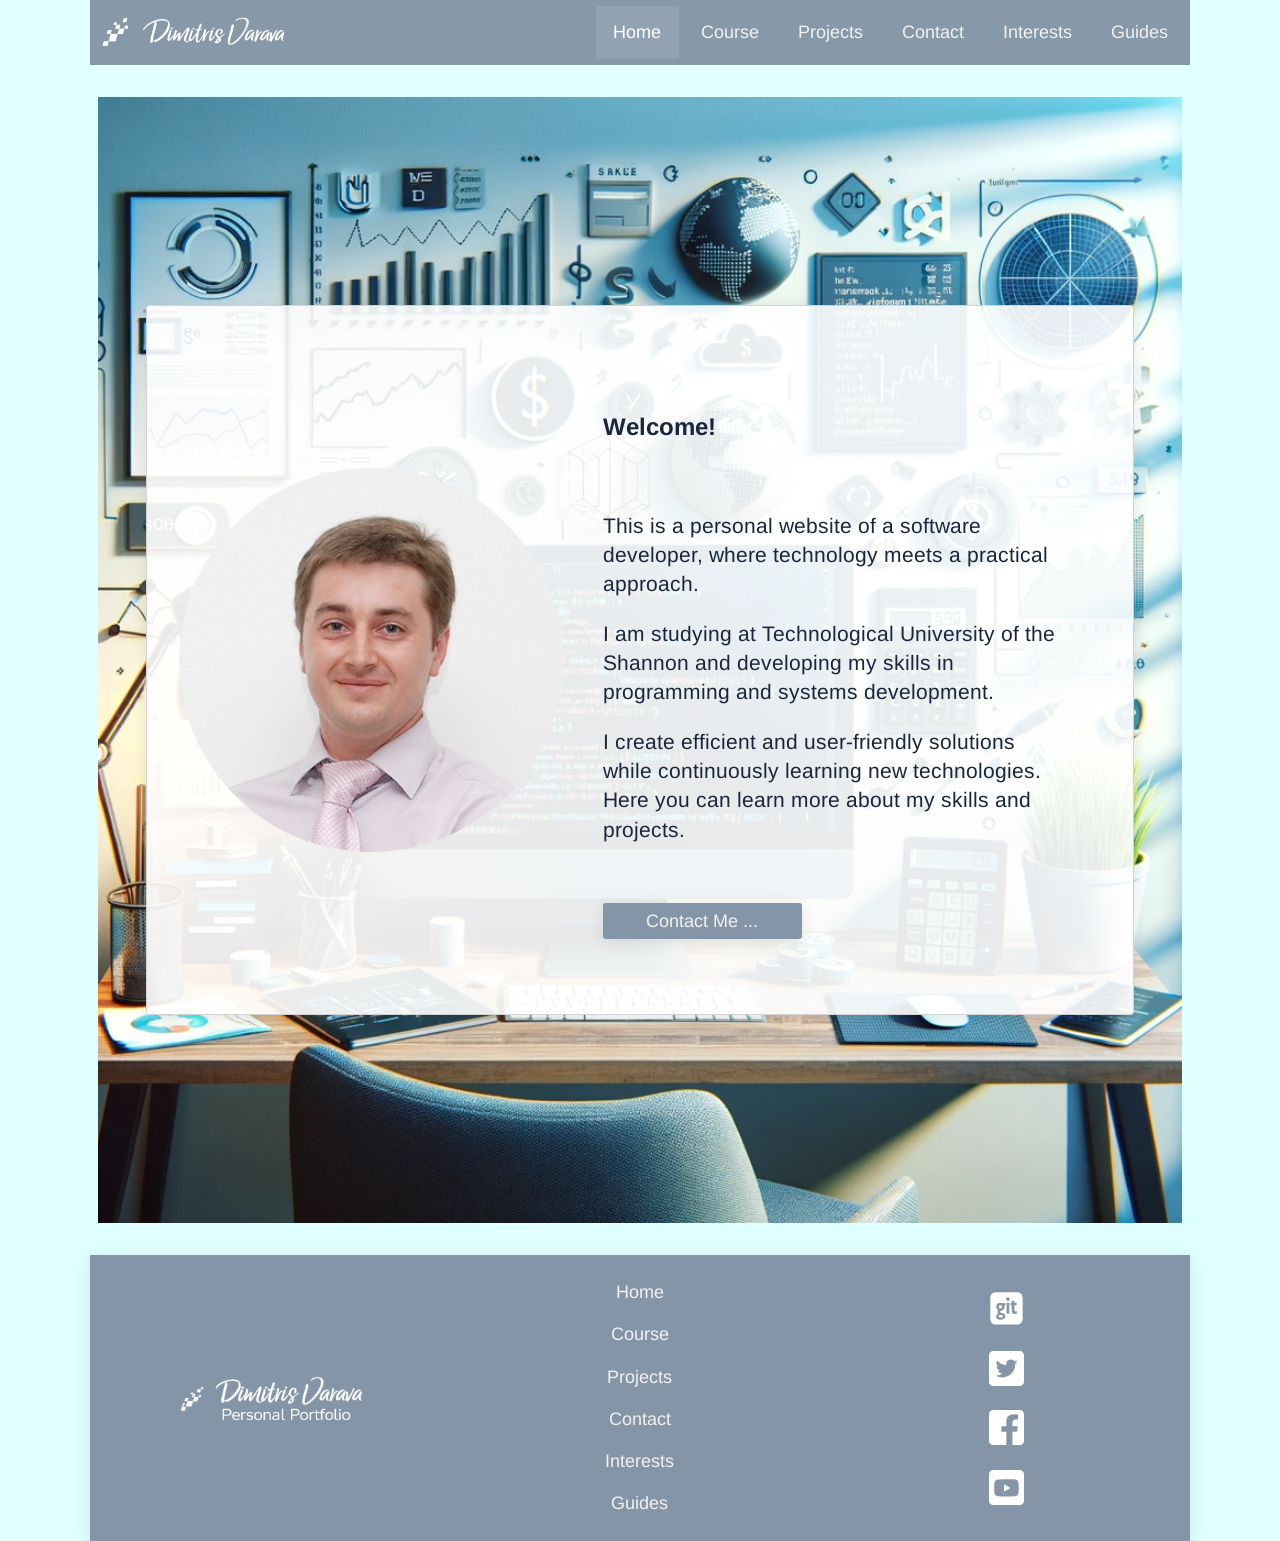
<file: index.html>
<!DOCTYPE html>
<html lang="en">
    <head>
        <meta charset="UTF-8">
        <meta name="viewport" content="width=device-width, initial-scale=1.0">
        <title>Home - Dmytro Varava - Personal project</title>
        <link rel="icon" type="image/x-icon" href="images/favicon.ico">
        <link href="css/style.css" rel="stylesheet">

    </head>

    <body class="main-page">

    <div class="grid-container">
        <header>
            <nav class="topnav" id="topnav">
                
                <div class="topnav-inner">
                    
                    <div class="logo-link">
                        <a href="index.html"><img class="logo" src="images/logo.png" alt="Logo"></a>
                    </div>

                    <div class="nav-links" id="navLinks">
                        <a href="index.html" class="active">Home</a>
                        <a href="course.html">Course</a>
                        <a href="projects.html">Projects</a>
                        <a href="contact.html">Contact</a>
                        <a href="interests.html">Interests</a>
                        <!-- <a href="experience.html">Experience</a> -->
                        <a href="guides.html">Guides</a>
                    </div>

                    <button
                    class="menu-btn"
                    id="menuBtn"
                    type="button"
                    aria-label="Toggle navigation menu"
                    aria-controls="navLinks"
                    aria-expanded="false"
                    >
                    <!-- Inline SVG hamburger icon -->
                    
                    <svg viewBox="0 0 24 24" aria-hidden="true" focusable="false">
                        <path d="M3 6h18M3 12h18M3 18h18" fill="none"
                            stroke="currentColor" stroke-width="2" 
                            stroke-linecap="round"/>
                    </svg>
                    </button>

                </div>
            </nav>
        </header>

        <main class="index-page-container">

            <div class="welcome-container">

                <div class="welcome-left">
                    <img src="images/my-photo.jpg" alt="">
                </div>

                <div class="welcome-right">
                    <h3 class="welcome-title">Welcome!</h3>
                    <br>
                    <p class="welcome-desc">This is a personal website of a software developer, where technology meets a practical approach.</p>
                    
                    <p>I am studying at Technological University of the Shannon and developing my skills in programming and systems development. </p>

                    <p>I create efficient and user-friendly solutions while continuously learning new technologies. Here you can learn more about my skills and projects.</p>
                    <br>
                    <br>
                    <a href="contact.html" class="buttons">Contact Me ... </a>
                </div>
                
            </div>
        </main>

        <footer class="footer-container">
			<div class="logo-box">
				<a href="index.html" ><img class="logo" src="images/new-logo.png" alt="Logo"></a>
			</div>

			<div class="menu-box">
				<a href="index.html">Home</a><br>
                <a href="course.html">Course</a><br>
				<a href="projects.html">Projects</a><br>
                <a href="contact.html">Contact</a><br>
				<a href="interests.html">Interests</a><br>
                <!-- <a href="experience.html">Experience</a> -->
                <a href="guides.html">Guides</a><br>
			</div>

			<div class="icons-box">
                <a href="https://github.com/DimitrisVarava/" target="_blank"><img src="images/github.svg" alt="GitHub Website"></a>
				<a href="https://twitter.com/" target="_blank"><img src="images/twitter.svg" alt="Twitter Website"></a>
                <a href="https://www.facebook.com/" target="_blank"><img src="images/facebook.svg" alt="Facebook Website"></a>
                <!-- <a href="https://www.instagram.com/" target="_blank"><img src="images/instagram.svg" alt="Instagram"></a> -->
                <a href="https://www.youtube.com/" target="_blank"><img src="images/youtube.svg" alt="YouTube Website"></a>
			</div>
		</footer>

    </div>
    
    <!-- Script for Gamburger Menu -->
		<script>
			const topnav = document.getElementById("topnav");
			const menuBtn = document.getElementById("menuBtn");
			
			menuBtn.addEventListener("click", () => { topnav.classList.toggle("is-open");});
		</script>

    </body>

</html>
</file>
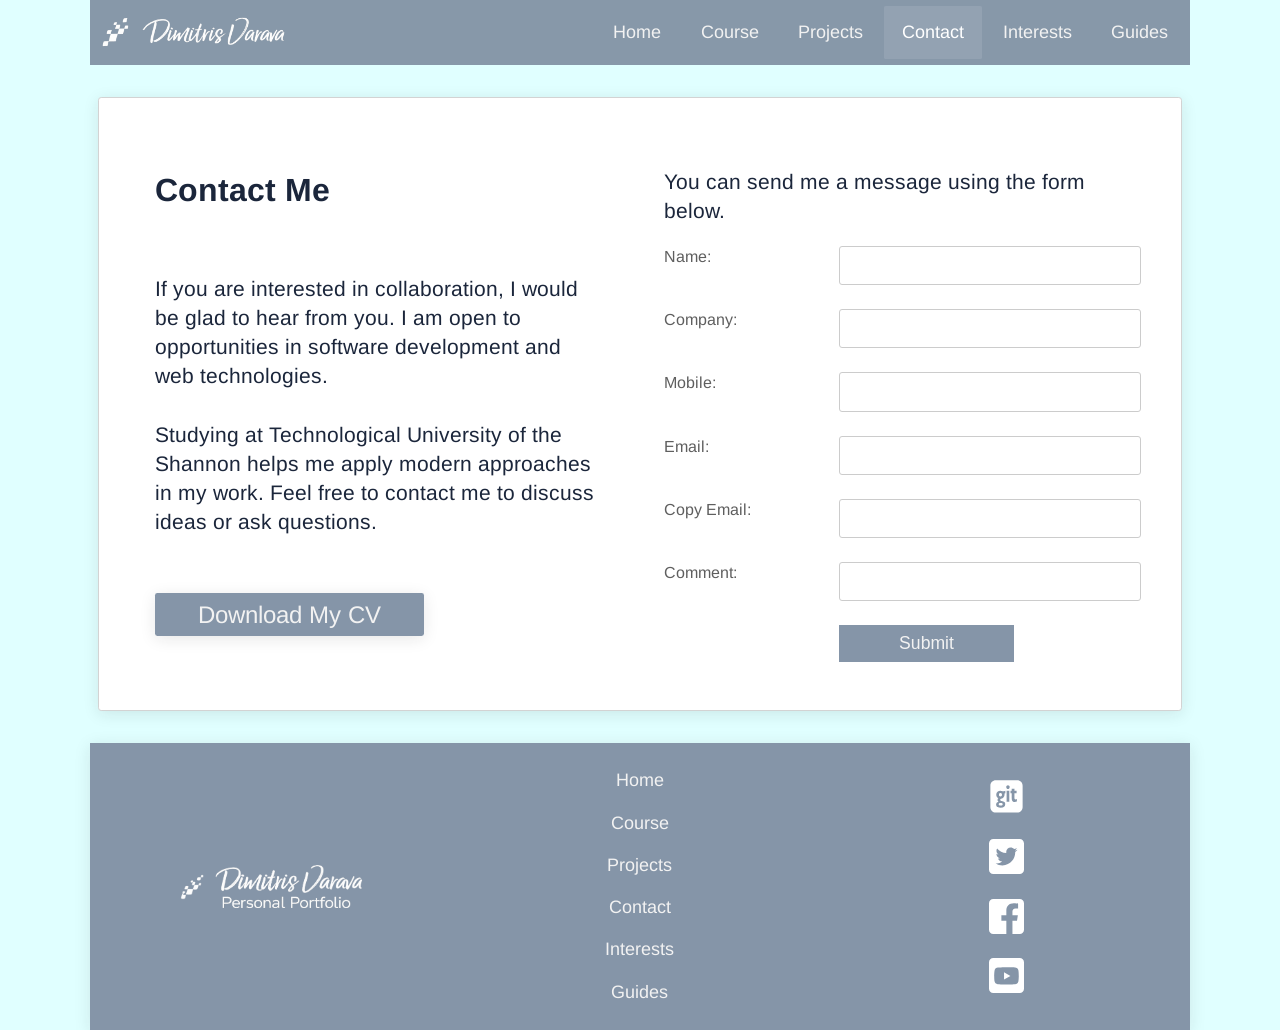
<file: contact.html>
<!DOCTYPE html>
<html lang="en">
    <head>
        <meta charset="UTF-8">
        <meta name="viewport" content="width=device-width, initial-scale=1.0">
        <title>Contact - Dmytro Varava - Personal project</title>
        <link rel="icon" type="image/x-icon" href="/images/favicon.ico">
        <link href="css/style.css" rel="stylesheet">

    </head>

    <body>

    <div class="grid-container">
        <header>
            <nav class="topnav" id="topnav">

                <div class="topnav-inner">

                    <div class="logo-link">
                        <a href="index.html"><img class="logo" src="images/logo.png" alt="Logo"></a>
                    </div>

                    <div class="nav-links" id="navLinks">
                        <a href="index.html" >Home</a>
                        <a href="course.html">Course</a>
                        <a href="projects.html">Projects</a>
						<a href="contact.html" class="active">Contact</a>
                        <a href="interests.html">Interests</a>
						<!-- <a href="experience.html">Experience</a> -->
                        <a href="guides.html">Guides</a>
                    </div>

                    <button
                    class="menu-btn"
                    id="menuBtn"
                    type="button"
                    aria-label="Toggle navigation menu"
                    aria-controls="navLinks"
                    aria-expanded="false"
                    >
                    <!-- Inline SVG hamburger icon -->
                    
                    <svg viewBox="0 0 24 24" aria-hidden="true" focusable="false">
                        <path d="M3 6h18M3 12h18M3 18h18" fill="none"
                            stroke="currentColor" stroke-width="2" 
                            stroke-linecap="round"/>
                    </svg>
                    </button>
                    
                    
                    
                </div>
            </nav>
        </header>

        <main class="contact-page-container">
            
            <div class="contact-page">

                <div class="contact-page-info">
                    <h1>Contact Me</h1>

                    <p> If you are interested in collaboration, I would be glad to hear from you. 
                        I am open to opportunities in software development and web technologies.
                    <br><br>
                        Studying at Technological University of the Shannon helps me apply modern approaches in my work. 
                        Feel free to contact me to discuss ideas or ask questions.</p>

                    <a href="documents/CV_Clean_Example.pdf" target="_blank" rel="noopener noreferrer" class="buttons">Download My CV</a>

                </div>

                <div class="contact-page-form">

					<p>You can send me a message using the form below.</p>
					
                    <form action="https://tusprojects.net/rdwd-contact-response-2026.php" method="POST" class="contact-form">

                        <div class="form-group"><label for="Name">Name: </label> </div>
                            <div class="form-group">
								<input type="text" name="employerName" id="Name" required title="Please, enter your Name"/>
							</div>

                        <div class="form-group"><label for="Company">Company: </label> </div>
                            <div class="form-group">
								<input type="text" name="company" id="Company" required title="Please, enter your Company Name" />
							</div>

                        <div class="form-group"><label for="MobileNo">Mobile: </label> </div>
                            <div class="form-group">
								<input type="tel" name="mobileNo" id="MobileNo" required title="Please, enter your Mobile Number" />
							</div>

                        <div class="form-group"><label for="email">Email: </label> </div>
                            <div class="form-group">
								<input type="email" name="emailAdd1" id="email" required title="Please, enter your Email"/>
							</div>

                        <div class="form-group"><label for="emailCopy">Copy Email: </label> </div>
                            <div class="form-group">
								<input type="email" name="emailAdd2" id="emailCopy" required title="Please, repeat your Email"/>
							</div>

                        <div class="form-group"><label for="comment">Comment: </label> </div>
                            <div class="form-group">
								<input type="textarea" name="query" id="comment" required title="Please, add your Comment in this area" />
							</div>

                        <button type="submit">Submit</button>

                    </form>

                </div>

            </div>
        </main>

        <footer class="footer-container">
			<div class="logo-box">
				<a href="index.html"><img class="logo" src="images/new-logo.png" alt="Logo"></a>
			</div>

			<div class="menu-box">
				<a href="index.html">Home</a><br>
				<a href="course.html">Course</a><br>
				<a href="projects.html">Projects</a><br>
				<a href="contact.html">Contact</a><br>
				<a href="interests.html">Interests</a><br>
				<!-- <a href="experience.html">Experience</a> -->
                <a href="guides.html">Guides</a><br>
			</div>

			<div class="icons-box">
				<a href="https://github.com/DimitrisVarava/" target="_blank"><img src="images/github.svg" alt="GitHub"></a>
				<a href="https://twitter.com/" target="_blank"><img src="images/twitter.svg" alt="Twitter"></a>
                <a href="https://www.facebook.com/" target="_blank"><img src="images/facebook.svg" alt="Facebook"></a>
                <!-- <a href="https://www.instagram.com/" target="_blank"><img src="images/instagram.svg" alt="Instagram"></a> -->
                <a href="https://www.youtube.com/" target="_blank"><img src="images/youtube.svg" alt="YouTube"></a>
			</div>
		</footer>

    </div>
    
    <!-- Script for Gamburger Menu -->
		<script>
			const topnav = document.getElementById("topnav");
			const menuBtn = document.getElementById("menuBtn");
			
			menuBtn.addEventListener("click", () => { topnav.classList.toggle("is-open");});
		</script>

    </body>

</html>
</file>
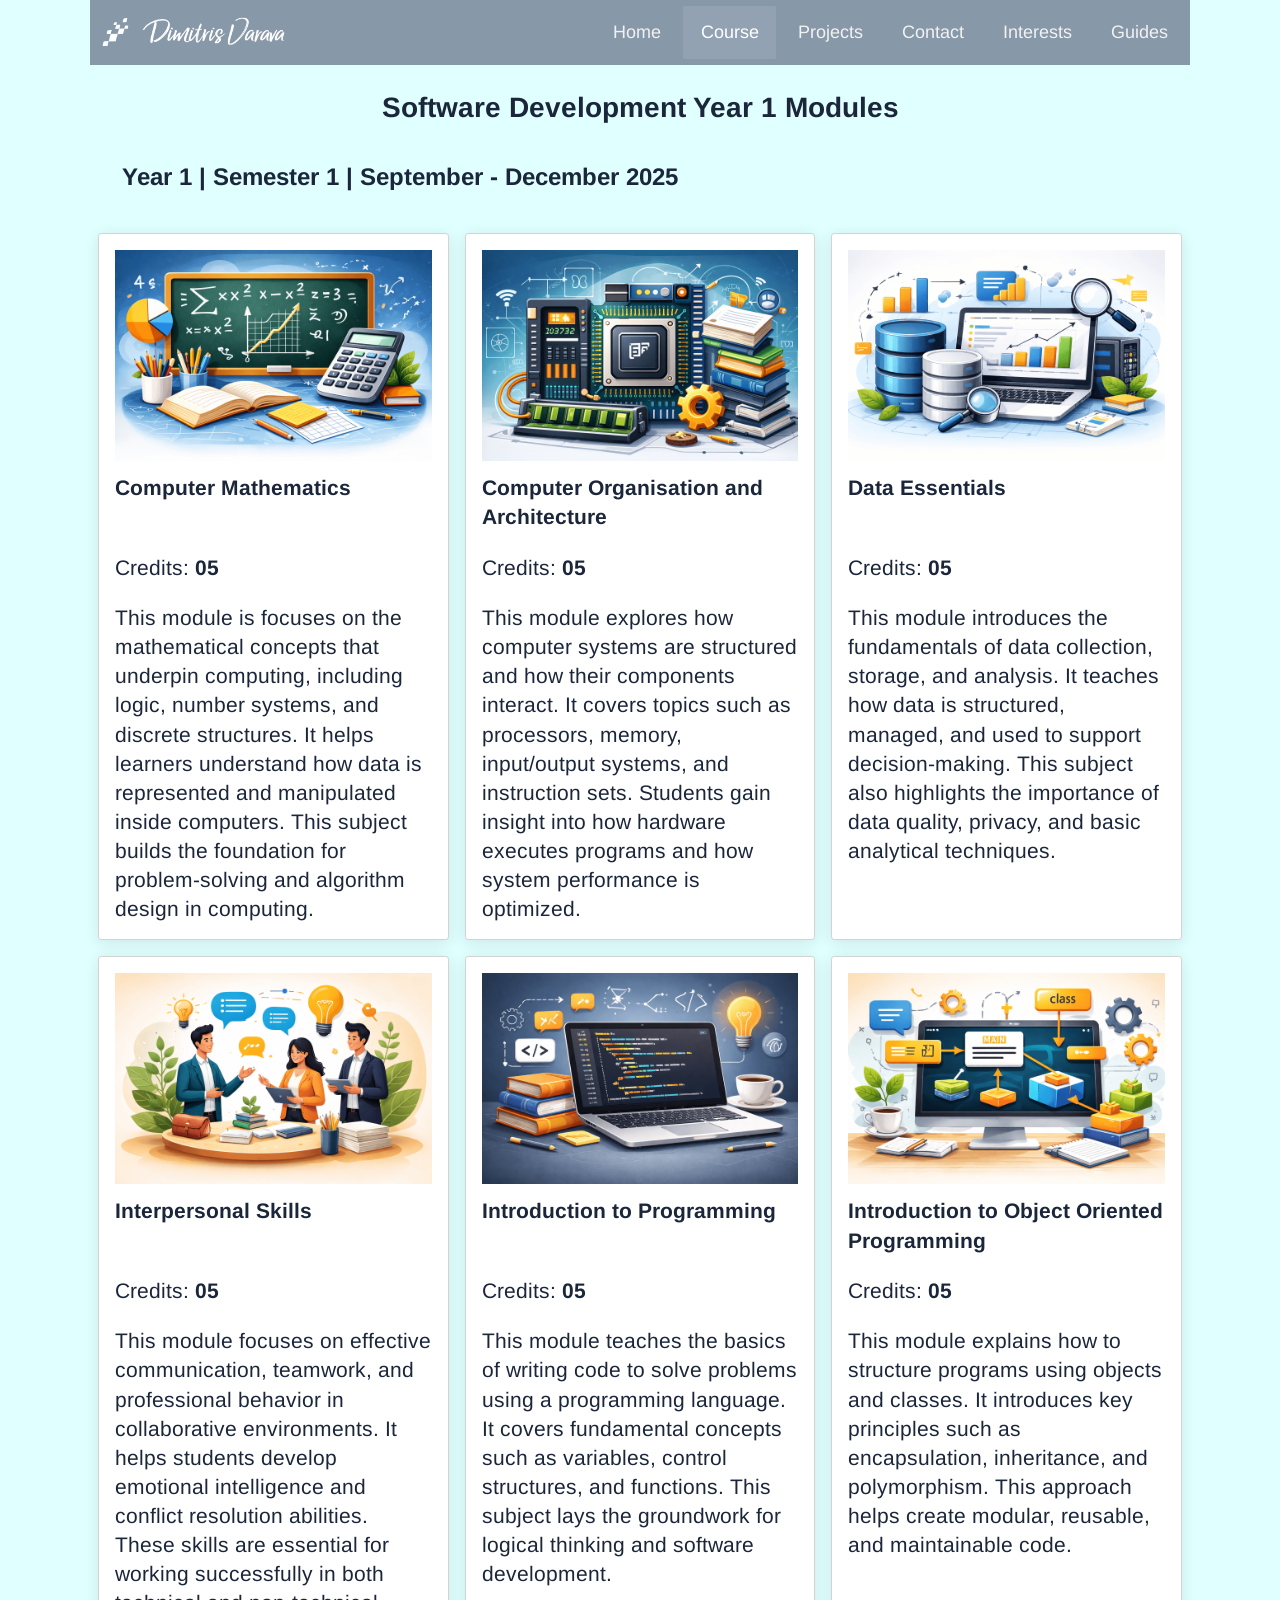
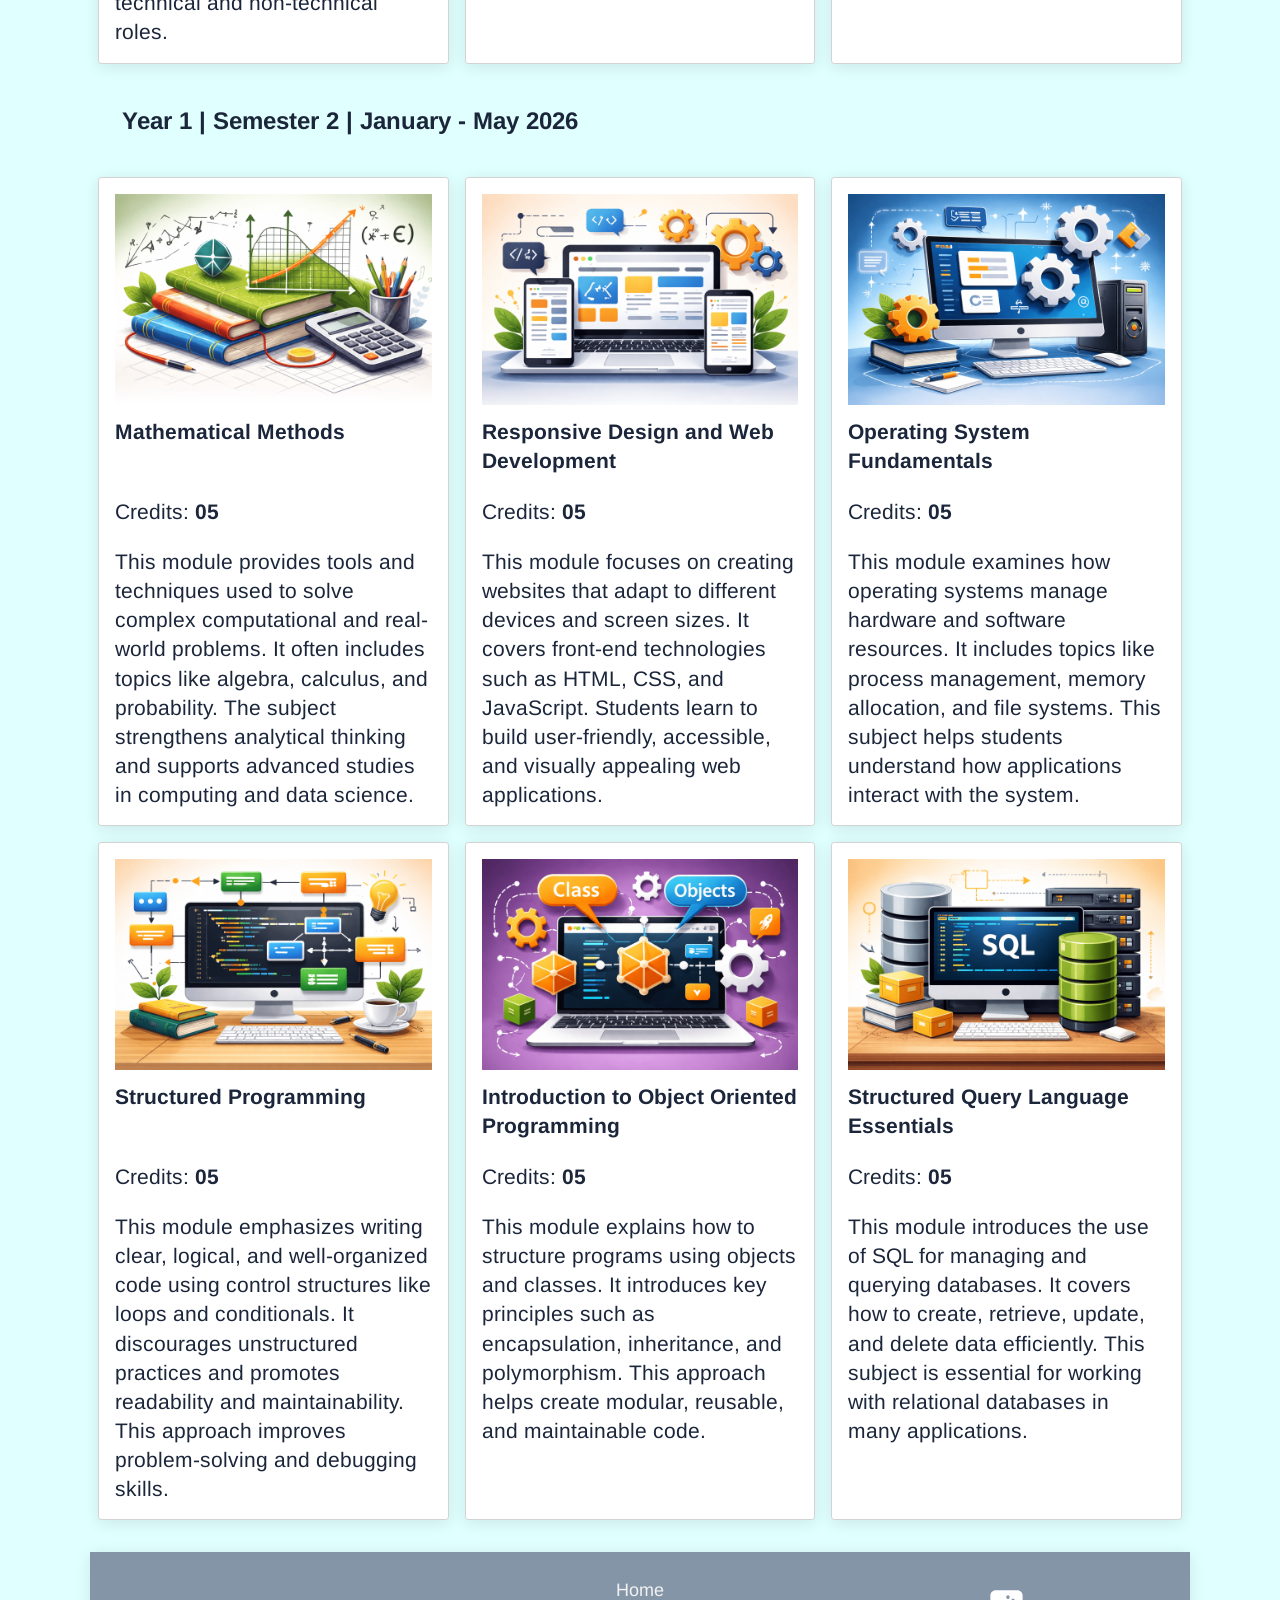
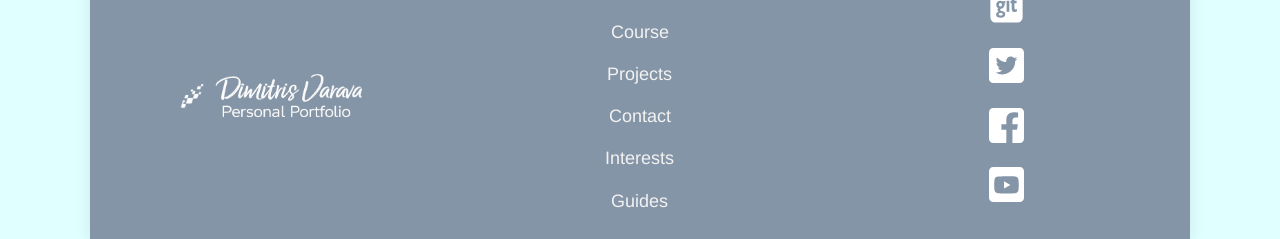
<file: course.html>
<!DOCTYPE html>
<html lang="en">
    <head>
        <meta charset="UTF-8">
        <meta name="viewport" content="width=device-width, initial-scale=1.0">
        <title>Course - Dmytro Varava - Personal project</title>
		<link rel="icon" type="image/x-icon" href="/images/favicon.ico">
        <link href="css/style.css" rel="stylesheet">
    </head>

    <body>

    <div class="grid-container">
		<header>
			<nav class="topnav" id="topnav">

				<div class="topnav-inner">

					<div class="logo-link">
						<a href="index.html"><img class="logo" src="images/logo.png" alt="Logo"></a>
					</div>

					<div class="nav-links" id="navLinks">
						<a href="index.html">Home</a>
						<a href="course.html"class="active">Course</a>
						<a href="projects.html">Projects</a>
						<a href="contact.html">Contact</a>
						<a href="interests.html">Interests</a>
						<!-- <a href="experience.html">Experience</a> -->
                        <a href="guides.html">Guides</a>
					</div>

					<button
					class="menu-btn"
					id="menuBtn"
					type="button"
					aria-label="Toggle navigation menu"
					aria-controls="navLinks"
					aria-expanded="false"
					>
					<!-- Inline SVG hamburger icon -->
					
					<svg viewBox="0 0 24 24" aria-hidden="true" focusable="false">
						<path d="M3 6h18M3 12h18M3 18h18" fill="none"
							stroke="currentColor" stroke-width="2" 
							stroke-linecap="round"/>
					</svg>
					</button>

				</div>
			</nav>
		</header>
    
		<main class="course-page-container">
			
			<h2 class="page-title">Software Development Year 1 Modules</h2>

			<!-- Semester 1 -->
		
			<h3 class="semester-title">Year 1  |  Semester 1  |  September - December 2025</h3>
			
		<div class="module-card-template">
			<div class="module-card">
				<img src="images/modules-images/Computer-Mathematics.png" alt="">
					<h3 class="module-title">Computer Mathematics</h3>
				<p>Credits: <strong>05</strong></p>
				<p class="module-desc">
					This module is focuses on the mathematical concepts that underpin computing, including logic, number systems, and discrete structures. 
					It helps learners understand how data is represented and manipulated inside computers. 
					This subject builds the foundation for problem-solving and algorithm design in computing.
				</p>
			</div>

			<div class="module-card">
				<img src="images/modules-images/Computer-Organisation-and-Architecture.png" alt="">
					<h3 class="module-title">Computer Organisation and Architecture</h3>
				<p>Credits: <strong>05</strong></p>
				<p class="module-desc">
					This module explores how computer systems are structured and how their components interact. 
					It covers topics such as processors, memory, input/output systems, and instruction sets. 
					Students gain insight into how hardware executes programs and how system performance is optimized.
				</p>
			</div>
			
			<div class="module-card">
				<img src="images/modules-images/Data-Essential.png" alt="">
					<h3 class="module-title">Data Essentials</h3>
				<p>Credits: <strong>05</strong></p>
				<p class="module-desc">
					This module introduces the fundamentals of data collection, storage, and analysis. 
					It teaches how data is structured, managed, and used to support decision-making. 
					This subject also highlights the importance of data quality, privacy, and basic analytical techniques.
				</p>
			</div>
			
			<div class="module-card">
				<img src="images/modules-images/Interpersonal-Skills.png" alt="">
					<h3 class="module-title">Interpersonal Skills</h3>
				<p>Credits: <strong>05</strong></p>
				<p class="module-desc">
					This module focuses on effective communication, teamwork, and professional behavior in collaborative environments. 
					It helps students develop emotional intelligence and conflict resolution abilities. 
					These skills are essential for working successfully in both technical and non-technical roles.
				</p>
			</div>
			
			<div class="module-card">
				<img src="images/modules-images/Introduction-To-Programming.png" alt="">
					<h3 class="module-title">Introduction to Programming</h3>
				<p>Credits: <strong>05</strong></p>
				<p class="module-desc">
					This module teaches the basics of writing code to solve problems using a programming language. 
					It covers fundamental concepts such as variables, control structures, and functions. 
					This subject lays the groundwork for logical thinking and software development.
				</p>
			</div>
			
			<div class="module-card">
				<img src="images/modules-images/Introduction-to-Object-Oriented-Programming.png" alt="">
					<h3 class="module-title">Introduction to Object Oriented Programming</h3>
				<p>Credits: <strong>05</strong></p>
				<p class="module-desc">
					This module explains how to structure programs using objects and classes. 
					It introduces key principles such as encapsulation, inheritance, and polymorphism. 
					This approach helps create modular, reusable, and maintainable code.
				</p>
			</div>
		</div>
			
			<!-- Semester 2 -->
			
			<h3 class="semester-title">Year 1  |  Semester 2  |  January - May 2026</h3>
			
			<div class="module-card-template">
			
			<div class="module-card">
				<img src="images/modules-images/Mathematical-Methods.png" alt="">
					<h3 class="module-title">Mathematical Methods</h3>
				<p>Credits: <strong>05</strong></p>
				<p class="module-desc">
					This module provides tools and techniques used to solve complex computational and real-world problems. 
					It often includes topics like algebra, calculus, and probability. 
					The subject strengthens analytical thinking and supports advanced studies in computing and data science.
				</p>
			</div>
		
			<div class="module-card">
				<img src="images/modules-images/Responsive-Design-and-Web-Development.png" alt="">
					<h3 class="module-title">Responsive Design and Web Development</h3>
				<p>Credits: <strong>05</strong></p>
				<p class="module-desc">
					This module focuses on creating websites that adapt to different devices and screen sizes. 
					It covers front-end technologies such as HTML, CSS, and JavaScript. 
					Students learn to build user-friendly, accessible, and visually appealing web applications.
				</p>
			</div>
			
			<div class="module-card">
				<img src="images/modules-images/Operating-System-Fundamentals.png" alt="">
				<h3 class="module-title">Operating System Fundamentals</h3>
				<p>Credits: <strong>05</strong></p>
				<p class="module-desc">
					This module examines how operating systems manage hardware and software resources. 
					It includes topics like process management, memory allocation, and file systems. 
					This subject helps students understand how applications interact with the system.
			</div>
			
			<div class="module-card">
				<img src="images/modules-images/Structured-Programming.png" alt="">
					<h3 class="module-title">Structured Programming</h3>
				<p>Credits: <strong>05</strong></p>
				<p class="module-desc">
					This module emphasizes writing clear, logical, and well-organized code using control structures like loops and conditionals. 
					It discourages unstructured practices and promotes readability and maintainability. 
					This approach improves problem-solving and debugging skills.
				</p>
			</div>
			
			<div class="module-card">
				<img src="images/modules-images/Object-Oriented-Programming.png" alt="">
					<h3 class="module-title">Introduction to Object Oriented Programming</h3>
				<p>Credits: <strong>05</strong></p>
				<p class="module-desc">
					This module explains how to structure programs using objects and classes. 
					It introduces key principles such as encapsulation, inheritance, and polymorphism. 
					This approach helps create modular, reusable, and maintainable code.
				</p>
			</div>
			
			<div class="module-card">
				<img src="images/modules-images/Structured-Query-Language-Essentials.png" alt="">
					<h3 class="module-title">Structured Query Language Essentials</h3>
				<p>Credits: <strong>05</strong></p>
				<p class="module-desc">
					This module introduces the use of SQL for managing and querying databases. 
					It covers how to create, retrieve, update, and delete data efficiently. 
					This subject is essential for working with relational databases in many applications.
				</p>
			</div>
		</div>
		</main>	
	

		<footer class="footer-container">
			<div class="logo-box">
				<a href="index.html" ><img class="logo" src="images/new-logo.png" alt="Logo"></a>
			</div>

			<div class="menu-box">
				<a href="index.html">Home</a><br>
				<a href="course.html">Course</a><br>
				<a href="projects.html">Projects</a><br>
				<a href="contact.html">Contact</a><br>
				<a href="interests.html">Interests</a><br>
				<!-- <a href="experience.html">Experience</a> -->
                <a href="guides.html">Guides</a><br>
			</div>

			<div class="icons-box">
				<a href="https://github.com/DimitrisVarava/" target="_blank"><img src="images/github.svg" alt="GitHub"></a>
				<a href="https://twitter.com/" target="_blank"><img src="images/twitter.svg" alt="Twitter"></a>
                <a href="https://www.facebook.com/" target="_blank"><img src="images/facebook.svg" alt="Facebook"></a>
                <!-- <a href="https://www.instagram.com/" target="_blank"><img src="images/instagram.svg" alt="Instagram"></a> -->
                <a href="https://www.youtube.com/" target="_blank"><img src="images/youtube.svg" alt="YouTube"></a>
			</div>
		</footer>

    </div>

    <!-- Script for Gamburger Menu -->
		<script>
			const topnav = document.getElementById("topnav");
			const menuBtn = document.getElementById("menuBtn");
			
			menuBtn.addEventListener("click", () => { topnav.classList.toggle("is-open");});
		</script>

    </body>

</html>
</file>
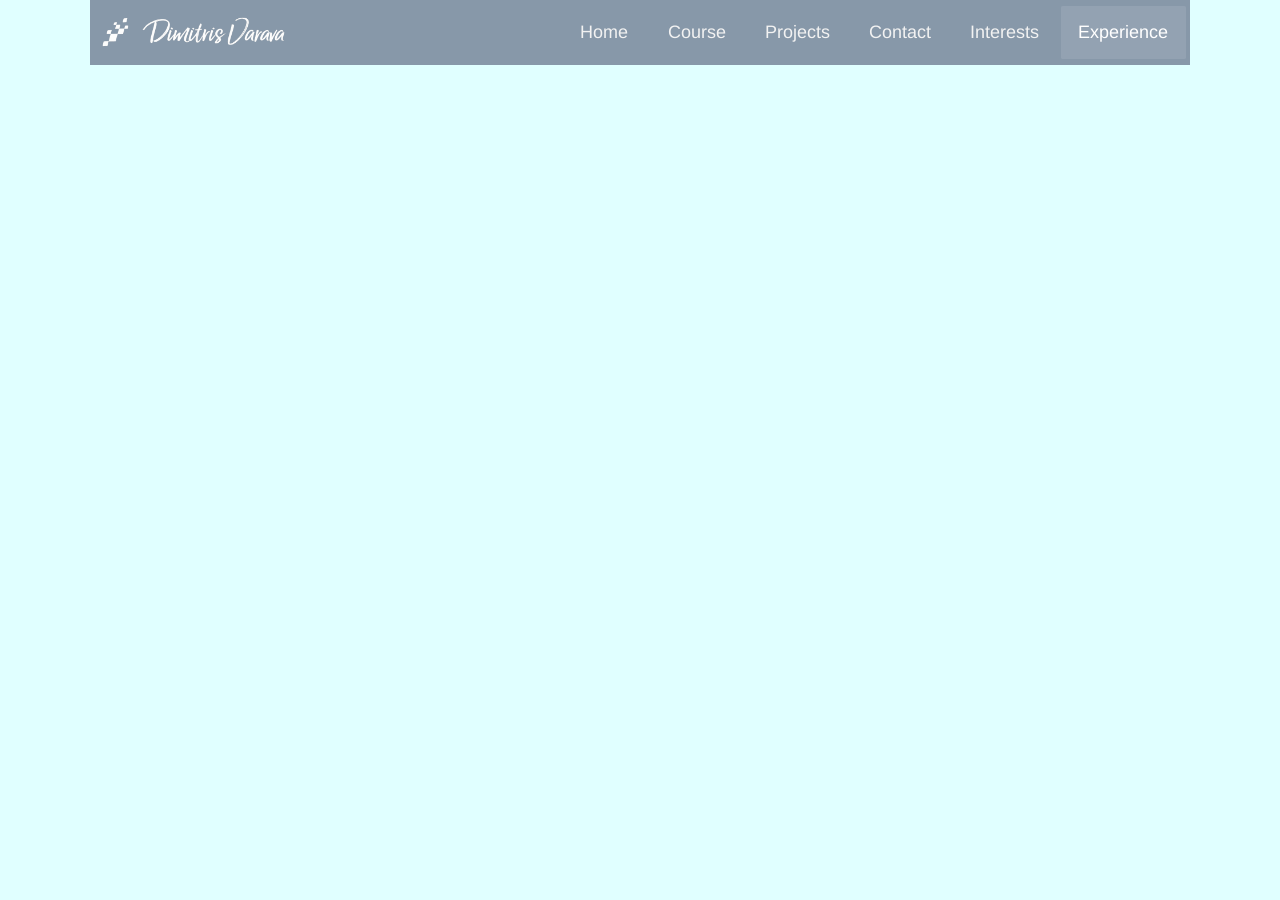
<file: experience.html>
<!DOCTYPE html>
<html lang="en">
    <head>
        <meta charset="UTF-8">
        <meta name="viewport" content="width=device-width, initial-scale=1.0">
        <title>Experience - Dmytro Varava - Personal project</title>
        <link rel="icon" type="image/x-icon" href="/images/favicon.ico">
        <link href="css/style.css" rel="stylesheet">

    </head>

    <body>

    <div class="grid-container">
        <header>
            <nav class="topnav" id="topnav">

                <div class="topnav-inner">

                    <div class="logo-link">
                        <img class="logo" src="images/logo.png" alt="Logo">
                    </div>

                    <div class="nav-links" id="navLinks">
                        <a href="index.html" >Home</a>
                        <a href="course.html">Course</a>
                        <a href="projects">Projects</a>
						<a href="contact.html">Contact</a>
                        <a href="interests.html">Interests</a>
						<a href="experience.html"class="active">Experience</a>
                    </div>

                    <button
                    class="menu-btn"
                    id="menuBtn"
                    type="button"
                    aria-label="Toggle navigation menu"
                    aria-controls="navLinks"
                    aria-expanded="false"
                    >
                    <!-- Inline SVG hamburger icon -->
                    
                    <svg viewBox="0 0 24 24" aria-hidden="true" focusable="false">
                        <path d="M3 6h18M3 12h18M3 18h18" fill="none"
                            stroke="currentColor" stroke-width="2" 
                            stroke-linecap="round"/>
                    </svg>
                    </button>
                    
                    
                    
                </div>
            </nav>
        </header>

        <main>


        </main>

        <!-- <footer class="footer-container">
			<div class="logo-box">
				<a href="index.html" ><img class="logo" src="images/new-logo.png" alt="Logo"></a>
			</div>

			<div class="menu-box">
				<a href="index.html">Home</a><br>
                <a href="course.html">Course</a><br>
				<a href="projects.html">Projects</a><br>
                <a href="contact.html">Contact</a><br>
				<a href="interests.html">Interests</a><br>
                <a href="experience.html">Experience</a><br>
			</div>

			<div class="icons-box">
                <a href="https://github.com/DimitrisVarava/" target="_blank"><img src="images/github.svg" alt="GitHub"></a>
				<a href="https://twitter.com/" target="_blank"><img src="images/twitter.svg" alt="Twitter"></a>
                <a href="https://www.facebook.com/" target="_blank"><img src="images/facebook.svg" alt="Facebook"></a> -->
                <!-- <a href="https://www.instagram.com/" target="_blank"><img src="images/instagram.svg" alt="Instagram"></a> -->
                <!-- <a href="https://www.youtube.com/" target="_blank"><img src="images/youtube.svg" alt="YouTube"></a>
			</div>
		</footer>  -->


    </div>
    
    <!-- Script for Gamburger Menu -->
		<script>
			const topnav = document.getElementById("topnav");
			const menuBtn = document.getElementById("menuBtn");
			
			menuBtn.addEventListener("click", () => { topnav.classList.toggle("is-open");});
		</script>

    </body>

</html>
</file>
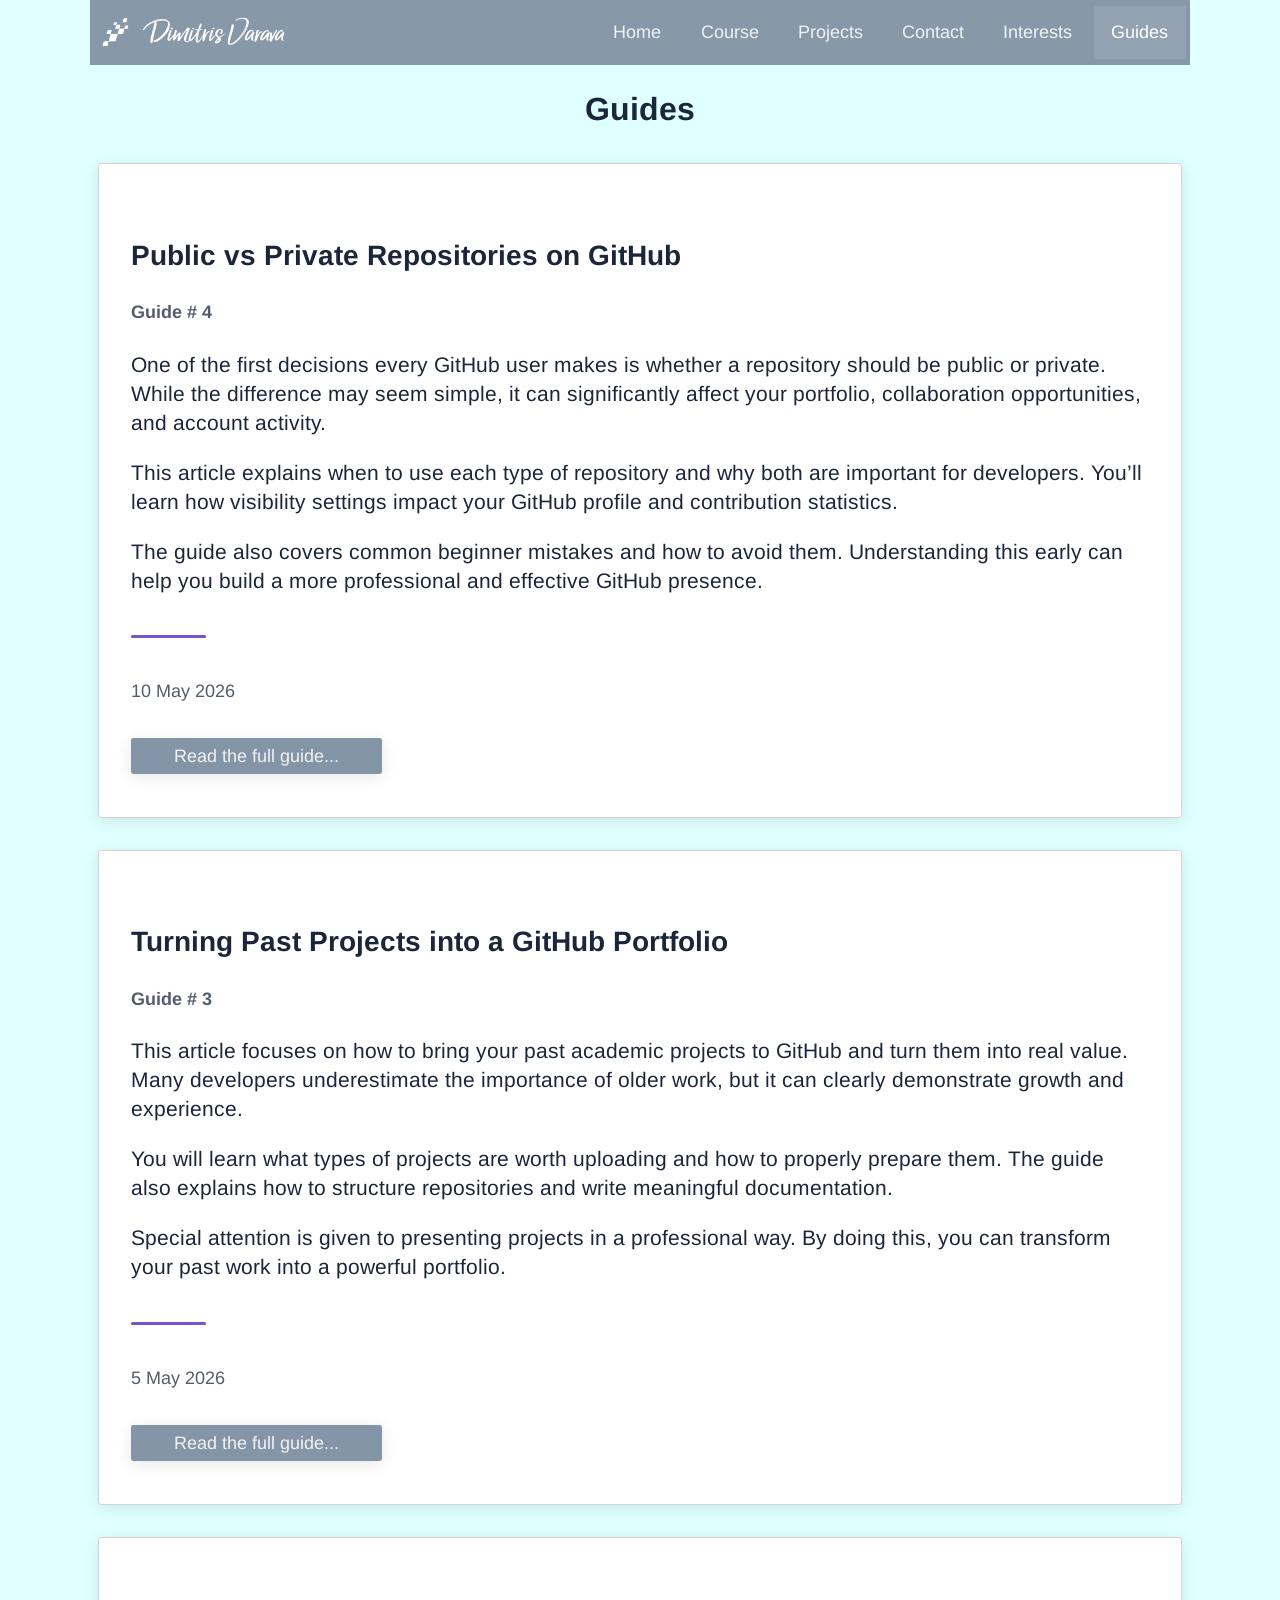
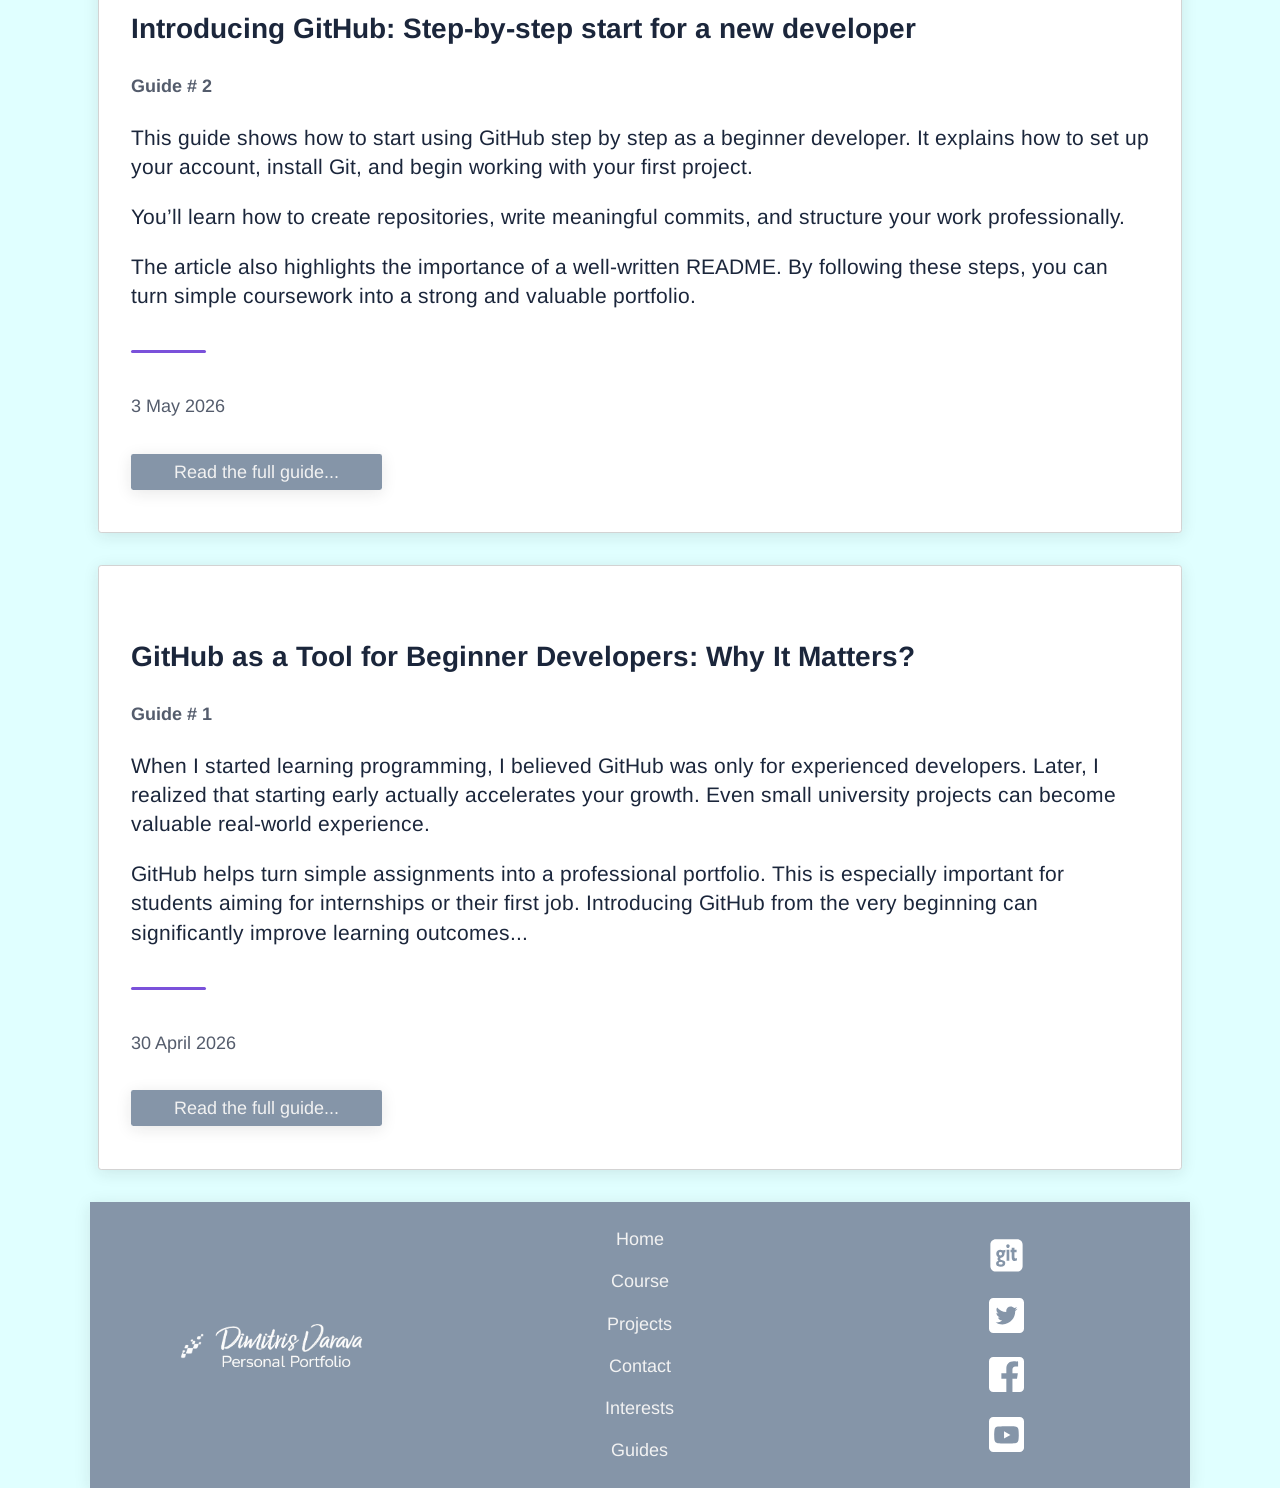
<file: guides.html>
<!DOCTYPE html>
<html lang="en">
    <head>
        <meta charset="UTF-8">
        <meta name="viewport" content="width=device-width, initial-scale=1.0">
        <title>Experience - Dmytro Varava - Personal project</title>
        <link rel="icon" type="image/x-icon" href="/images/favicon.ico">
        <link href="css/style.css" rel="stylesheet">

    </head>

    <body>

    <div class="grid-container">
        <header>
            <nav class="topnav" id="topnav">

                <div class="topnav-inner">

                    <div class="logo-link">
                        <a href="index.html"><img class="logo" src="images/logo.png" alt="Logo"></a>
                    </div>

                    <div class="nav-links" id="navLinks">
                        <a href="index.html" >Home</a>
                        <a href="course.html">Course</a>
                        <a href="projects.html">Projects</a>
						<a href="contact.html">Contact</a>
                        <a href="interests.html">Interests</a>
						<!-- <a href="experience.html">Experience</a> -->
                        <a href="guides.html" class="active">Guides</a>
                    </div>

                    <button
                    class="menu-btn"
                    id="menuBtn"
                    type="button"
                    aria-label="Toggle navigation menu"
                    aria-controls="navLinks"
                    aria-expanded="false"
                    >
                    <!-- Inline SVG hamburger icon -->
                    
                    <svg viewBox="0 0 24 24" aria-hidden="true" focusable="false">
                        <path d="M3 6h18M3 12h18M3 18h18" fill="none"
                            stroke="currentColor" stroke-width="2" 
                            stroke-linecap="round"/>
                    </svg>
                    </button>
                    
                </div>
            </nav>
        </header>

        <main class="guides-page-container">
            <h1 class="page-title">Guides</h1>

                                <!-- Guide 4 - About GitHub -->

            <div class="guides-container">
                <!-- <div class="">
                    <img src="#" alt="">
                </div> -->

                <div class="guides-intriduction">
                    <h2 class="guides-title">Public vs Private Repositories on GitHub</h2>
                    <h4>Guide # 4</h4>
                    <p class="guides-desc">One of the first decisions every GitHub user makes is whether a repository 
                        should be public or private. While the difference may seem simple, it can significantly 
                        affect your portfolio, collaboration opportunities, and account activity.</p>
                        
                    <p>This article explains when to use each type of repository and why both are important for developers. 
                        You’ll learn how visibility settings impact your GitHub profile and contribution statistics.</p>
                    
                    <p>The guide also covers common beginner mistakes and how to avoid them. Understanding this early 
                        can help you build a more professional and effective GitHub presence.</p>

                    <!-- <p>Publication: 30.04.2026</p> -->

                    <div class="section-divider-accent"></div>

                    <p class="meta">10 May 2026</p>

                    <br>

                    <a href="guides/public-vs-private-repositories-on-github.html" class="buttons">Read the full guide...</a>
                </div>
            </div>

                    <!-- Guide 3 - About GitHub -->

            <div class="guides-container">
                <!-- <div class="">
                    <img src="#" alt="">
                </div> -->

                <div class="guides-intriduction">
                    <h2 class="guides-title">Turning Past Projects into a GitHub Portfolio</h2>
                    <h4>Guide # 3</h4>
                    <p class="guides-desc">This article focuses on how to bring your past academic projects to GitHub and turn them into real value. 
                        Many developers underestimate the importance of older work, but it can clearly demonstrate growth and experience.</p>
                        
                    <p>You will learn what types of projects are worth uploading and how to properly prepare them. 
                        The guide also explains how to structure repositories and write meaningful documentation. </p>
                    
                    <p>Special attention is given to presenting projects in a professional way. 
                        By doing this, you can transform your past work into a powerful portfolio.</p>

                    <!-- <p>Publication: 30.04.2026</p> -->

                    <div class="section-divider-accent"></div>

                    <p class="meta">5 May 2026</p>

                    <br>

                    <a href="guides/turning-past-projects-into-a-github-portfolio.html" class="buttons">Read the full guide...</a>
                </div>
            </div>

                    <!-- Guide 2 - About GitHub -->

            <div class="guides-container">
                <!-- <div class="">
                    <img src="#" alt="">
                </div> -->

                <div class="guides-intriduction">
                    <h2 class="guides-title">Introducing GitHub: Step-by-step start for a new developer</h2>
                    <h4>Guide # 2</h4>
                    <p class="guides-desc">This guide shows how to start using GitHub step by step as a beginner developer. 
                        It explains how to set up your account, install Git, and begin working with your first project.</p>
                        
                    <p>You’ll learn how to create repositories, write meaningful commits, and structure your work professionally. </p>
                    
                    <p>The article also highlights the importance of a well-written README.
                        By following these steps, you can turn simple coursework into a strong and valuable portfolio.</p>

                    <!-- <p>Publication: 30.04.2026</p> -->

                    <div class="section-divider-accent"></div>

                    <p class="meta">3 May 2026</p>

                    <br>

                    <a href="guides/step-by-step-github-guide-for-a-new-developer.html" class="buttons">Read the full guide...</a>
                </div>
            </div>

                    <!-- Guide 1 - About GitHub -->

            <div class="guides-container">
                <!-- <div class="">
                    <img src="#" alt="">
                </div> -->

                <div class="guides-intriduction">
                    <h2 class="guides-title">GitHub as a Tool for Beginner Developers: Why It Matters?</h2>
                    <h4>Guide # 1</h4>
                    <p class="guides-desc">When I started learning programming, I believed GitHub was only for experienced developers. 
                        Later, I realized that starting early actually accelerates your growth. 
                        Even small university projects can become valuable real-world experience.</p>
                    
                    <p>GitHub helps turn simple assignments into a professional portfolio. 
                        This is especially important for students aiming for internships or their first job. 
                        Introducing GitHub from the very beginning can significantly improve learning outcomes...</p>

                    <!-- <p>Publication: 30.04.2026</p> -->

                    <div class="section-divider-accent"></div>

                    <p class="meta">30 April 2026</p>

                    <br>

                    <a href="guides/github-for-beginner-developers.html" class="buttons">Read the full guide...</a>
                </div>
            </div>

        </main>

        <footer class="footer-container">
			<div class="logo-box">
				<a href="index.html"><img class="logo" src="images/new-logo.png" alt="Logo"></a>
			</div>

			<div class="menu-box">
				<a href="index.html">Home</a><br>
                <a href="course.html">Course</a><br>
				<a href="projects.html">Projects</a><br>
                <a href="contact.html">Contact</a><br>
				<a href="interests.html">Interests</a><br>
                <!-- <a href="experience.html">Experience</a> -->
                <a href="guides.html">Guides</a><br>
			</div>

			<div class="icons-box">
                <a href="https://github.com/DimitrisVarava/" target="_blank"><img src="images/github.svg" alt="GitHub"></a>
				<a href="https://twitter.com/" target="_blank"><img src="images/twitter.svg" alt="Twitter"></a>
                <a href="https://www.facebook.com/" target="_blank"><img src="images/facebook.svg" alt="Facebook"></a>
                <!-- <a href="https://www.instagram.com/" target="_blank"><img src="images/instagram.svg" alt="Instagram"></a> -->
                <a href="https://www.youtube.com/" target="_blank"><img src="images/youtube.svg" alt="YouTube"></a>
			</div>
		</footer>


    </div>
    
    <!-- Script for Gamburger Menu -->
		<script>
			const topnav = document.getElementById("topnav");
			const menuBtn = document.getElementById("menuBtn");
			
			menuBtn.addEventListener("click", () => { topnav.classList.toggle("is-open");});
		</script>

    </body>

</html>
</file>
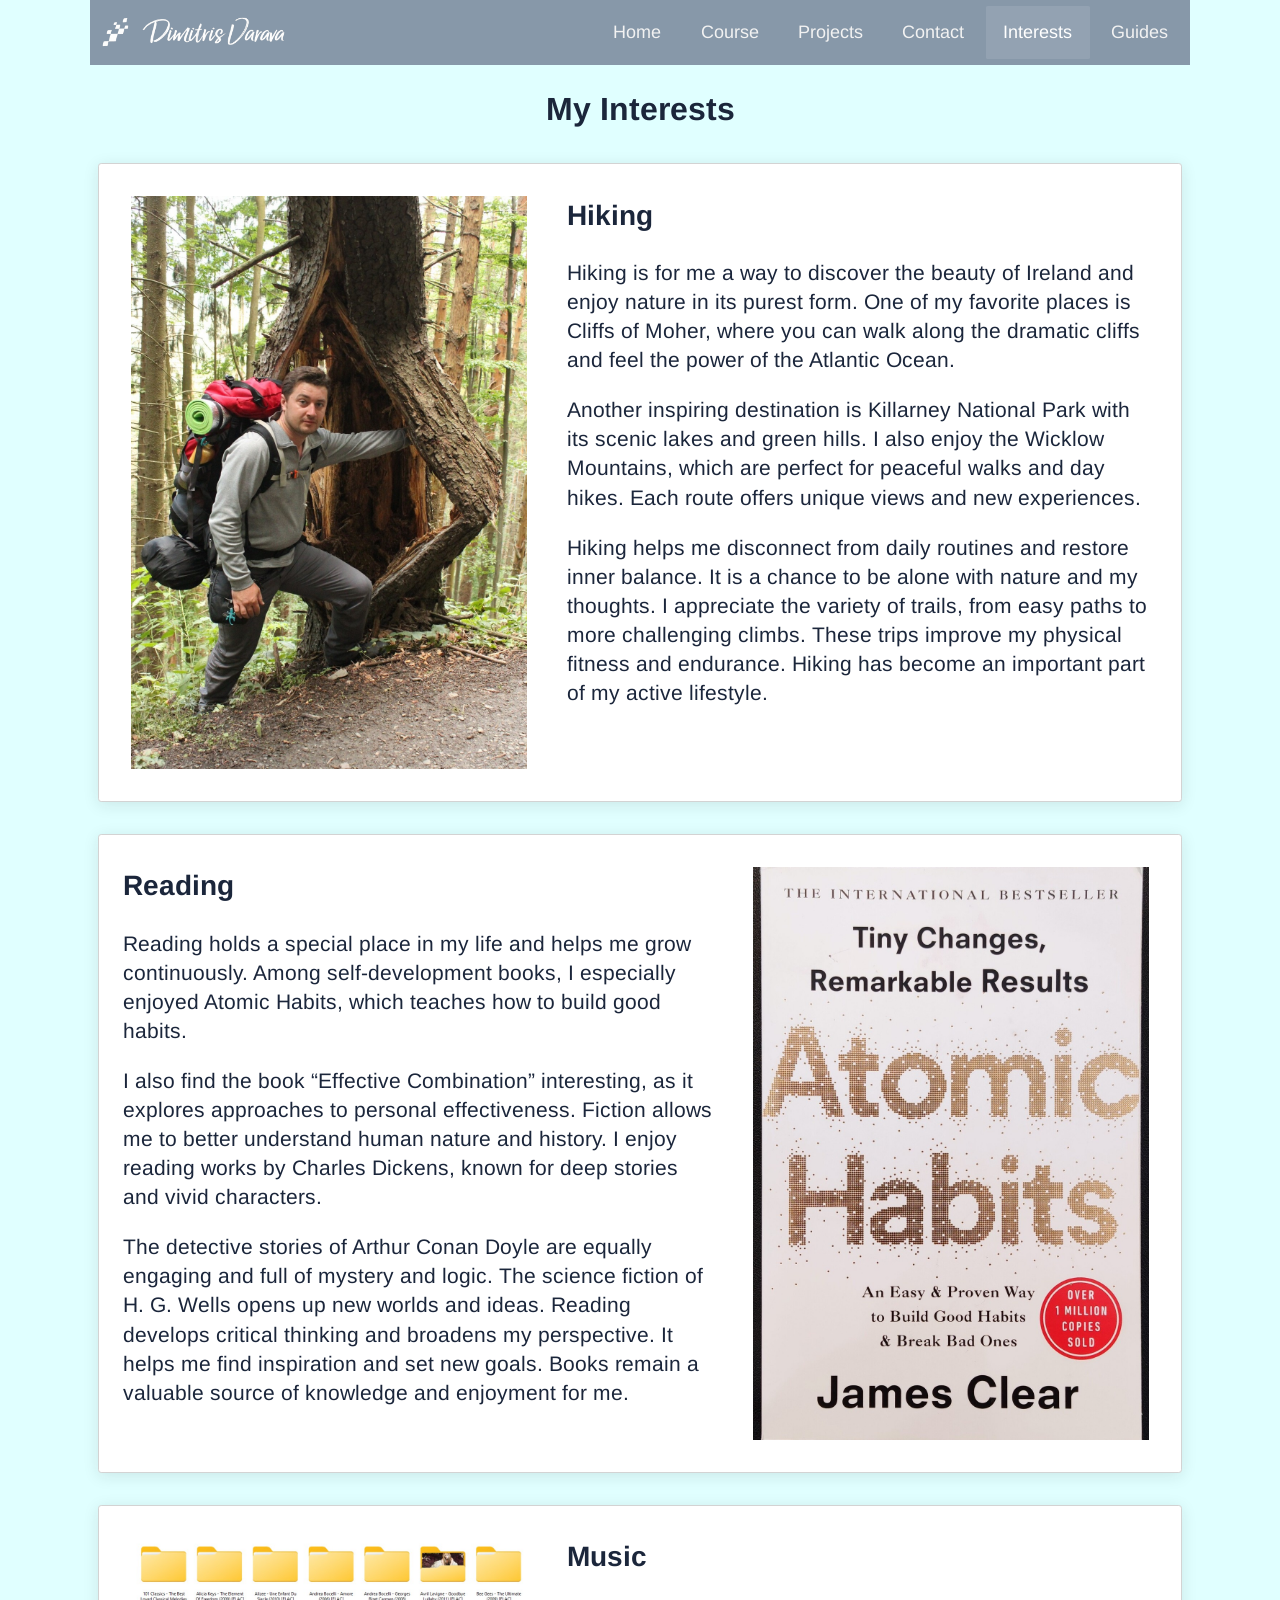
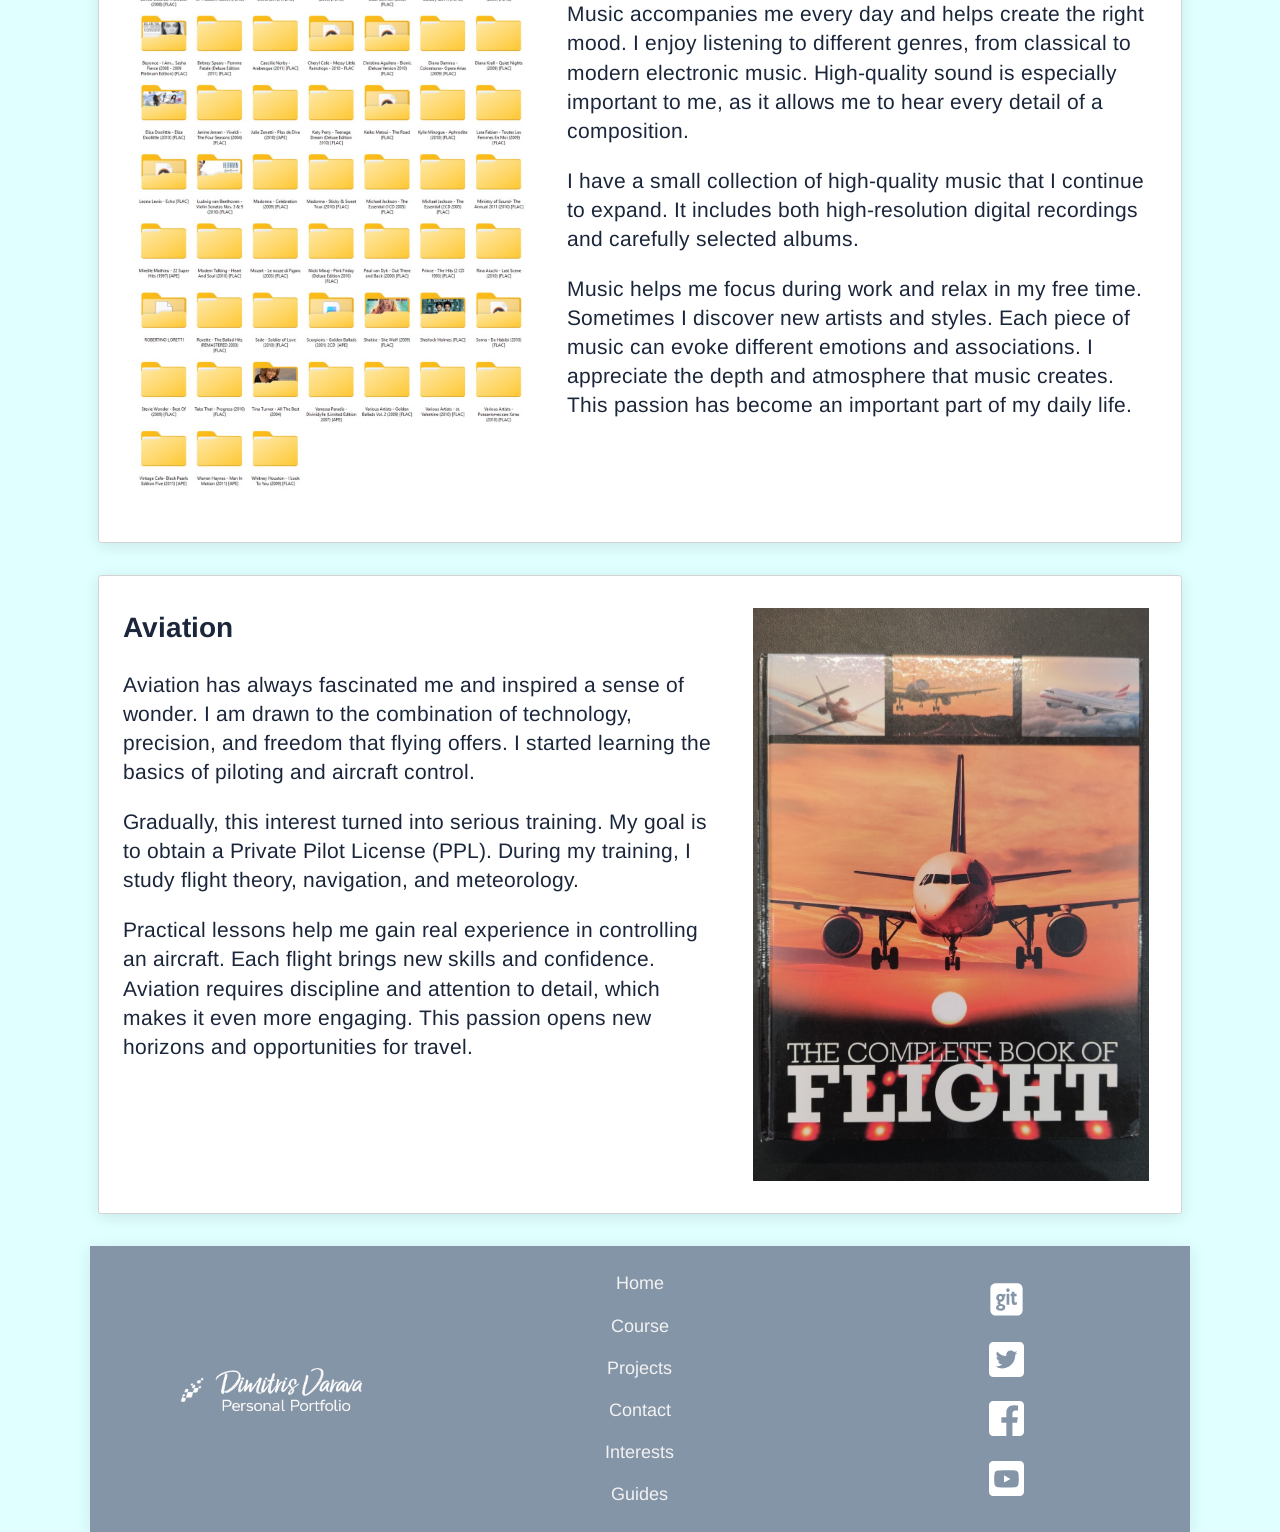
<file: interests.html>
<!DOCTYPE html>
<html lang="en">
    <head>
        <meta charset="UTF-8">
        <meta name="viewport" content="width=device-width, initial-scale=1.0">
        <title>Interests - Dmytro Varava - Personal project</title>
        <link rel="icon" type="image/x-icon" href="/images/favicon.ico">
        <link href="css/style.css" rel="stylesheet">

    </head>

    <body>

    <div class="grid-container">
        <header>
            <nav class="topnav" id="topnav">

                <div class="topnav-inner">

                    <div class="logo-link">
                        <a href="index.html"><img class="logo" src="images/logo.png" alt="Logo"></a>
                    </div>

                    <div class="nav-links" id="navLinks">
                        <a href="index.html" >Home</a>
                        <a href="course.html">Course</a>
                        <a href="projects.html">Projects</a>
                        <a href="contact.html">Contact</a>
                        <a href="interests.html" class="active">Interests</a>
                        <!-- <a href="experience.html">Experience</a> -->
                        <a href="guides.html">Guides</a>
                    </div>

                    <button
                    class="menu-btn"
                    id="menuBtn"
                    type="button"
                    aria-label="Toggle navigation menu"
                    aria-controls="navLinks"
                    aria-expanded="false"
                    >
                    <!-- Inline SVG hamburger icon -->
                    
                    <svg viewBox="0 0 24 24" aria-hidden="true" focusable="false">
                        <path d="M3 6h18M3 12h18M3 18h18" fill="none"
                            stroke="currentColor" stroke-width="2" 
                            stroke-linecap="round"/>
                    </svg>
                    </button>

                </div>
            </nav>
        </header>

        <main class="interests-page-container">
            
            <h1 class="page-title">My Interests</h1>

                    <!-- Interest 1 -->

            <div class="interests-container-1">
                <div class="interests-left">
                    <img src="images/interests-images/hiking.jpg" alt="My photo from Carpatian Moutais">
                </div>

                <div class="interests-right">
                    <h2 class="interest-title">Hiking</h2>
                    <p class="interest-desc">Hiking is for me a way to discover the beauty of Ireland and enjoy nature in its purest form. 
                        One of my favorite places is Cliffs of Moher, where you can walk along the dramatic cliffs and feel the power of the Atlantic Ocean. </p>
                    
                    <p>Another inspiring destination is Killarney National Park with its scenic lakes and green hills.
                        I also enjoy the Wicklow Mountains, which are perfect for peaceful walks and day hikes. 
                        Each route offers unique views and new experiences. </p>

                    <p class="interests-last-paragraph">Hiking helps me disconnect from daily routines and restore inner balance. 
                        It is a chance to be alone with nature and my thoughts. 
                        I appreciate the variety of trails, from easy paths to more challenging climbs. 
                        These trips improve my physical fitness and endurance. Hiking has become an important part of my active lifestyle.</p>

                </div>

                    <p class="interests-last-paragraph-right">Hiking helps me disconnect from daily routines and restore inner balance. 
                        It is a chance to be alone with nature and my thoughts. 
                        I appreciate the variety of trails, from easy paths to more challenging climbs. 
                        These trips improve my physical fitness and endurance. Hiking has become an important part of my active lifestyle.</p>

                    <!-- <a href="#" class="buttons">Read more...</a> -->
            </div>

                    <!-- Interest 2 -->

            <div class="interests-container-2">

                <div class="interests-right">
                    <h2 class="interest-title">Reading</h2>
                    <p class="interest-desc">Reading holds a special place in my life and helps me grow continuously. 
                        Among self-development books, I especially enjoyed Atomic Habits, which teaches how to build good habits.</p>

                    <p>I also find the book “Effective Combination” interesting, as it explores approaches to personal effectiveness.
                        Fiction allows me to better understand human nature and history. 
                        I enjoy reading works by Charles Dickens, known for deep stories and vivid characters.</p>

                    <p class="interests-last-paragraph">The detective stories of Arthur Conan Doyle are equally engaging and full of mystery and logic. 
                        The science fiction of H. G. Wells opens up new worlds and ideas. Reading develops critical thinking and broadens my perspective. 
                        It helps me find inspiration and set new goals. Books remain a valuable source of knowledge and enjoyment for me.</p>

                </div>

                    <p class="interests-last-paragraph-left">The detective stories of Arthur Conan Doyle are equally engaging and full of mystery and logic. 
                        The science fiction of H. G. Wells opens up new worlds and ideas. Reading develops critical thinking and broadens my perspective. 
                        It helps me find inspiration and set new goals. Books remain a valuable source of knowledge and enjoyment for me.</p>

                    <!-- <a href="#" class="buttons">Read more...</a> -->

                <div class="interests-left">
                    <img src="images/interests-images/reading.jpg" alt="A photo of one of my books">
                </div>
            </div>

                    <!-- Interest 3 -->

            <div class="interests-container-1">
                <div class="interests-left">
                    <img src="images/interests-images/music.jpg" alt="A screenshot of my part of music collection">
                </div>

                <div class="interests-right">
                    <h2 class="interest-title">Music</h2>
                    <p class="interest-desc">Music accompanies me every day and helps create the right mood. 
                        I enjoy listening to different genres, from classical to modern electronic music. 
                        High-quality sound is especially important to me, as it allows me to hear every detail of a composition.</p>

                    <p>I have a small collection of high-quality music that I continue to expand. 
                        It includes both high-resolution digital recordings and carefully selected albums.</p>

                    <p class="interests-last-paragraph">Music helps me focus during work and relax in my free time. Sometimes I discover new artists and styles. Each piece of music can evoke different emotions and associations. 
                        I appreciate the depth and atmosphere that music creates. 
                        This passion has become an important part of my daily life.</p>

                </div>

                <p class="interests-last-paragraph-right">Music helps me focus during work and relax in my free time. Sometimes I discover new artists and styles. Each piece of music can evoke different emotions and associations. 
                    I appreciate the depth and atmosphere that music creates. 
                    This passion has become an important part of my daily life.</p>

                    <!-- <a href="#" class="buttons">Read more...</a> -->
            </div>

                    <!-- Interest 4 -->

            <div class="interests-container-2">
                <div class="interests-right">
                    <h2 class="interest-title">Aviation</h2>
                    <p class="interest-desc">Aviation has always fascinated me and inspired a sense of wonder. 
                        I am drawn to the combination of technology, precision, and freedom that flying offers. 
                        I started learning the basics of piloting and aircraft control.</p>
                    
                    <p>Gradually, this interest turned into serious training. My goal is to obtain a Private Pilot License (PPL). 
                        During my training, I study flight theory, navigation, and meteorology. </p>

                    <p class="interests-last-paragraph">Practical lessons help me gain real experience in controlling an aircraft.
                        Each flight brings new skills and confidence. Aviation requires discipline and attention to detail, which makes it even more engaging. 
                        This passion opens new horizons and opportunities for travel.</p>

                </div>

                    <p class="interests-last-paragraph-left">Practical lessons help me gain real experience in controlling an aircraft.
                        Each flight brings new skills and confidence. Aviation requires discipline and attention to detail, which makes it even more engaging. 
                        This passion opens new horizons and opportunities for travel.</p>

                    <!-- <a href="#" class="buttons">Read more...</a> -->
                
                <div class="interests-left">
                    <img src="images/interests-images/aviation.jpg" alt="A photo of my books about Aviation">
                </div>
            </div>
            
        </main>

        <footer class="footer-container">
			<div class="logo-box">
				<a href="index.html"><img class="logo" src="images/new-logo.png" alt="Logo"></a>
			</div>

			<div class="menu-box">
				<a href="index.html">Home</a><br>
                <a href="course.html">Course</a><br>
				<a href="projects.html">Projects</a><br>
                <a href="contact.html">Contact</a><br>
				<a href="interests.html">Interests</a><br>
                <!-- <a href="experience.html">Experience</a> -->
                <a href="guides.html">Guides</a><br>
			</div>

			<div class="icons-box">
                <a href="https://github.com/DimitrisVarava/" target="_blank"><img src="images/github.svg" alt="GitHub"></a>
				<a href="https://twitter.com/" target="_blank"><img src="images/twitter.svg" alt="Twitter"></a>
                <a href="https://www.facebook.com/" target="_blank"><img src="images/facebook.svg" alt="Facebook"></a>
                <!-- <a href="https://www.instagram.com/" target="_blank"><img src="images/instagram.svg" alt="Instagram"></a> -->
                <a href="https://www.youtube.com/" target="_blank"><img src="images/youtube.svg" alt="YouTube"></a>
			</div>
		</footer>

    </div>
    
    <!-- Script for Gamburger Menu -->
		<script>
			const topnav = document.getElementById("topnav");
			const menuBtn = document.getElementById("menuBtn");
			
			menuBtn.addEventListener("click", () => { topnav.classList.toggle("is-open");});
		</script>

    </body>

</html>
</file>
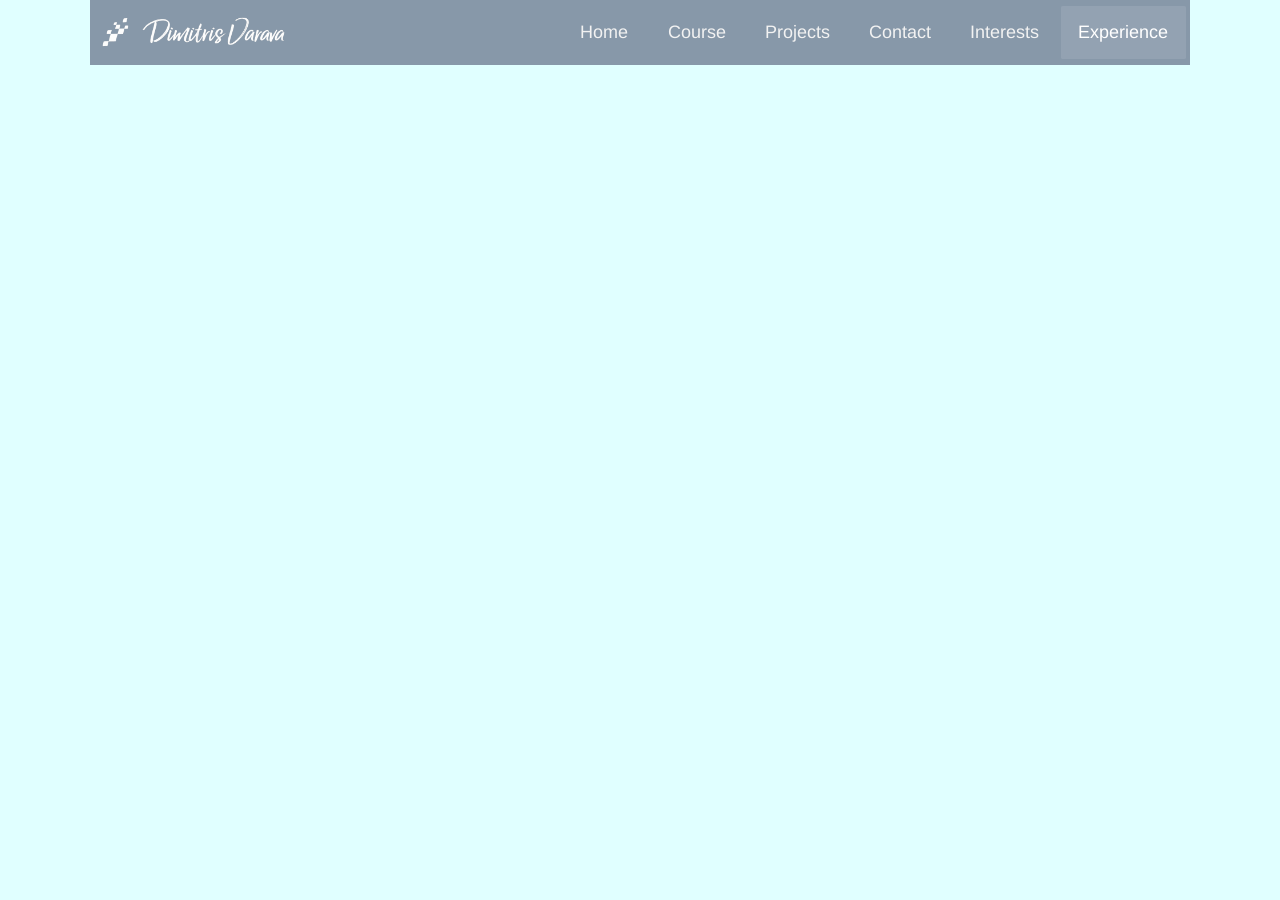
<file: page-example.html>
<!DOCTYPE html>
<html lang="en">
    <head>
        <meta charset="UTF-8">
        <meta name="viewport" content="width=device-width, initial-scale=1.0">
        <title>Experience - Dmytro Varava - Personal project</title>
        <link rel="icon" type="image/x-icon" href="/images/favicon.ico">
        <link href="css/style.css" rel="stylesheet">

    </head>

    <body>

    <div class="grid-container">
        <header>
            <nav class="topnav" id="topnav">

                <div class="topnav-inner">

                    <div class="logo-link">
                        <a href="index.html"><img class="logo" src="images/logo.png" alt="Logo"></a>
                    </div>

                    <div class="nav-links" id="navLinks">
                        <a href="index.html" >Home</a>
                        <a href="course.html">Course</a>
                        <a href="projects">Projects</a>
						<a href="contact.html">Contact</a>
                        <a href="interests.html">Interests</a>
						<a href="experience.html"class="active">Experience</a>
                    </div>

                    <button
                    class="menu-btn"
                    id="menuBtn"
                    type="button"
                    aria-label="Toggle navigation menu"
                    aria-controls="navLinks"
                    aria-expanded="false"
                    >
                    <!-- Inline SVG hamburger icon -->
                    
                    <svg viewBox="0 0 24 24" aria-hidden="true" focusable="false">
                        <path d="M3 6h18M3 12h18M3 18h18" fill="none"
                            stroke="currentColor" stroke-width="2" 
                            stroke-linecap="round"/>
                    </svg>
                    </button>

                </div>
            </nav>
        </header>

        <main class="???-page-container">


        </main>

        <!-- <footer class="footer-container">
			<div class="logo-box">
				<a href="index.html" ><img class="logo" src="images/new-logo.png" alt="Logo"></a>
			</div>

			<div class="menu-box">
				<a href="index.html">Home</a><br>
                <a href="course.html">Course</a><br>
				<a href="projects.html">Projects</a><br>
                <a href="contact.html">Contact</a><br>
				<a href="interests.html">Interests</a><br>
                <a href="experience.html">Experience</a><br>
			</div>

			<div class="icons-box">
                <a href="https://github.com/DimitrisVarava/" target="_blank"><img src="images/github.svg" alt="GitHub"></a>
				<a href="https://twitter.com/" target="_blank"><img src="images/twitter.svg" alt="Twitter"></a>
                <a href="https://www.facebook.com/" target="_blank"><img src="images/facebook.svg" alt="Facebook"></a> -->
                <!-- <a href="https://www.instagram.com/" target="_blank"><img src="images/instagram.svg" alt="Instagram"></a> -->
                <!-- <a href="https://www.youtube.com/" target="_blank"><img src="images/youtube.svg" alt="YouTube"></a>
			</div>
		</footer>  -->


    </div>
    
    <!-- Script for Gamburger Menu -->
		<script>
			const topnav = document.getElementById("topnav");
			const menuBtn = document.getElementById("menuBtn");
			
			menuBtn.addEventListener("click", () => { topnav.classList.toggle("is-open");});
		</script>

    </body>

</html>
</file>
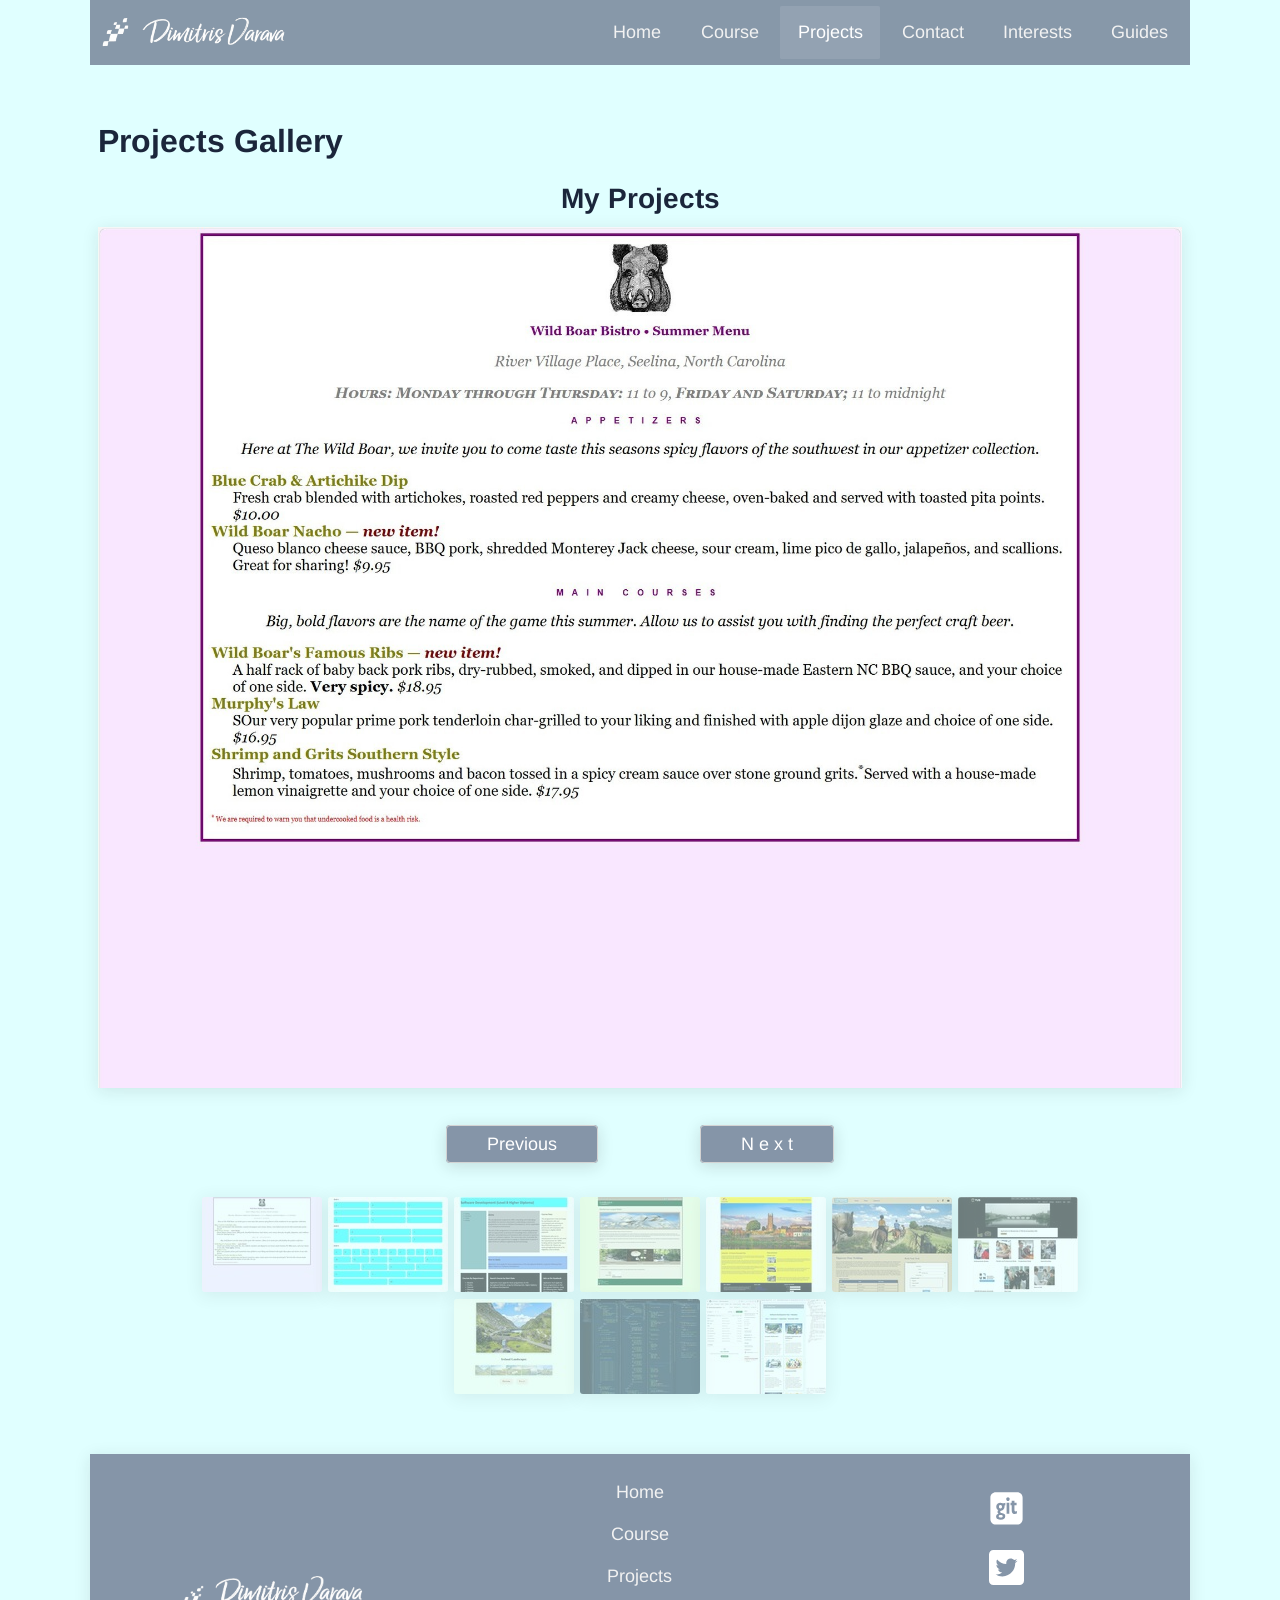
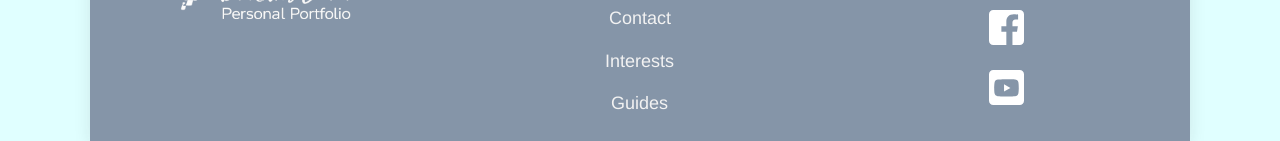
<file: projects.html>
<!DOCTYPE html>
<html lang="en">
    <head>
        <meta charset="UTF-8">
        <meta name="viewport" content="width=device-width, initial-scale=1.0">
        <title>Projects - Dmytro Varava - Personal project</title>
        <link rel="icon" type="image/x-icon" href="/images/favicon.ico">
        <link href="css/style.css" rel="stylesheet">
		<script src="js/main.js"></script>
    </head>

    <body>

    <div class="grid-container">
        <header>
            <nav class="topnav" id="topnav">

                <div class="topnav-inner">

                    <div class="logo-link">
                        <a href="index.html"><img class="logo" src="images/logo.png" alt="Logo"></a>
                    </div>

                    <div class="nav-links" id="navLinks">
                        <a href="index.html" >Home</a>
                        <a href="course.html">Course</a>
                        <a href="projects.html" class="active">Projects</a>
                        <a href="contact.html">Contact</a>
                        <a href="interests.html">Interests</a>
                        <!-- <a href="experience.html">Experience</a> -->
                        <a href="guides.html">Guides</a>
                    </div>

                    <button
                    class="menu-btn"
                    id="menuBtn"
                    type="button"
                    aria-label="Toggle navigation menu"
                    aria-controls="navLinks"
                    aria-expanded="false"
                    >
                    <!-- Inline SVG hamburger icon -->
                    
                    <svg viewBox="0 0 24 24" aria-hidden="true" focusable="false">
                        <path d="M3 6h18M3 12h18M3 18h18" fill="none"
                            stroke="currentColor" stroke-width="2" 
                            stroke-linecap="round"/>
                    </svg>
                    </button>

                </div>
            </nav>
        </header>

        <main class="projects-page-container">

                <h1 class="projectsPage">Projects Gallery</h1>

            <div class="projectsPage">

                <!-- Main image Link-->

                <h2 class="messageDisplay" id="messageDisplay" alt="My Project 1" data-current="1">My Projects</h2>

                <img class="mainImage" src="images/projects-images/project1.jpg" alt="My Project 1" id="mainImage" data-current="1">

            </div>

			
            <p class="linksDisplay">

                	<!-- Next and Previous links -->

                <a href="#" id="previous" class="swap-image-link">Previous</a>
                
                <a href="#" id="next" class="swap-image-link"> N e x t </a>

            </p>

			
            <p class="thumbnailsDisplay">

                <!-- Smal Images With links -->

            <img class="thumbnails" id="link1" src="images/projects-images/thumbnails/project1_tb.jpg" alt="My Project 1">

            <img class="thumbnails" id="link2" src="images/projects-images/thumbnails/project2_tb.jpg" alt="My Project 2">

            <img class="thumbnails" id="link3" src="images/projects-images/thumbnails/project3_tb.jpg" alt="My Project 3">

            <img class="thumbnails" id="link4" src="images/projects-images/thumbnails/project4_tb.jpg" alt="My Project 4">

            <img class="thumbnails" id="link5" src="images/projects-images/thumbnails/project5_tb.jpg" alt="My Project 5">

            <img class="thumbnails" id="link6" src="images/projects-images/thumbnails/project6_tb.jpg" alt="My Project 6">

            <img class="thumbnails" id="link7" src="images/projects-images/thumbnails/project7_tb.jpg" alt="My Project 7">

            <img class="thumbnails" id="link8" src="images/projects-images/thumbnails/project8_tb.jpg" alt="My Project 8">

            <img class="thumbnails" id="link9" src="images/projects-images/thumbnails/project9_tb.jpg" alt="My Project 9">

            <img class="thumbnails" id="link10" src="images/projects-images/thumbnails/project10_tb.jpg" alt="My Project 10">

            </p>


        </main>

        <footer class="footer-container">
			<div class="logo-box">
				<a href="index.html"><img class="logo" src="images/new-logo.png" alt="Logo"></a>
			</div>

			<div class="menu-box">
				<a href="index.html">Home</a><br>
                <a href="course.html">Course</a><br>
				<a href="projects.html">Projects</a><br>
                <a href="contact.html">Contact</a><br>
				<a href="interests.html">Interests</a><br>
                <!-- <a href="experience.html">Experience</a> -->
                <a href="guides.html">Guides</a><br>
			</div>

			<div class="icons-box">
				<a href="https://github.com/DimitrisVarava/" target="_blank"><img src="images/github.svg" alt="GitHub"></a>
				<a href="https://twitter.com/" target="_blank"><img src="images/twitter.svg" alt="Twitter"></a>
                <a href="https://www.facebook.com/" target="_blank"><img src="images/facebook.svg" alt="Facebook"></a>
                <!-- <a href="https://www.instagram.com/" target="_blank"><img src="images/instagram.svg" alt="Instagram"></a> -->
                <a href="https://www.youtube.com/" target="_blank"><img src="images/youtube.svg" alt="YouTube"></a>
			</div>
		</footer>

    </div>
    
    		<!-- Script for Gamburger Menu -->
		
		<script>
			const topnav = document.getElementById("topnav");
			const menuBtn = document.getElementById("menuBtn");
			
			menuBtn.addEventListener("click", () => { topnav.classList.toggle("is-open");});


			 /* Skripts for Links to change Images */

        document.getElementById("link1").addEventListener("click", swap)

        document.getElementById("link2").addEventListener("click", swap)

        document.getElementById("link3").addEventListener("click", swap)

        document.getElementById("link4").addEventListener("click", swap)

        document.getElementById("link5").addEventListener("click", swap)

        document.getElementById("link6").addEventListener("click", swap)

        document.getElementById("link7").addEventListener("click", swap)

        document.getElementById("link8").addEventListener("click", swap)

        document.getElementById("link9").addEventListener("click", swap)

        document.getElementById("link10").addEventListener("click", swap)


            /* Event Listener for Swap Buttons*/

        document.getElementById("previous").addEventListener("click", previous)

        document.getElementById("next").addEventListener("click", next)

		</script>

    </body>

</html>
</file>
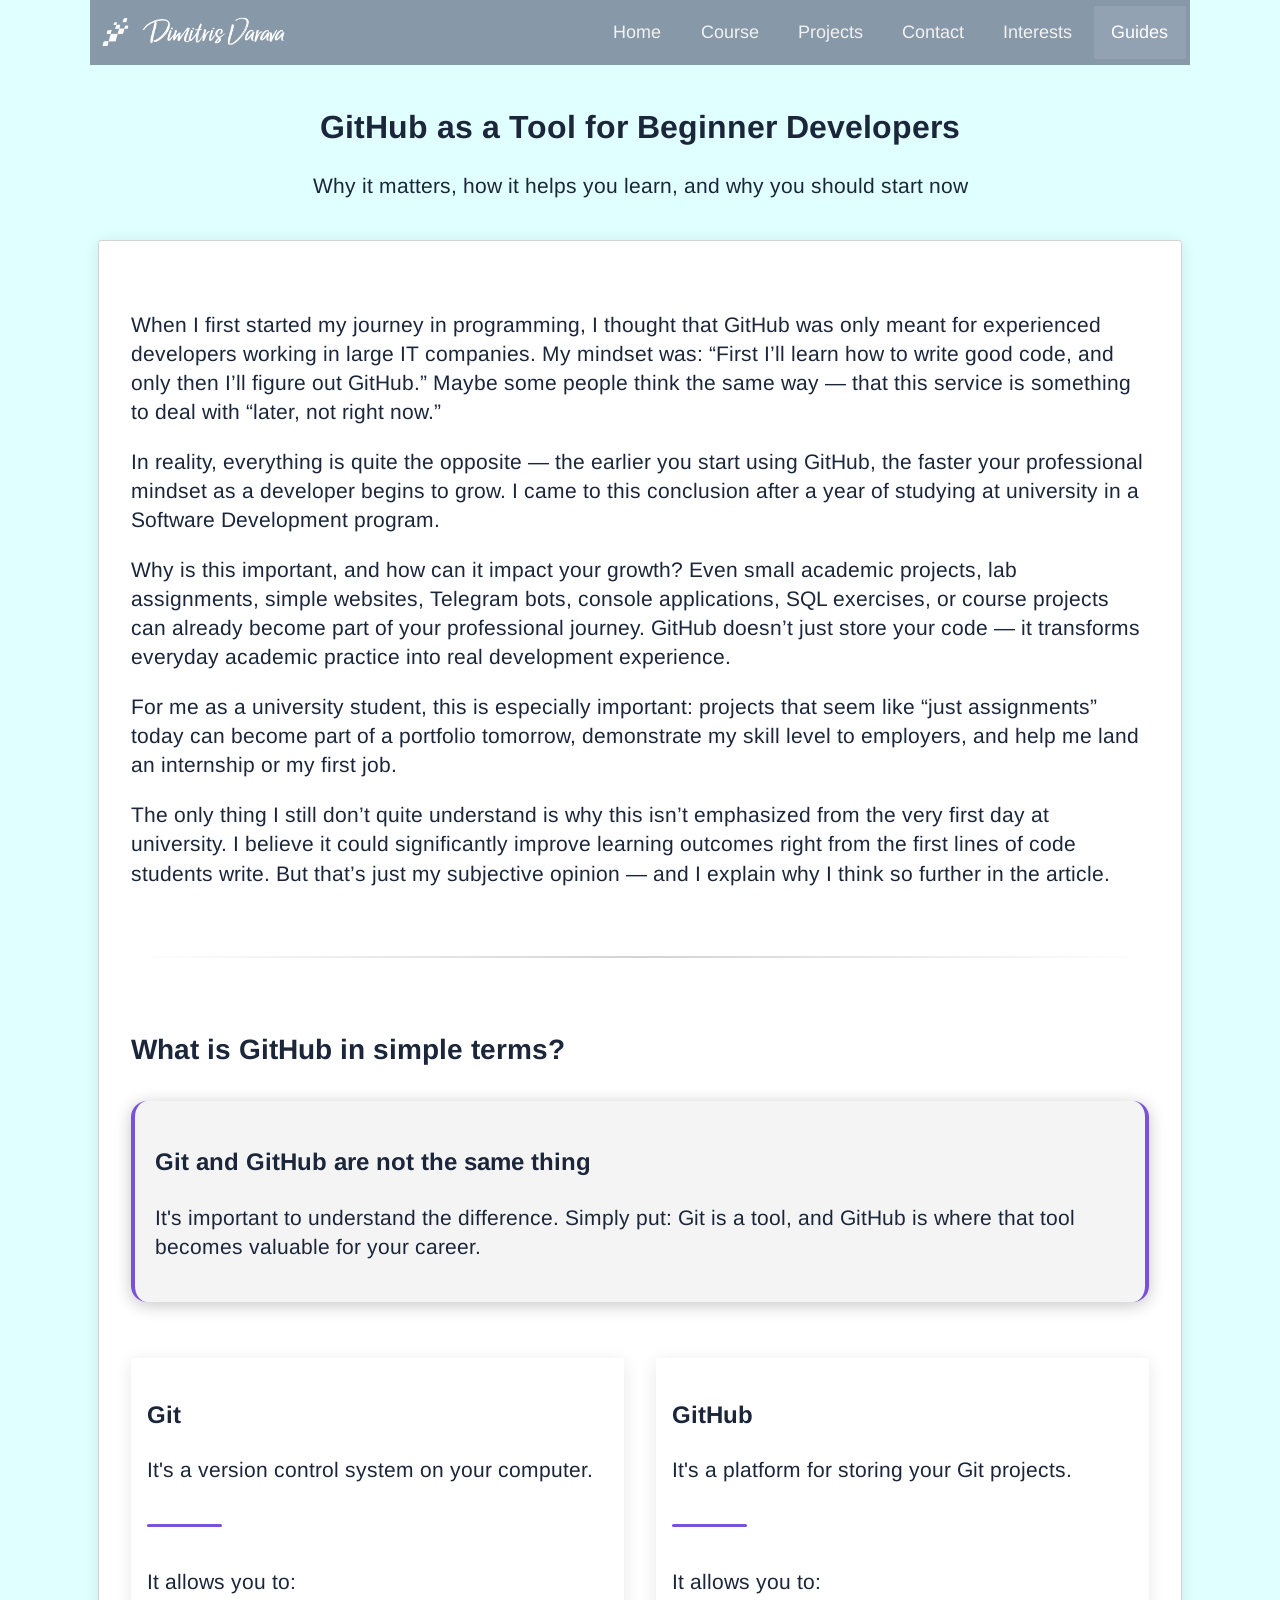
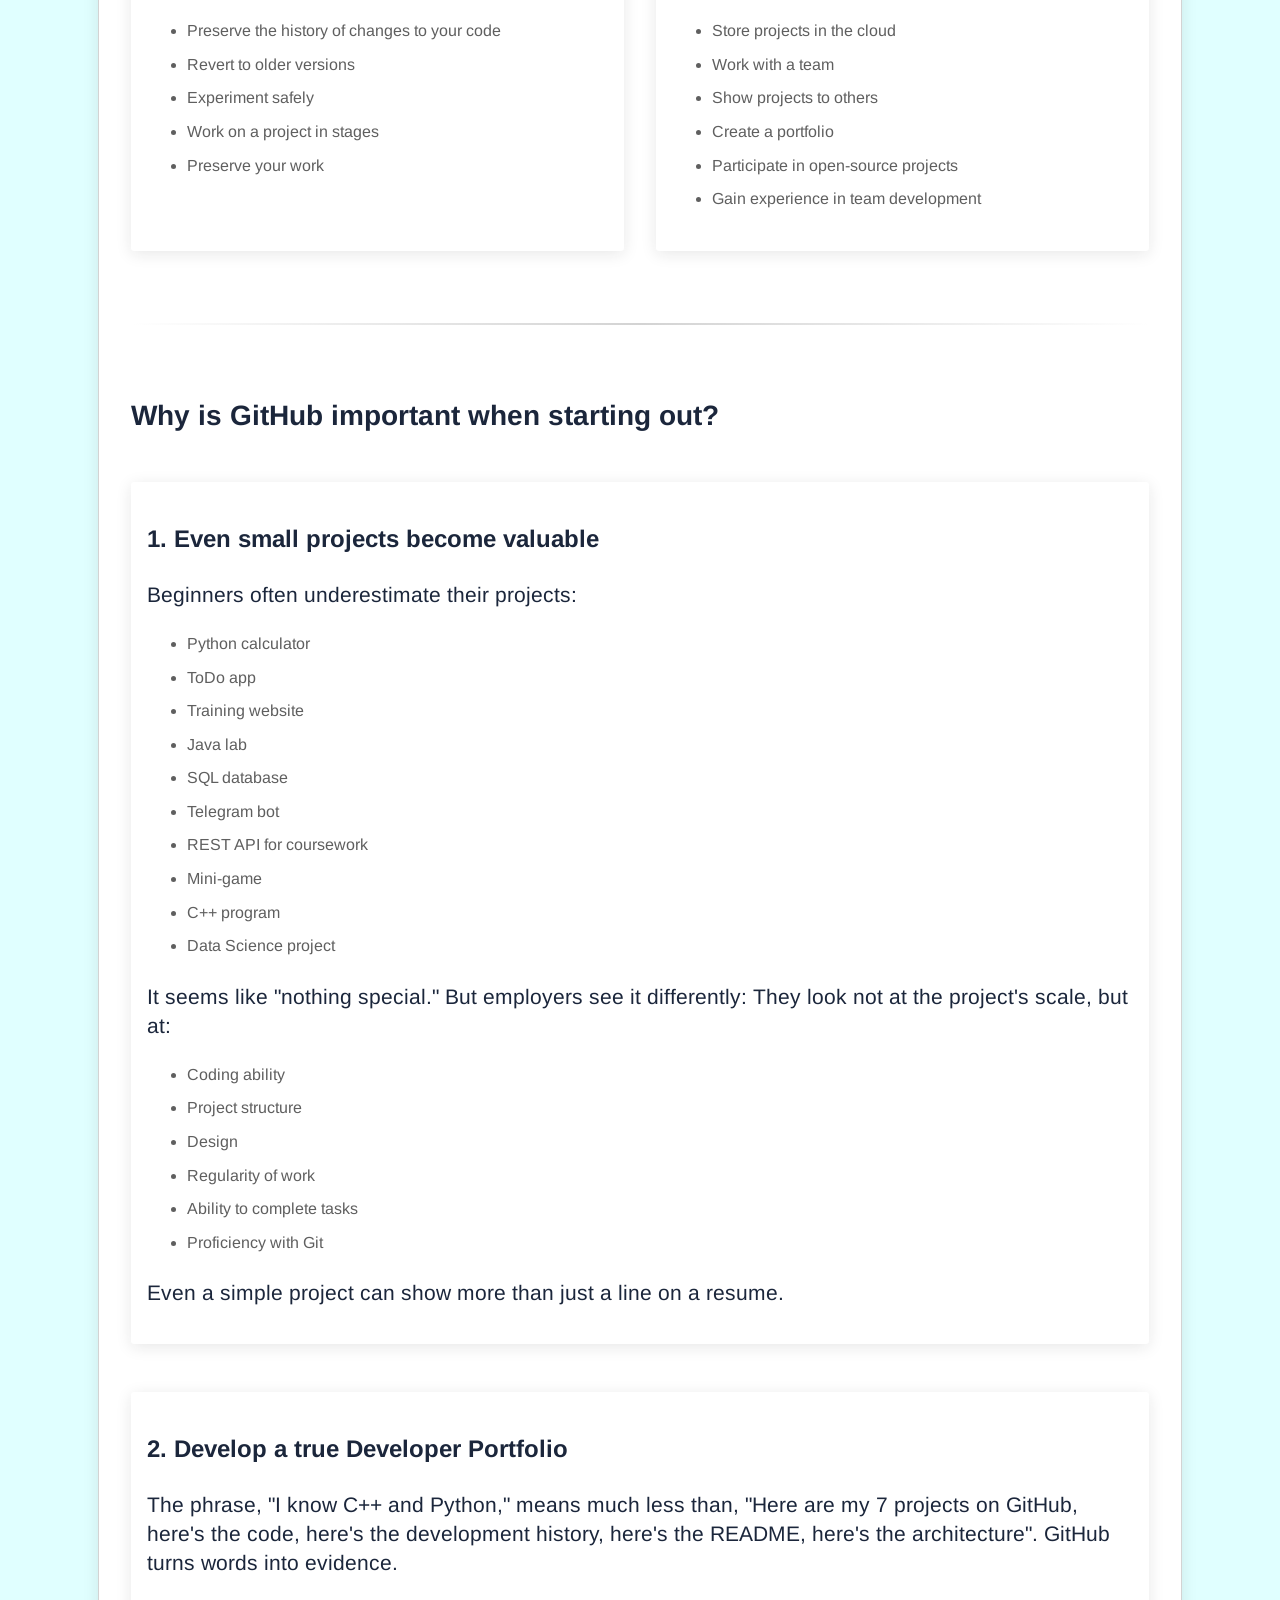
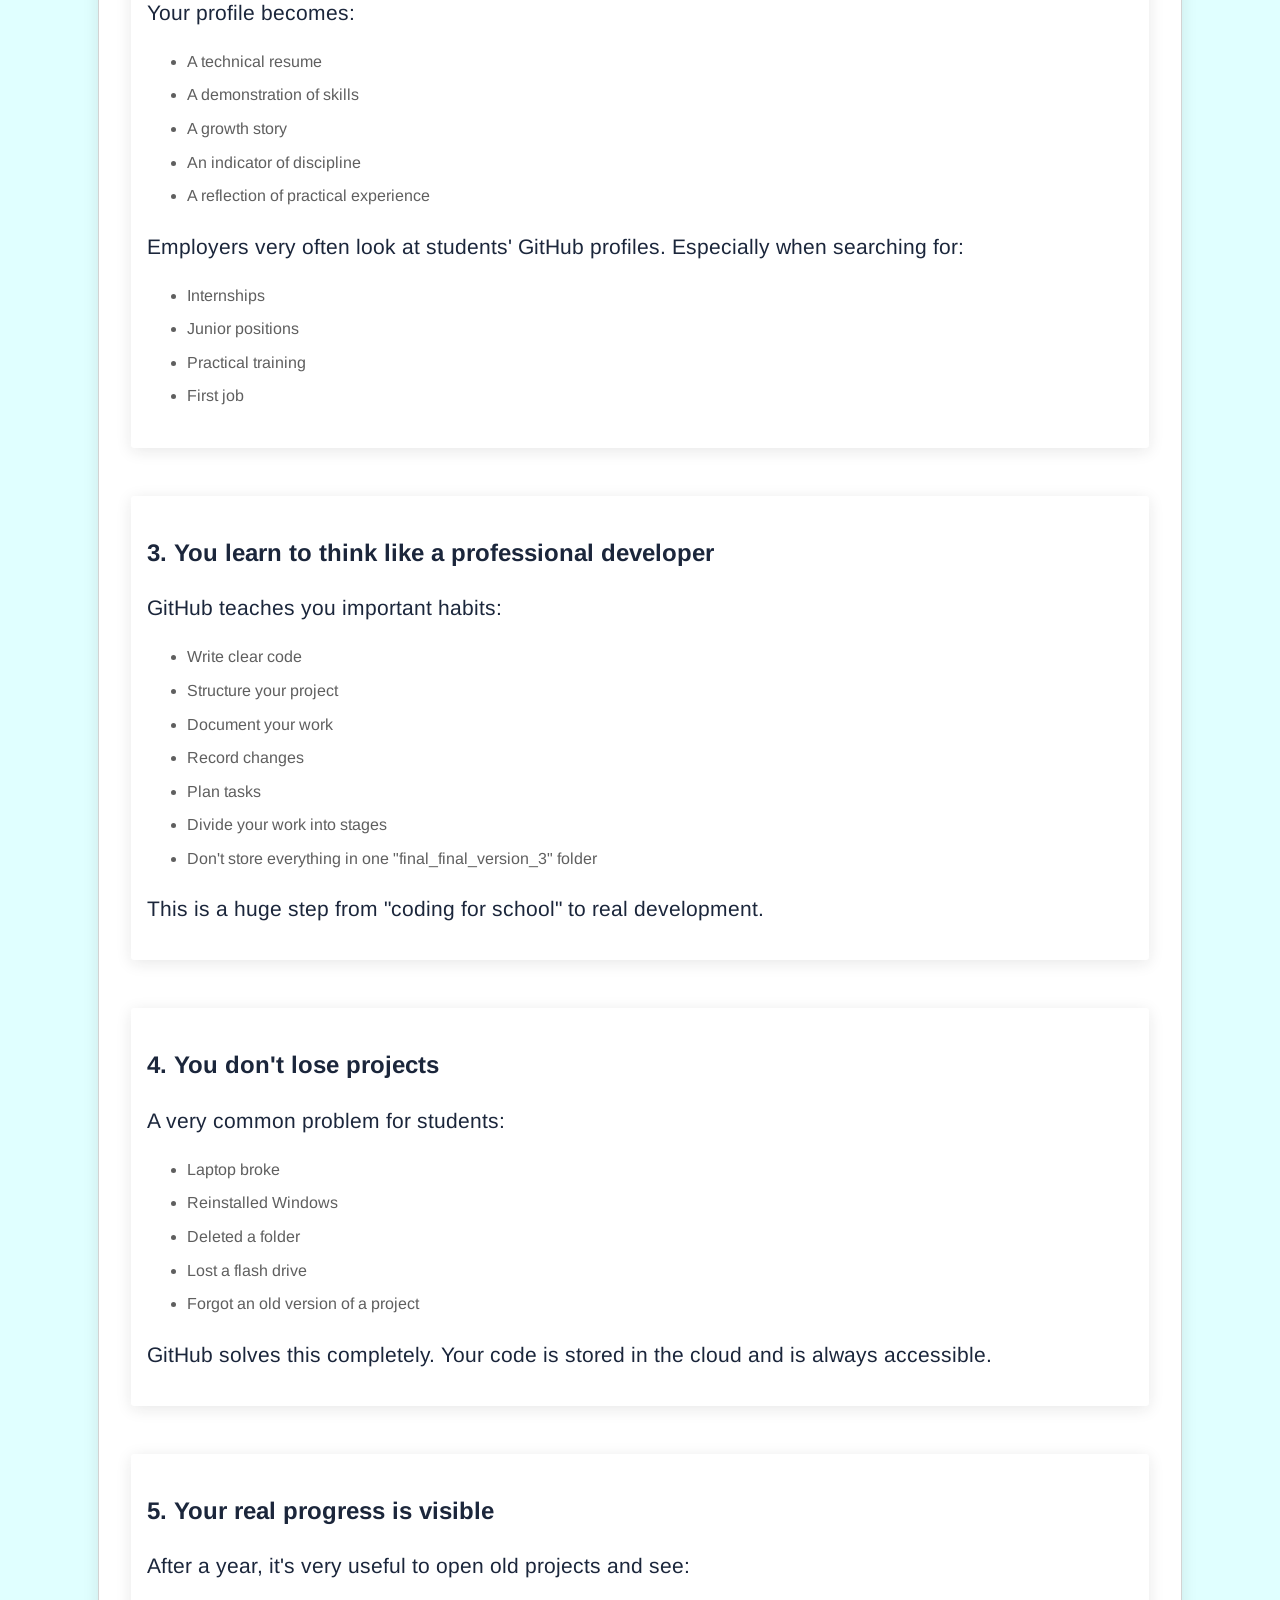
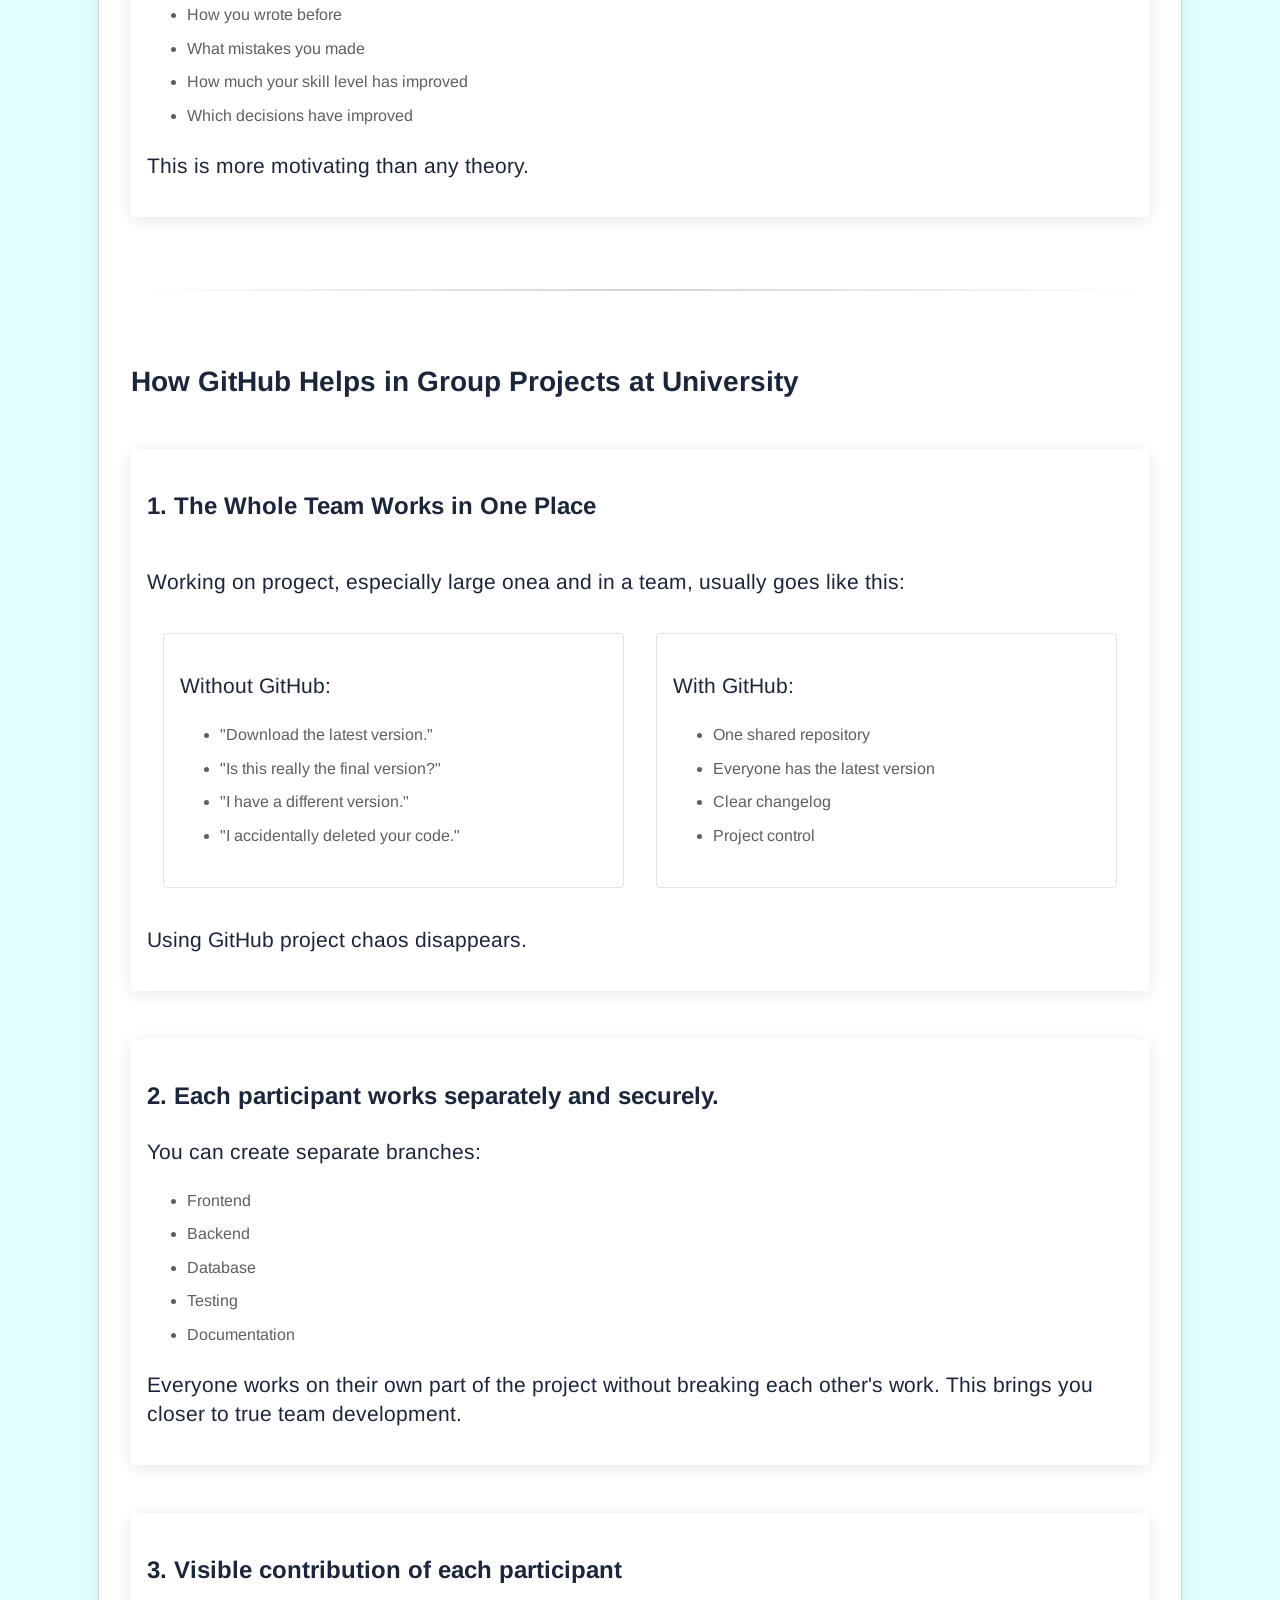
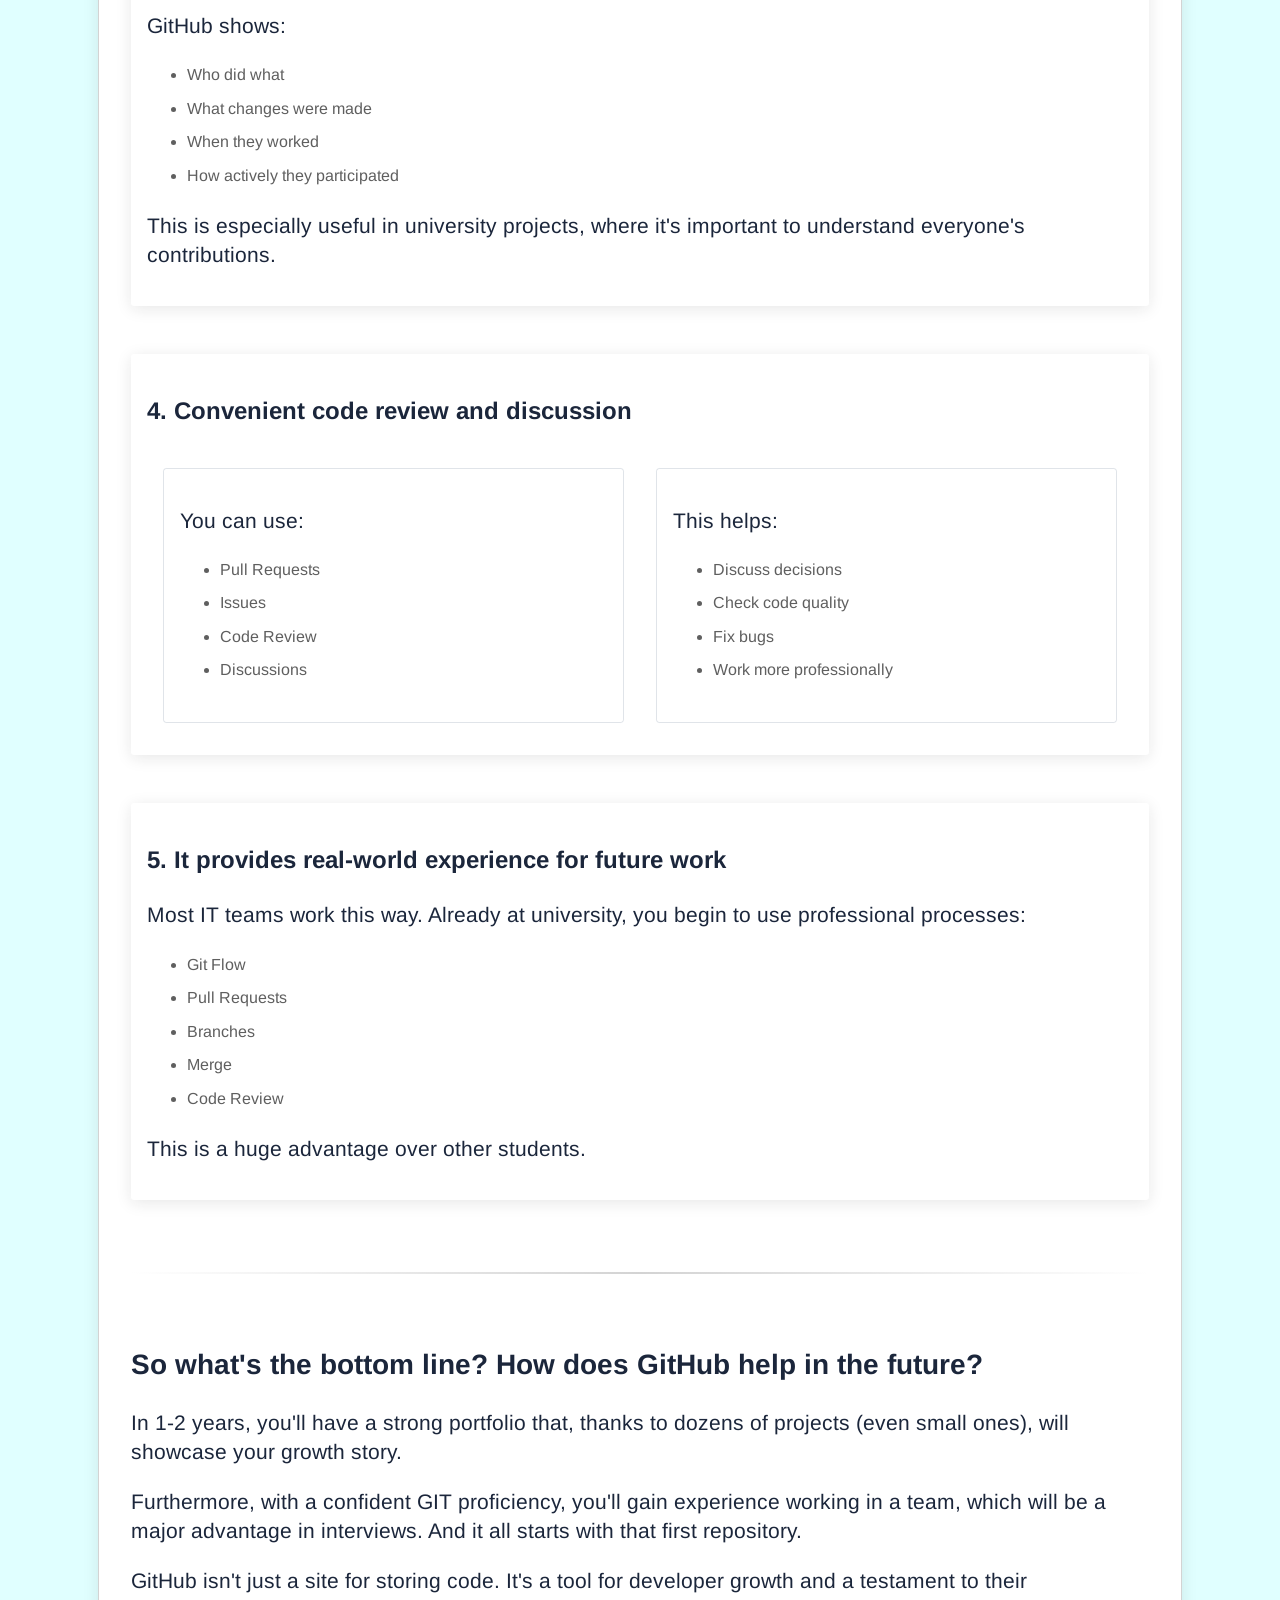
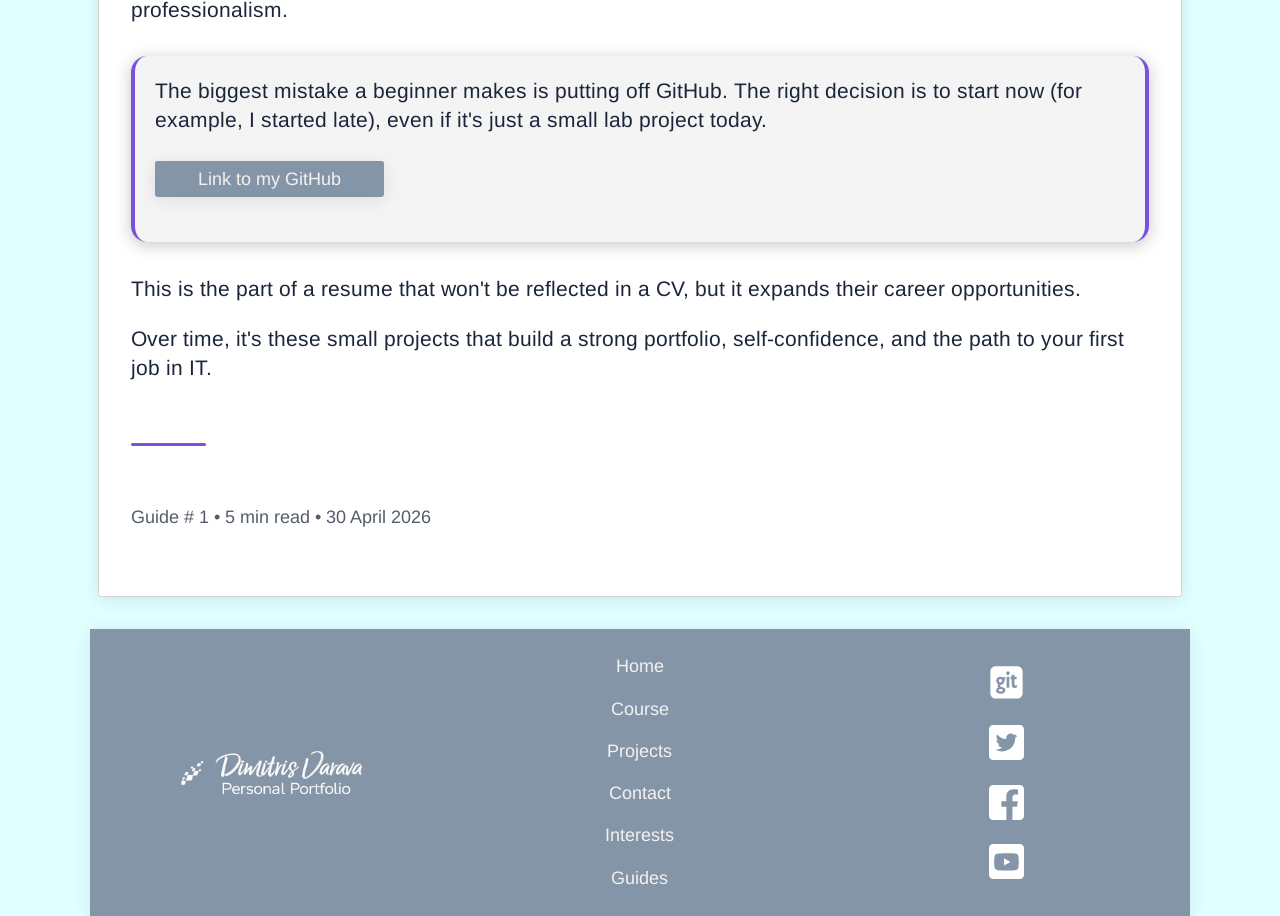
<file: guides/github-for-beginner-developers.html>
<!DOCTYPE html>
<html lang="en">
    <head>
        <meta charset="UTF-8">
        <meta name="viewport" content="width=device-width, initial-scale=1.0">
        <title>Experience - Dmytro Varava - Personal project</title>
        <link rel="icon" type="image/x-icon" href="../images/favicon.ico">
        <link href="../css/style.css" rel="stylesheet">

    </head>

    <body>

    <div class="grid-container">
        <header>
            <nav class="topnav" id="topnav">

                <div class="topnav-inner">

                    <div class="logo-link">
                        <a href="../index.html"><img class="logo" src="../images/logo.png" alt="Logo"></a>
                    </div>

                    <div class="nav-links" id="navLinks">
                        <a href="../index.html" >Home</a>
                        <a href="../course.html">Course</a>
                        <a href="../projects.html">Projects</a>
						<a href="../contact.html">Contact</a>
                        <a href="../interests.html">Interests</a>
						<!-- <a href="../experience.html">Experience</a> -->
                        <a href="../guides.html" class="active">Guides</a>
                    </div>

                    <button
                    class="menu-btn"
                    id="menuBtn"
                    type="button"
                    aria-label="Toggle navigation menu"
                    aria-controls="navLinks"
                    aria-expanded="false"
                    >
                    <!-- Inline SVG hamburger icon -->
                    
                    <svg viewBox="0 0 24 24" aria-hidden="true" focusable="false">
                        <path d="M3 6h18M3 12h18M3 18h18" fill="none"
                            stroke="currentColor" stroke-width="2" 
                            stroke-linecap="round"/>
                    </svg>
                    </button>
                    
                </div>
            </nav>
        </header>

        <main class="guides-page-container">

            <div class="guide-hero">

                <h1>GitHub as a Tool for Beginner Developers</h1>
                <p class="guide-subtitle">
                    Why it matters, how it helps you learn, and why you should start now </p>
            </div>


            <div class="guides-container">

                <!-- Introduction -->

                <section class="article-text-area">

                    <p>When I first started my journey in programming, I thought that GitHub 
                        was only meant for experienced developers working in large IT companies. My mindset was: 
                        “First I’ll learn how to write good code, and only then I’ll figure out GitHub.” 
                        Maybe some people think the same way — that this service is something to deal with “later, not right now.”</p>
                    
                    <p>In reality, everything is quite the opposite — the earlier you start using GitHub, the faster 
                        your professional mindset as a developer begins to grow. I came to this conclusion 
                        after a year of studying at university in a Software Development program.</p>

                    <p>Why is this important, and how can it impact your growth? Even small academic projects, lab assignments, 
                        simple websites, Telegram bots, console applications, SQL exercises, or course projects can already become part 
                        of your professional journey. GitHub doesn’t just store your code — it transforms everyday academic practice 
                        into real development experience.</p>

                    <p>For me as a university student, this is especially important: projects that seem like “just assignments” 
                        today can become part of a portfolio tomorrow, demonstrate my skill level to employers, 
                        and help me land an internship or my first job.</p>

                    <p>The only thing I still don’t quite understand is why this isn’t emphasized from the very first day at university. 
                        I believe it could significantly improve learning outcomes right from the first lines of code students write. 
                        But that’s just my subjective opinion — and I explain why I think so further in the article.</p>

                </section>

                <div class="section-divider"></div>

                <!-- Section -->

                <section>

                    <h2>What is GitHub in simple terms?</h2>

                    <div class="highlight-box">
                        <h3>Git and GitHub are not the same thing</h3>
                        <p>It's important to understand the difference. 
                        Simply put: Git is a tool, and GitHub is where that tool becomes valuable for your career.</p>
                    </div>

                </section>

                <!-- Section -->

                <div class="guide-sections">
                    <section class="guide-section-left">

                        <h3>Git</h3>
                        <p>It's a version control system on your computer.</p>
                        <div class="section-divider-accent"></div>
                        <p>It allows you to:</p>

                        <ul>
                            <li>Preserve the history of changes to your code</li>
                            <li>Revert to older versions</li>
                            <li>Experiment safely</li>
                            <li>Work on a project in stages</li>
                            <li>Preserve your work</li>
                        </ul>

                    </section>

                    <!-- Section -->

                    <section class="guide-section-right">

                        <h3>GitHub</h3>
                        <p>It's a platform for storing your Git projects.</p>
                        <div class="section-divider-accent"></div>
                        <p>It allows you to:</p>

                        <ul>
                            <li>Store projects in the cloud</li>
                            <li>Work with a team</li>
                            <li>Show projects to others</li>
                            <li>Create a portfolio</li>
                            <li>Participate in open-source projects</li>
                            <li>Gain experience in team development</li>
                        </ul>

                    </section>
                </div>

                <div class="section-divider"></div>

                <!-- Section -->

                    <h2>Why is GitHub important when starting out?</h2>

                <section class="section-card">
                    
                    <h3>1. Even small projects become valuable</h3>
                    <p>Beginners often underestimate their projects:</p>

                    <ul>
                        <li>Python calculator</li>
                        <li>ToDo app</li>
                        <li>Training website</li>
                        <li>Java lab</li>
                        <li>SQL database</li>
                        <li>Telegram bot</li>
                        <li>REST API for coursework</li>
                        <li>Mini-game</li>
                        <li>C++ program</li>
                        <li>Data Science project</li>
                    </ul>

                    <p>It seems like "nothing special." But employers see it differently: 
                        They look not at the project's scale, but at:</p>

                    <ul>
                        <li>Coding ability</li>
                        <li>Project structure</li>
                        <li>Design</li>
                        <li>Regularity of work</li>
                        <li>Ability to complete tasks</li>
                        <li>Proficiency with Git</li>
                    </ul>

                    <p>Even a simple project can show more than just a line on a resume.</p>

                </section>

                <!-- Section -->

                <section class="section-card">

                    <h3>2. Develop a true Developer Portfolio</h3>
                    <p>The phrase, "I know C++ and Python," means much less than, "Here are my 7 projects on GitHub, 
                        here's the code, here's the development history, here's the README, here's the architecture". 
                        GitHub turns words into evidence.</p>

                    <p>Your profile becomes:</p>

                    <ul>
                        <li>A technical resume</li>
                        <li>A demonstration of skills</li>
                        <li>A growth story</li>
                        <li>An indicator of discipline</li>
                        <li>A reflection of practical experience</li>
                    </ul>

                    <p>Employers very often look at students' GitHub profiles. Especially when searching for:</p>

                    <ul>
                        <li>Internships</li>
                        <li>Junior positions</li>
                        <li>Practical training</li>
                        <li>First job</li>
                    </ul>

                </section>

                <!-- Section -->

                <section class="section-card">

                    <h3>3. You learn to think like a professional developer</h3>
                    <p>GitHub teaches you important habits:</p>

                    <ul>
                        <li>Write clear code</li>
                        <li>Structure your project</li>
                        <li>Document your work</li>
                        <li>Record changes</li>
                        <li>Plan tasks</li>
                        <li>Divide your work into stages</li>
                        <li>Don't store everything in one "final_final_version_3" folder</li>
                    </ul>

                    <p>This is a huge step from "coding for school" to real development.</p>
                    
                </section>

                <!-- Section -->

                <section class="section-card">

                    <h3>4. You don't lose projects</h3>
                    <p>A very common problem for students:</p>

                    <ul>
                        <li>Laptop broke</li>
                        <li>Reinstalled Windows</li>
                        <li>Deleted a folder</li>
                        <li>Lost a flash drive</li>
                        <li>Forgot an old version of a project</li>
                    </ul>

                    <p>GitHub solves this completely. Your code is stored in the cloud and is always accessible.</p>

                </section>

                <!-- Section -->

                <section class="section-card">

                    <h3>5. Your real progress is visible</h3>
                    <p>After a year, it's very useful to open old projects and see:</p>

                    <ul>
                        <li>How you wrote before</li>
                        <li>What mistakes you made</li>
                        <li>How much your skill level has improved</li>
                        <li>Which decisions have improved</li>
                    </ul>

                    <p>This is more motivating than any theory.</p>

                </section>

                <div class="section-divider"></div>

                <!-- Section -->

                <h2>How GitHub Helps in Group Projects at University</h2>

                <section class="section-card-separate-list">

                    <h3 class="main-subtitle">1. The Whole Team Works in One Place</h3>
                    <p class="main-subtitle">Working on progect, especially large onea and in a team, 
                        usually goes like this:</p>
                    
                    <div class="list-section-left">
                        <p >Without GitHub:</p>

                        <ul>
                            <li>"Download the latest version."</li>
                            <li>"Is this really the final version?"</li>
                            <li>"I have a different version."</li>
                            <li>"I accidentally deleted your code."</li>
                        </ul>
                    </div>

                    <div class="list-section-right">
                        <p>With GitHub:</p>

                        <ul>
                            <li>One shared repository</li>
                            <li>Everyone has the latest version</li>
                            <li>Clear changelog</li>
                            <li>Project control</li>
                        </ul>
                    </div>

                    <p class="last-subtitle">Using GitHub project chaos disappears.</p>

                </section>

                <!-- Section -->

                <section class="section-card">

                    <h3>2. Each participant works separately and securely.</h3>
                    <p>You can create separate branches:</p>

                    <ul>
                        <li>Frontend</li>
                        <li>Backend</li>
                        <li>Database</li>
                        <li>Testing</li>
                        <li>Documentation</li>
                    </ul>

                    <p>Everyone works on their own part of the project without breaking each other's work.
                        This brings you closer to true team development.</p>

                </section>

                <div class="section-card">

                    <h3>3. Visible contribution of each participant</h3>
                    <p>GitHub shows:</p>

                    <ul>
                        <li>Who did what</li>
                        <li>What changes were made</li>
                        <li>When they worked</li>
                        <li>How actively they participated</li>
                    </ul>

                    <p>This is especially useful in university projects, 
                        where it's important to understand everyone's contributions.</p>

                </div>

                <!-- Section -->

                <section class="section-card-separate-list">

                    <h3 class="main-subtitle">4. Convenient code review and discussion</h3>
                    

                    <div class="list-section-left">
                        <p>You can use:</p>

                        <ul>
                            <li>Pull Requests</li>
                            <li>Issues</li>
                            <li>Code Review</li>
                            <li>Discussions</li>
                        </ul>
                    </div>

                    <div class="list-section-right">
                        <p>This helps:</p>

                        <ul>
                            <li>Discuss decisions</li>
                            <li>Check code quality</li>
                            <li>Fix bugs</li>
                            <li>Work more professionally</li>
                        </ul>
                    </div>

                </section>

                <!-- Section -->

                <section class="section-card">

                    <h3>5. It provides real-world experience for future work</h3>
                    <p>Most IT teams work this way. Already at university, 
                        you begin to use professional processes:</p>

                    <ul>
                        <li>Git Flow</li>
                        <li>Pull Requests</li>
                        <li>Branches</li>
                        <li>Merge</li>
                        <li>Code Review</li>
                    </ul>

                    <p>This is a huge advantage over other students.</p>

                </section>

                <div class="section-divider"></div>

                <!-- Section -->

                <section class="article-text-area">

                    <h2>So what's the bottom line? How does GitHub help in the future?</h2>

                    <p>In 1-2 years, you'll have a strong portfolio that, thanks to dozens of projects 
                        (even small ones), will showcase your growth story.</p>

                    <p>Furthermore, with a confident GIT proficiency, you'll gain experience working in a team, 
                        which will be a major advantage in interviews. And it all starts with that first repository.</p>

                    <p>GitHub isn't just a site for storing code. It's a tool for developer 
                        growth and a testament to their professionalism.</p>

                    <p class="highlight-box">The biggest mistake a beginner makes is putting off GitHub. 
                        The right decision is to start now (for example, I started late), 
                        even if it's just a small lab project today.
                        <br>
                        <br>
                        <a href="https://github.com/DimitrisVarava/" class="buttons" target="_blank">Link to my GitHub</a>
                        <br>
                        <br>
                    </p>

                    <p>This is the part of a resume that won't be reflected in a CV, 
                        but it expands their career opportunities.</p>

                    <p>Over time, it's these small projects that build a strong portfolio, 
                        self-confidence, and the path to your first job in IT.</p>
                    
                </section>

                <div class="section-divider-accent"></div>

                <p class="meta">Guide # 1 • 5 min read • 30 April 2026</p>
                
            </div>
        </main>

        <footer class="footer-container">
			<div class="logo-box">
				<a href="../index.html" ><img class="logo" src="../images/new-logo.png" alt="Logo"></a>
			</div>

			<div class="menu-box">
				<a href="../index.html">Home</a><br>
                <a href="../course.html">Course</a><br>
				<a href="../projects.html">Projects</a><br>
                <a href="../contact.html">Contact</a><br>
				<a href="../interests.html">Interests</a><br>
                <!-- <a href="experience.html">Experience</a> -->
                <a href="../guides.html">Guides</a><br>
			</div>

			<div class="icons-box">
                <a href="https://github.com/DimitrisVarava/" target="_blank"><img src="../images/github.svg" alt="GitHub Website"></a>
				<a href="https://twitter.com/" target="_blank"><img src="../images/twitter.svg" alt="Twitter Website"></a>
                <a href="https://www.facebook.com/" target="_blank"><img src="../images/facebook.svg" alt="Facebook Website"></a>
                <!-- <a href="https://www.instagram.com/" target="_blank"><img src="images/instagram.svg" alt="Instagram"></a> -->
                <a href="https://www.youtube.com/" target="_blank"><img src="../images/youtube.svg" alt="YouTube Website"></a>
			</div>
		</footer>


    </div>
    
    <!-- Script for Gamburger Menu -->
		<script>
			const topnav = document.getElementById("topnav");
			const menuBtn = document.getElementById("menuBtn");
			
			menuBtn.addEventListener("click", () => { topnav.classList.toggle("is-open");
            });
		</script>

    </body>

</html>
</file>
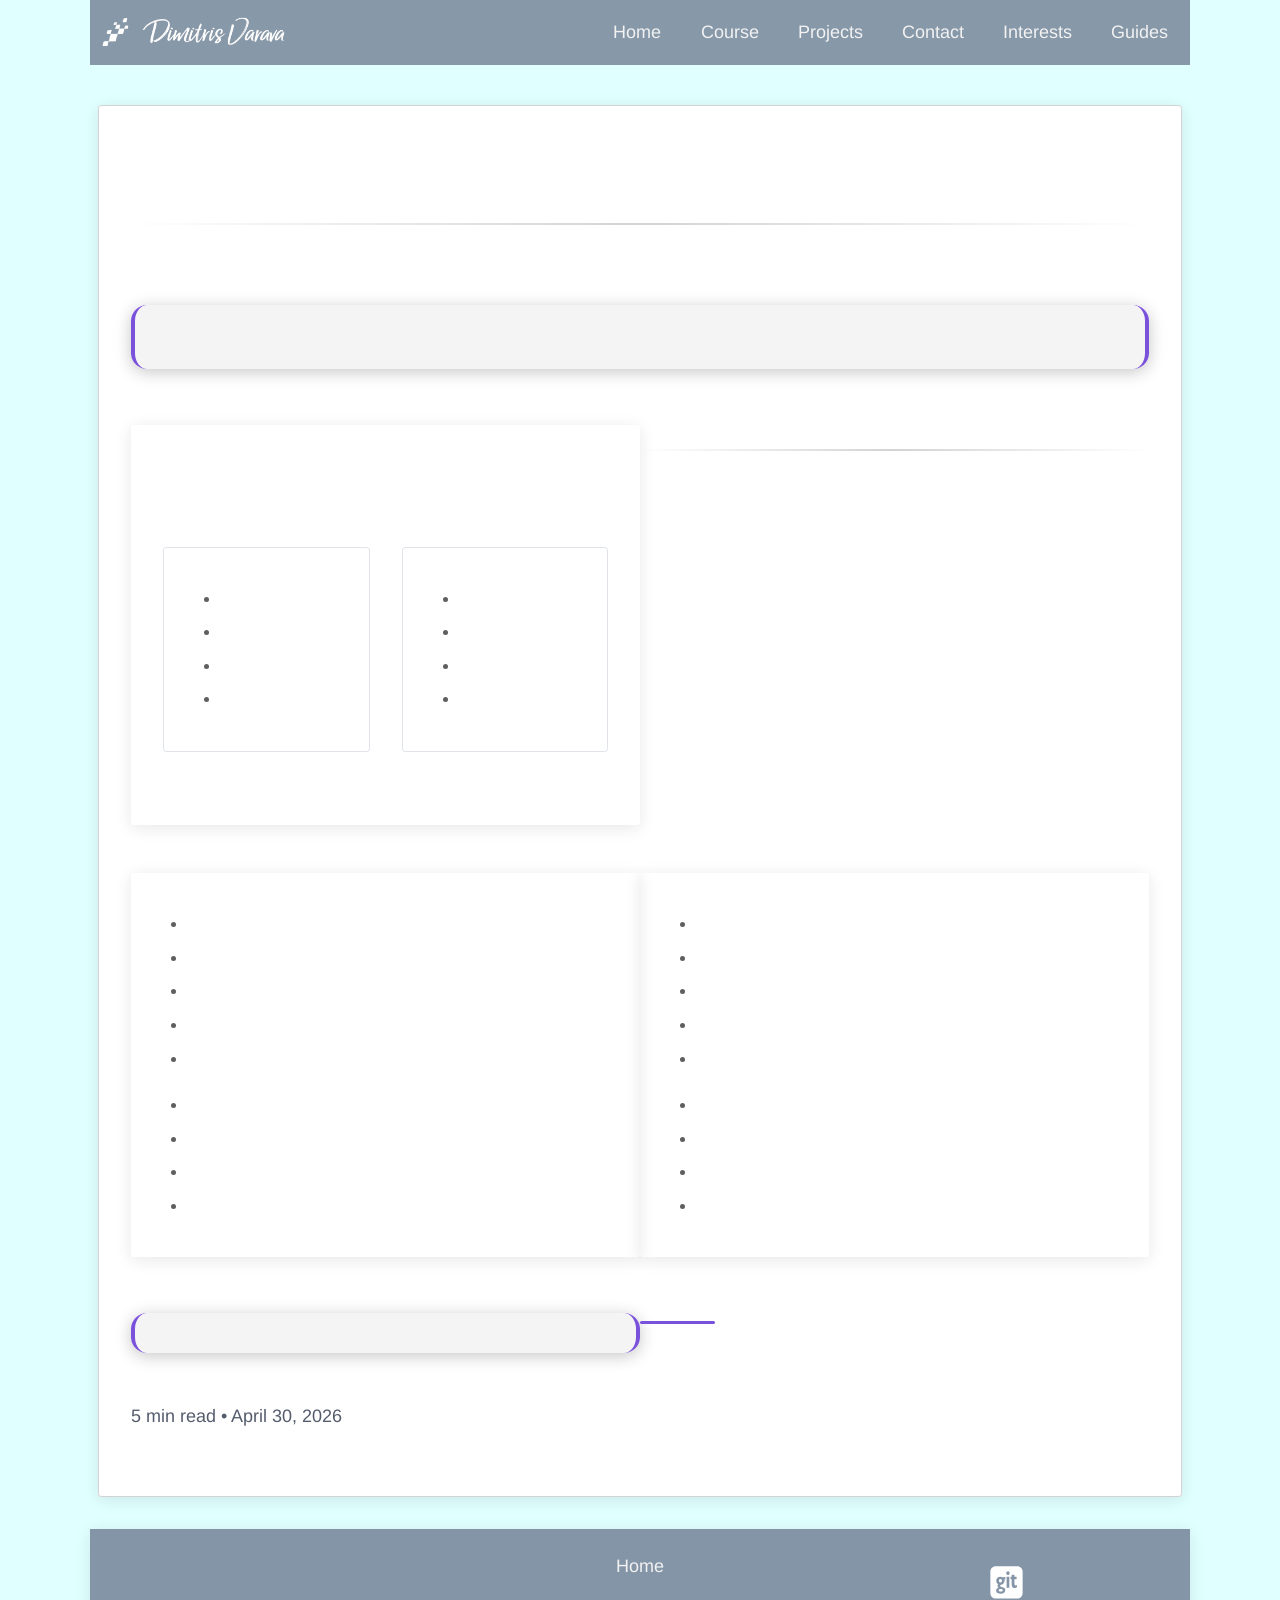
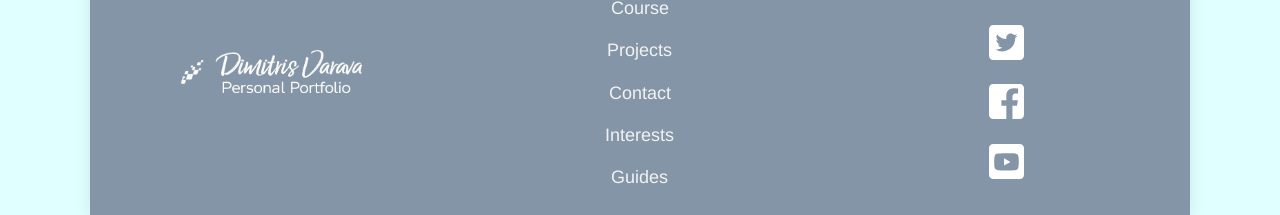
<file: guides/guides-page-example.html>
<!DOCTYPE html>
<html lang="en">
    <head>
        <meta charset="UTF-8">
        <meta name="viewport" content="width=device-width, initial-scale=1.0">
        <title>Experience - Dmytro Varava - Personal project</title>
        <link rel="icon" type="image/x-icon" href="../images/favicon.ico">
        <link href="../css/style.css" rel="stylesheet">

    </head>

    <body>

    <div class="grid-container">
        <header>
            <nav class="topnav" id="topnav">

                <div class="topnav-inner">

                    <div class="logo-link">
                        <a href="../index.html"><img class="logo" src="../images/logo.png" alt="Logo"></a>
                    </div>

                    <div class="nav-links" id="navLinks">
                        <a href="../index.html" >Home</a>
                        <a href="../course.html">Course</a>
                        <a href="../projects.html">Projects</a>
						<a href="../contact.html">Contact</a>
                        <a href="../interests.html">Interests</a>
						<!-- <a href="../experience.html">Experience</a> -->
                        <a href="../guides.html">Guides</a>
                    </div>

                    <button
                    class="menu-btn"
                    id="menuBtn"
                    type="button"
                    aria-label="Toggle navigation menu"
                    aria-controls="navLinks"
                    aria-expanded="false"
                    >
                    <!-- Inline SVG hamburger icon -->
                    
                    <svg viewBox="0 0 24 24" aria-hidden="true" focusable="false">
                        <path d="M3 6h18M3 12h18M3 18h18" fill="none"
                            stroke="currentColor" stroke-width="2" 
                            stroke-linecap="round"/>
                    </svg>
                    </button>

                </div>
            </nav>
        </header>

        <main class="guides-page-container">

            <div class="guide-hero">
                <h1></h1>
                <p class="guide-subtitle"></p>
            </div>

            <div class="guides-container">
                <!-- Introduction -->

                <section class="article-text-area">

                    <p></p>

                    <p></p>

                    <p></p>

                </section>

                <div class="section-divider"></div>

                <!-- Section -->

                <section>

                    <h2></h2>

                    <div class="highlight-box">
                        <h3></h3>
                        <p></p>
                    </div>

                </section>

                            
                <div class="guide-sections">

                    <!-- Section -->

                    <section class="section-card-separate-list">

                    <h3 class="main-subtitle"></h3>
                    <p class="main-subtitle"></p>

                    <div class="list-section-left">
                        <p></p>

                        <ul>
                            <li></li>
                            <li></li>
                            <li></li>
                            <li></li>
                        </ul>
                    </div>

                    <div class="list-section-right">
                        <p></p>

                        <ul>
                            <li></li>
                            <li></li>
                            <li></li>
                            <li></li>
                        </ul>
                    </div>

                    <p></p>

                </section>


                <div class="section-divider"></div>
                

                <!-- Section -->

                <section class="section-card">

                    <h3></h3>
                    <p></p>

                    <p></p>

                    <ul>
                        <li></li>
                        <li></li>
                        <li></li>
                        <li></li>
                        <li></li>
                    </ul>

                    <p></p>

                    <ul>
                        <li></li>
                        <li></li>
                        <li></li>
                        <li></li>
                    </ul>

                </section>

                <!-- Section -->
                 
                <section class="section-card">

                    <h3></h3>
                    <p></p>

                    <p></p>

                    <ul>
                        <li></li>
                        <li></li>
                        <li></li>
                        <li></li>
                        <li></li>
                    </ul>

                    <p></p>

                    <ul>
                        <li></li>
                        <li></li>
                        <li></li>
                        <li></li>
                    </ul>

                </section>

                <!-- Section -->

                <section class="article-text-area">

                    <h2></h2>

                    <p></p>

                    <p></p>

                    <p></p>

                    <p></p>

                    <p class="highlight-box"></p>

                    <p></p>
                    
                </section>

                <div class="section-divider-accent"></div>

                <p class="meta">5 min read • April 30, 2026</p>

            </div>
                
        </main>

        <footer class="footer-container">
			<div class="logo-box">
				<a href="../index.html"><img class="logo" src="../images/new-logo.png" alt="Logo"></a>
			</div>

			<div class="menu-box">
				<a href="../index.html">Home</a></br>
                <a href="../course.html">Course</a></br>
				<a href="../projects.html">Projects</a></br>
                <a href="../contact.html">Contact</a></br>
				<a href="../interests.html">Interests</a></br>
                <!-- <a href="experience.html">Experience</a> -->
                <a href="../guides.html">Guides</a></br>
			</div>

			<div class="icons-box">
                <a href="https://github.com/DimitrisVarava/" target="_blank"><img src="../images/github.svg" alt="GitHub Website"></a>
				<a href="https://twitter.com/" target="_blank"><img src="../images/twitter.svg" alt="Twitter Website"></a>
                <a href="https://www.facebook.com/" target="_blank"><img src="../images/facebook.svg" alt="Facebook Website"></a>
                <!-- <a href="https://www.instagram.com/" target="_blank"><img src="images/instagram.svg" alt="Instagram"></a> -->
                <a href="https://www.youtube.com/" target="_blank"><img src="../images/youtube.svg" alt="YouTube Website"></a>
			</div>
		</footer>


    </div>
    
    <!-- Script for Gamburger Menu -->
		<script>
			const topnav = document.getElementById("topnav");
			const menuBtn = document.getElementById("menuBtn");
			
			menuBtn.addEventListener("click", () => { topnav.classList.toggle("is-open");});
		</script>

    </body>

</html>
</file>
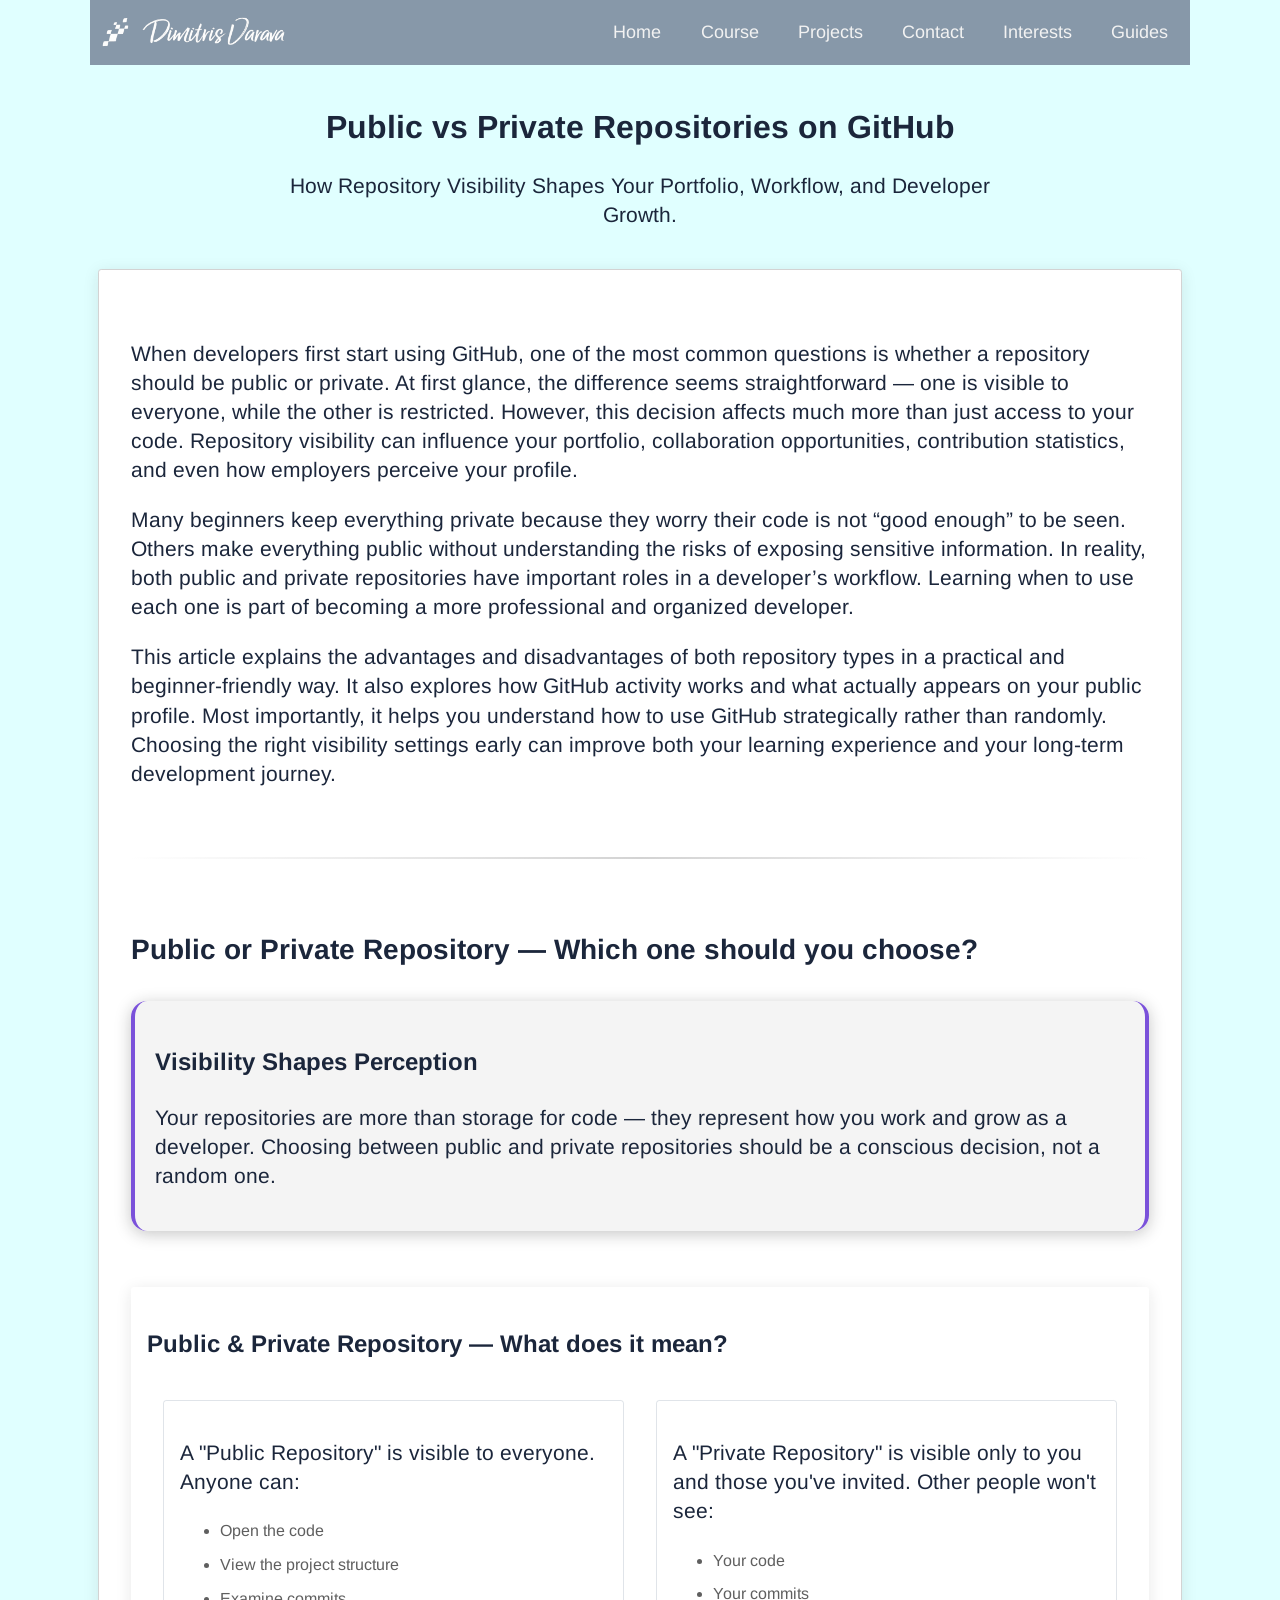
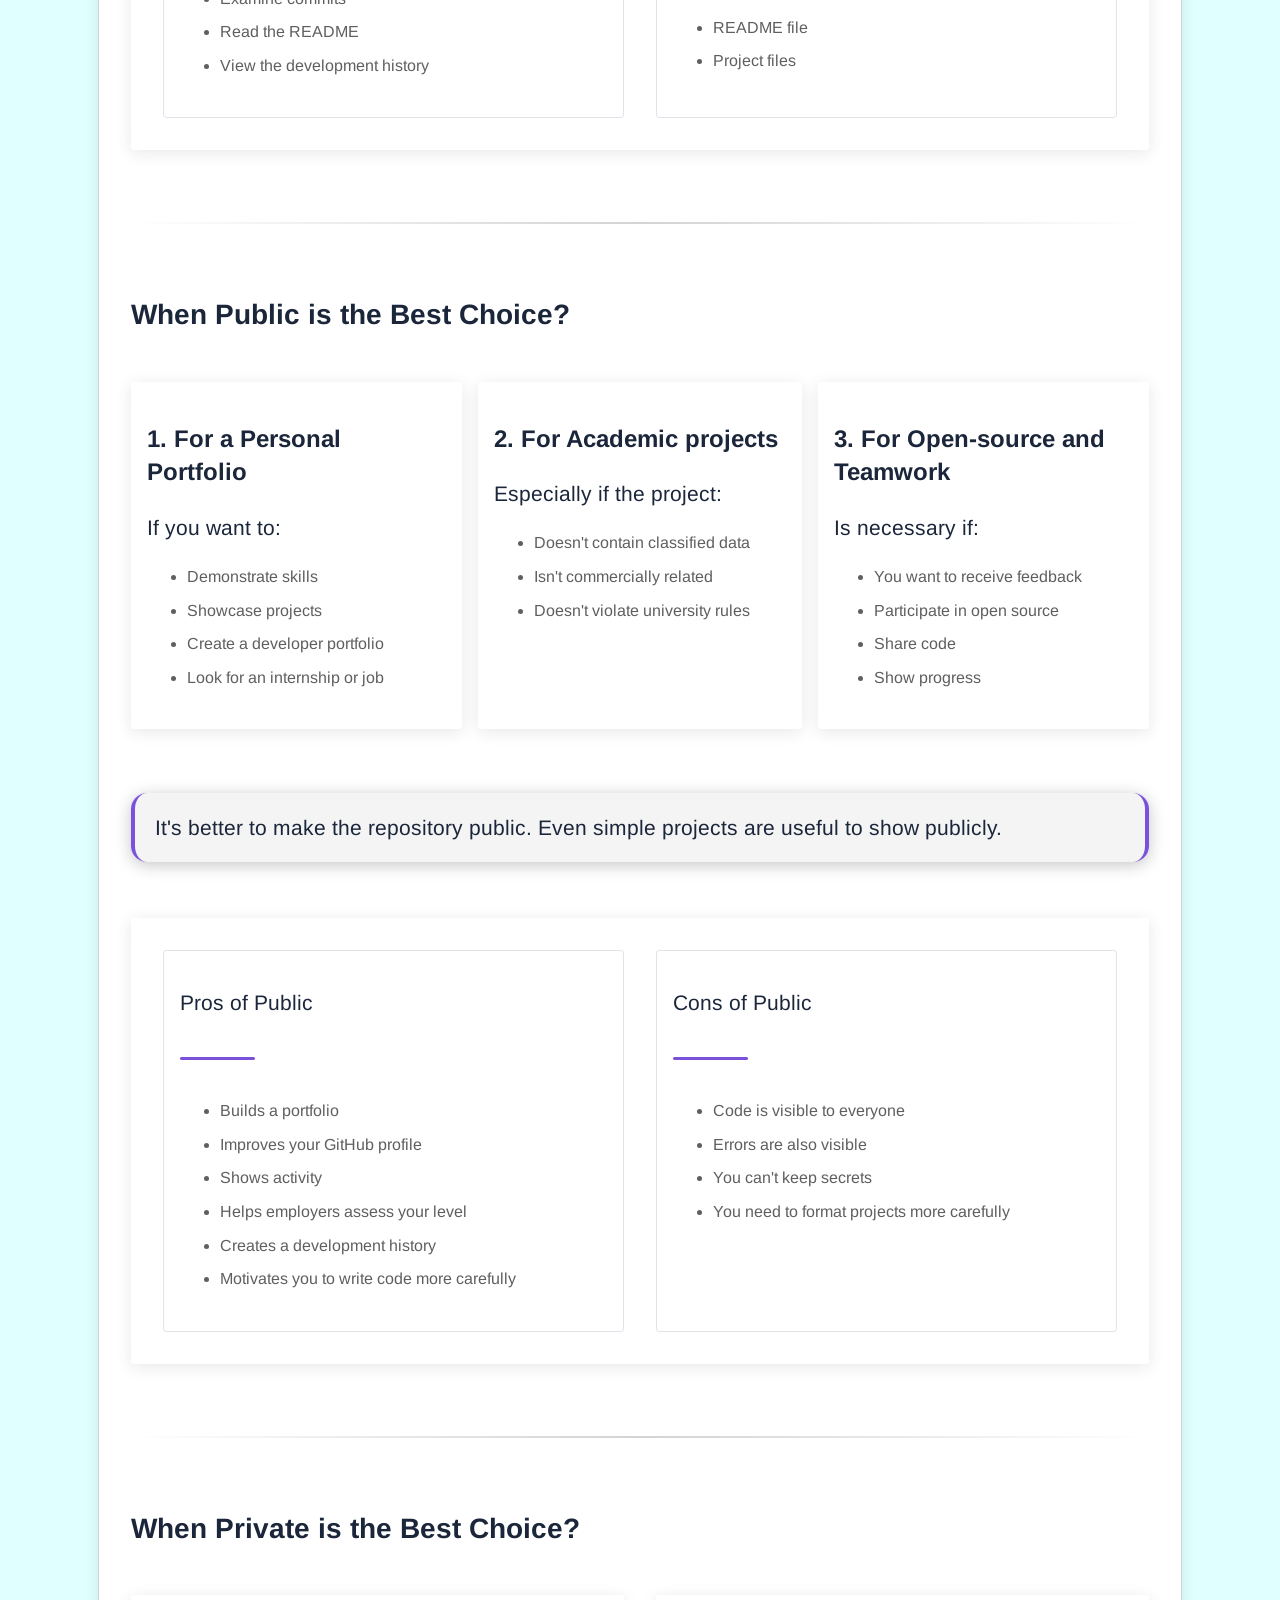
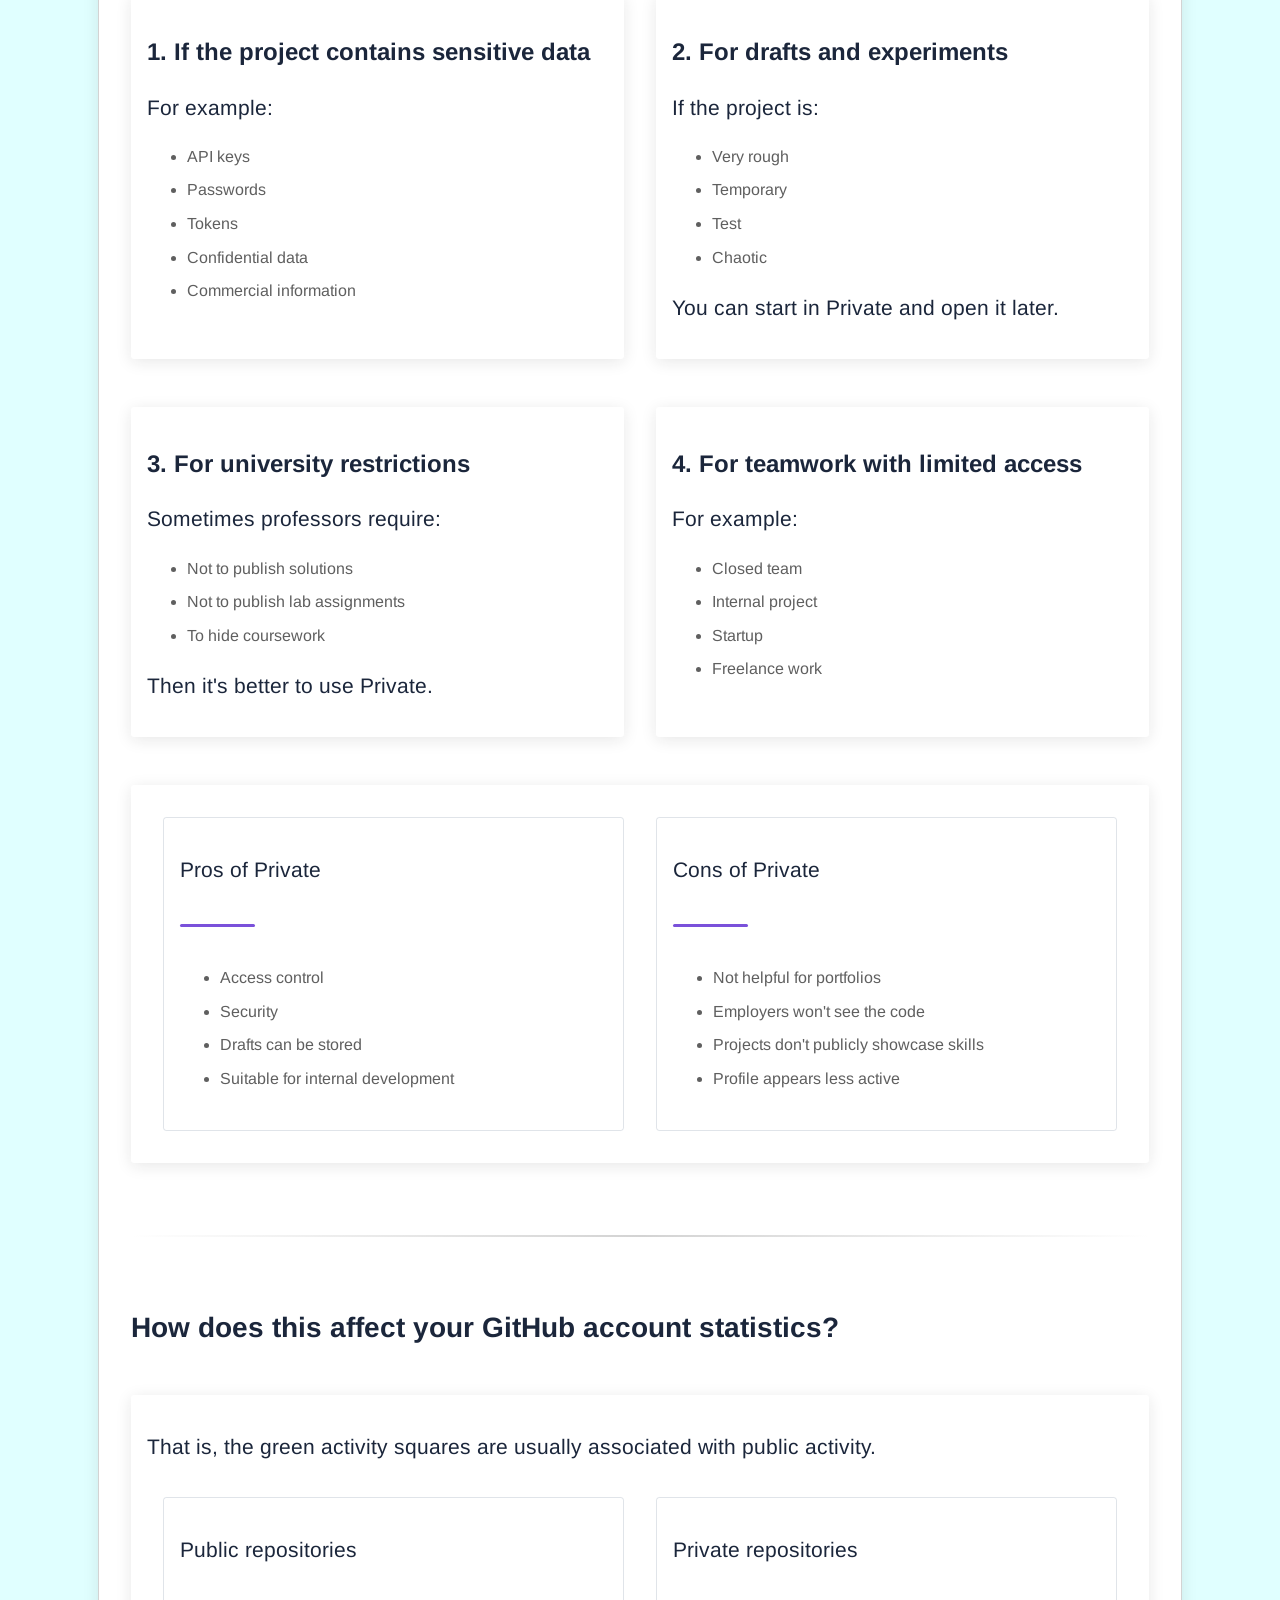
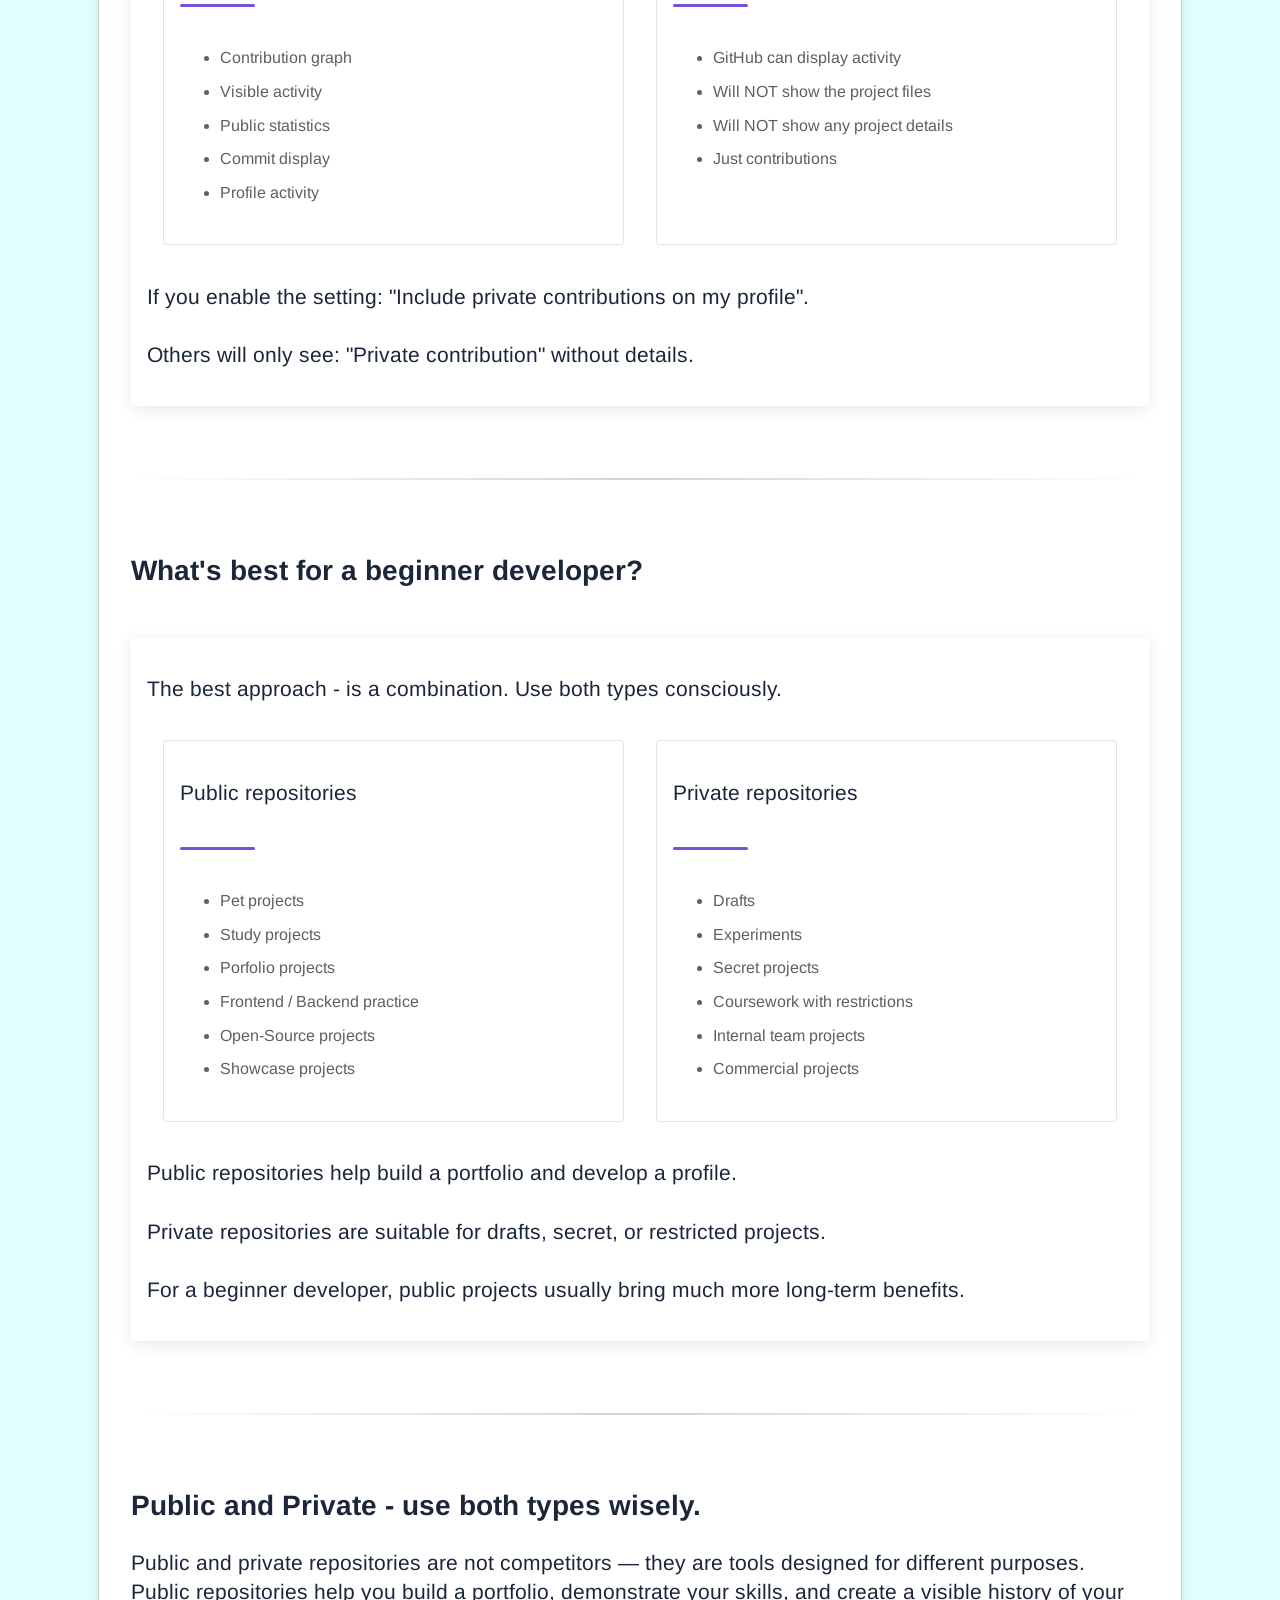
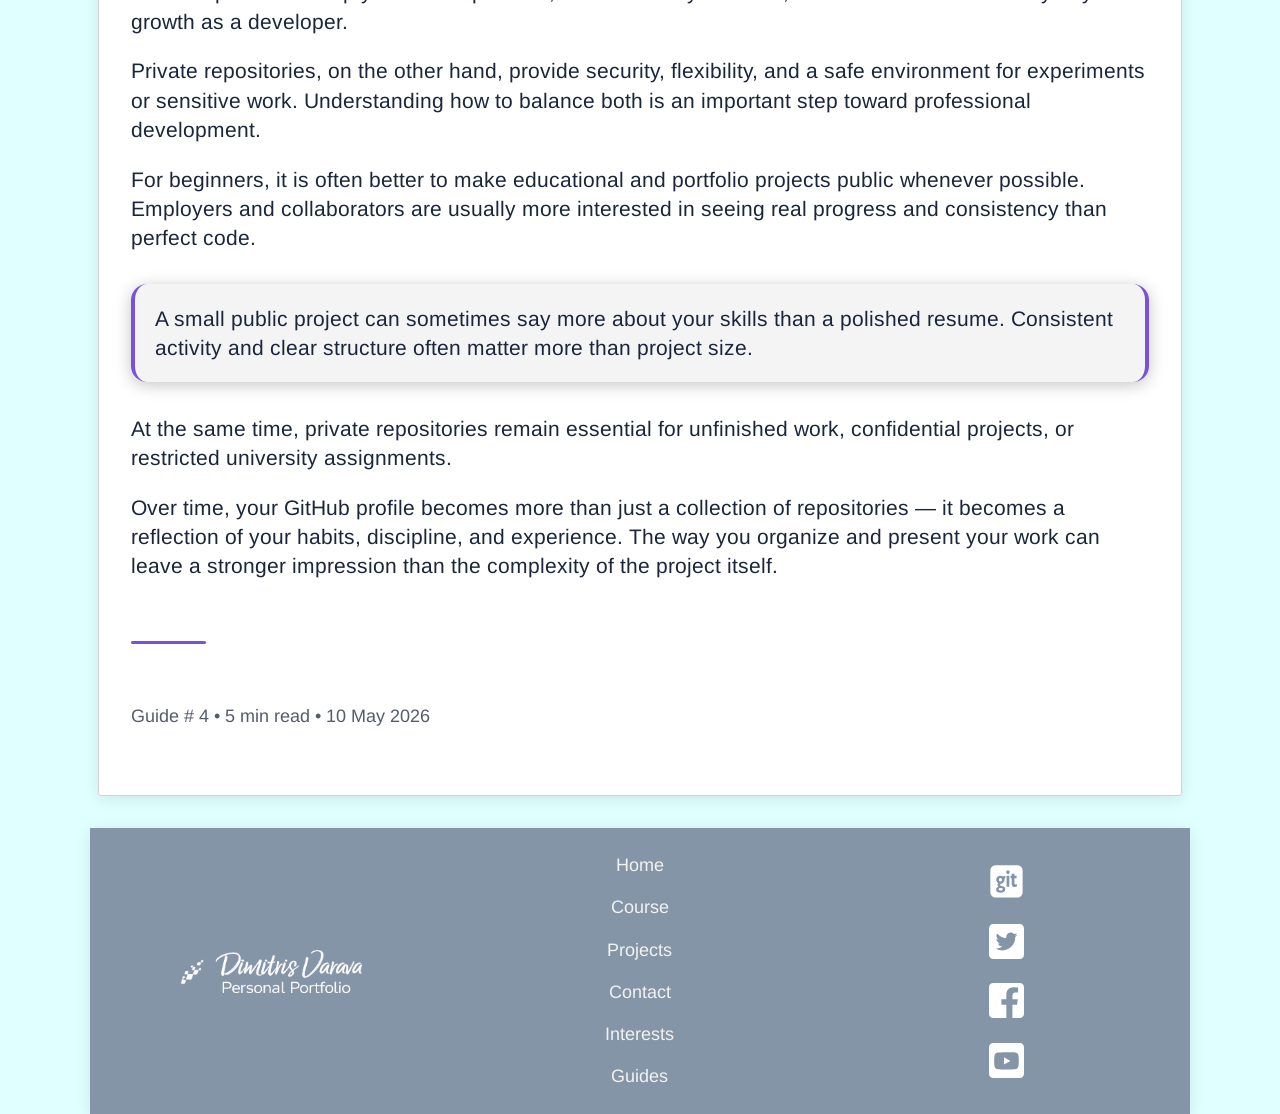
<file: guides/public-vs-private-repositories-on-github.html>
<!DOCTYPE html>
<html lang="en">
    <head>
        <meta charset="UTF-8">
        <meta name="viewport" content="width=device-width, initial-scale=1.0">
        <title>Experience - Dmytro Varava - Personal project</title>
        <link rel="icon" type="image/x-icon" href="../images/favicon.ico">
        <link href="../css/style.css" rel="stylesheet">

    </head>

    <body>

    <div class="grid-container">
        <header>
            <nav class="topnav" id="topnav">

                <div class="topnav-inner">

                    <div class="logo-link">
                        <a href="../index.html"><img class="logo" src="../images/logo.png" alt="Logo"></a>
                    </div>

                    <div class="nav-links" id="navLinks">
                        <a href="../index.html" >Home</a>
                        <a href="../course.html">Course</a>
                        <a href="../projects.html">Projects</a>
						<a href="../contact.html">Contact</a>
                        <a href="../interests.html">Interests</a>
						<!-- <a href="../experience.html">Experience</a> -->
                        <a href="../guides.html">Guides</a>
                    </div>

                    <button
                    class="menu-btn"
                    id="menuBtn"
                    type="button"
                    aria-label="Toggle navigation menu"
                    aria-controls="navLinks"
                    aria-expanded="false"
                    >
                    <!-- Inline SVG hamburger icon -->
                    
                    <svg viewBox="0 0 24 24" aria-hidden="true" focusable="false">
                        <path d="M3 6h18M3 12h18M3 18h18" fill="none"
                            stroke="currentColor" stroke-width="2" 
                            stroke-linecap="round"/>
                    </svg>
                    </button>

                </div>
            </nav>
        </header>

        <main class="guides-page-container">

            <div class="guide-hero">
                <h1>Public vs Private Repositories on GitHub</h1>
                <p class="guide-subtitle">How Repository Visibility Shapes Your Portfolio, Workflow, and Developer Growth.</p>
            </div>

            <div class="guides-container">
                <!-- Introduction -->

                <section class="article-text-area">

                    <p>When developers first start using GitHub, one of the most common questions is whether 
                        a repository should be public or private. At first glance, the difference seems straightforward — 
                        one is visible to everyone, while the other is restricted. However, this decision affects 
                        much more than just access to your code. Repository visibility can influence your portfolio, 
                        collaboration opportunities, contribution statistics, and even how employers perceive your profile.</p>

                    <p>Many beginners keep everything private because they worry their code is not “good enough” to be seen. 
                        Others make everything public without understanding the risks of exposing sensitive information. 
                        In reality, both public and private repositories have important roles in a developer’s workflow. 
                        Learning when to use each one is part of becoming a more professional and organized developer.</p>

                    <p>This article explains the advantages and disadvantages of both repository types in a practical 
                        and beginner-friendly way. It also explores how GitHub activity works and what actually appears 
                        on your public profile. Most importantly, it helps you understand how to use GitHub strategically 
                        rather than randomly. Choosing the right visibility settings early can improve both your learning 
                        experience and your long-term development journey.</p>

                </section>

                <div class="section-divider"></div>

                <!-- Section -->

                <section>

                    <h2>Public or Private Repository — Which one should you choose?</h2>

                    <div class="highlight-box">
                        <h3>Visibility Shapes Perception</h3>
                        <p>Your repositories are more than storage for code — they represent how you work and grow as a developer. 
                            Choosing between public and private repositories should be a conscious decision, not a random one.</p>
                    </div>

                </section>

                    <!-- Section -->

                <section class="section-card-separate-list">

                    <h3 class="main-subtitle">Public & Private Repository — What does it mean?</h3>

                    <div class="list-section-left">
                        <p>A "Public Repository" is visible to everyone. Anyone can:</p>

                        <ul>
                            <li>Open the code</li>
                            <li>View the project structure</li>
                            <li>Examine commits</li>
                            <li>Read the README</li>
                            <li>View the development history</li>
                        </ul>
                    </div>

                    <div class="list-section-right">
                        <p>A "Private Repository" is visible only to you and those you've invited. Other people won't see:

                        <ul>
                            <li>Your code</li>
                            <li>Your commits</li>
                            <li>README file</li>
                            <li>Project files</li>
                        </ul>
                    </div>

                </section>


                    <div class="section-divider"></div>

                    <h2>When Public is the Best Choice?</h2>

                        
                <div class="guide-sections-three">

                        <!-- Section -->

                    <section class="list-section-three-left">

                        <h3>1. For a Personal Portfolio</h3>
                        <p>If you want to:</p>

                        <ul>
                            <li>Demonstrate skills</li>
                            <li>Showcase projects</li>
                            <li>Create a developer portfolio</li>
                            <li>Look for an internship or job</li>
                        </ul>

                        

                    </section>

                        <!-- Section -->

                    <section class="list-section-three-midle">

                        <h3>2. For Academic projects</h3>
                        <p>Especially if the project:</p>

                        <ul>
                            <li>Doesn't contain classified data</li>
                            <li>Isn't commercially related</li>
                            <li>Doesn't violate university rules</li>
                        </ul>

                    </section>
                    
                            <!-- Section -->

                    <section class="list-section-three-right">

                        <h3>3. For Open-source and Teamwork</h3>
                        <p>Is necessary if:</p>

                        <ul>
                            <li>You want to receive feedback</li>
                            <li>Participate in open source</li>
                            <li>Share code</li>
                            <li>Show progress</li>
                        </ul>

                    </section>

                    <div class="last-subtitle-three">
                        <p class="highlight-box">It's better to make the repository public.
                        Even simple projects are useful to show publicly.
                        </p>
                    </div>
                </div>
                
                    <!-- Section -->

                <section class="section-card-separate-list">

                    <div class="list-section-left">
                        <p>Pros of Public</p>
                        <div class="section-divider-accent"></div>

                        <ul>
                            <li>Builds a portfolio</li>
                            <li>Improves your GitHub profile</li>
                            <li>Shows activity</li>
                            <li>Helps employers assess your level</li>
                            <li>Creates a development history</li>
                            <li>Motivates you to write code more carefully</li>
                        </ul>
                    </div>

                    <div class="list-section-right">
                        <p>Cons of Public</p>
                        <div class="section-divider-accent"></div>

                        <ul>
                            <li>Code is visible to everyone</li>
                            <li>Errors are also visible</li>
                            <li>You can't keep secrets</li>
                            <li>You need to format projects more carefully</li>
                        </ul>
                    </div>

                </section>

                    <div class="section-divider"></div>

                <!-- Section -->

                <h2>When Private is the Best Choice?</h2>

                    <!-- Section -->
                <div class="guide-sections">

                    <section class="guide-section-left">

                        <h3>1. If the project contains sensitive data</h3>
                        <p>For example:</p>

                        <ul>
                            <li>API keys</li>
                            <li>Passwords</li>
                            <li>Tokens</li>
                            <li>Confidential data</li>
                            <li>Commercial information</li>
                        </ul>

                        <p></p>

                    </section>

                        <!-- Section -->

                    <section class="guide-section-right">

                        <h3>2. For drafts and experiments</h3>
                        <p>If the project is:</p>

                        <ul>
                            <li>Very rough</li>
                            <li>Temporary</li>
                            <li>Test</li>
                            <li>Chaotic</li>
                        </ul>

                        <p>You can start in Private and open it later.</p>

                    </section>

                        <!-- Section -->

                    <section class="guide-section-left">

                        <h3>3. For university restrictions</h3>
                        <p>Sometimes professors require:</p>

                        <ul>
                            <li>Not to publish solutions</li>
                            <li>Not to publish lab assignments</li>
                            <li>To hide coursework</li>
                        </ul>

                        <p>Then it's better to use Private.</p>

                    </section>

                        <!-- Section -->

                    <section class="guide-section-right">

                        <h3>4. For teamwork with limited access</h3>
                        <p>For example:</p>

                        <ul>
                            <li>Closed team</li>
                            <li>Internal project</li>
                            <li>Startup</li>
                            <li>Freelance work</li>
                        </ul>

                    </section>
                    </div>
                        <!-- Section -->

                    <section class="section-card-separate-list">

                        <div class="list-section-left">
                            <p>Pros of Private</p>
                            <div class="section-divider-accent"></div>

                            <ul>
                                <li>Access control</li>
                                <li>Security</li>
                                <li>Drafts can be stored</li>
                                <li>Suitable for internal development</li>
                            </ul>
                        </div>

                        <div class="list-section-right">
                            <p>Cons of Private</p>
                            <div class="section-divider-accent"></div>

                            <ul>
                                <li>Not helpful for portfolios</li>
                                <li>Employers won't see the code</li>
                                <li>Projects don't publicly showcase skills</li>
                                <li>Profile appears less active</li>
                            </ul>
                        </div>

                    </section>

                        <div class="section-divider"></div>


                        <h2>How does this affect your GitHub account statistics?</h2>

                    <section class="section-card-separate-list">

                        <!-- Section -->

                        <p class="second-subtitle">That is, the green activity squares are usually associated with public activity.</p>

                        <div class="list-section-left">
                            <p>Public repositories</p>
                            <div class="section-divider-accent"></div>

                            <ul>
                                <li>Contribution graph</li>
                                <li>Visible activity</li>
                                <li>Public statistics</li>
                                <li>Commit display</li>
                                <li>Profile activity</li>
                            </ul>
                        </div>

                        <div class="list-section-right">
                            <p>Private repositories</p>
                            <div class="section-divider-accent"></div>

                            <ul>
                                <li>GitHub can display activity</li>
                                <li>Will NOT show the project files</li>
                                <li>Will NOT show any project details</li>
                                <li>Just contributions</li>
                            </ul>
                        </div>

                        <p class="last-subtitle">
                            If you enable the setting: "Include private contributions on my profile".
                            <br><br>
                            Others will only see: "Private contribution" without details.
                        </p>

                    </section>

                        <div class="section-divider"></div>


                        <h2>What's best for a beginner developer?</h2>

                    <section class="section-card-separate-list">

                        <!-- Section -->

                        <p class="second-subtitle">The best approach - is a combination. Use both types consciously.</p>

                        <div class="list-section-left">
                            <p>Public repositories</p>
                            <div class="section-divider-accent"></div>
                            
                            <ul>
                                <li>Pet projects</li>
                                <li>Study projects</li>
                                <li>Porfolio projects</li>
                                <li>Frontend / Backend practice</li>
                                <li>Open-Source projects</li>
                                <li>Showcase projects</li>
                            </ul>
                        </div>

                        <div class="list-section-right">
                            <p>Private repositories</p>
                            <div class="section-divider-accent"></div>

                            <ul>
                                <li>Drafts</li>
                                <li>Experiments</li>
                                <li>Secret projects</li>
                                <li>Coursework with restrictions</li>
                                <li>Internal team projects</li>
                                <li>Commercial projects</li>
                            </ul>
                        </div>

                        <p class="last-subtitle">
                            Public repositories help build a portfolio and develop a profile.
                            <br><br>
                            Private repositories are suitable for drafts, secret, or restricted projects.
                            <br><br>
                            For a beginner developer, public projects usually bring much more long-term benefits.
                        </p>

                    </section>

                        <div class="section-divider"></div>

                        <!-- Section -->

                    <section class="article-text-area">

                        <h2>Public and Private - use both types wisely.</h2>

                        <p>Public and private repositories are not competitors — they are tools designed for different purposes. 
                            Public repositories help you build a portfolio, demonstrate your skills, and create a visible history of your growth as a developer.</p>

                        <p>Private repositories, on the other hand, provide security, flexibility, and a safe environment 
                            for experiments or sensitive work. Understanding how to balance both is an important step toward professional development.</p>

                        <p>For beginners, it is often better to make educational and portfolio projects public whenever possible. 
                            Employers and collaborators are usually more interested in seeing real progress and consistency than perfect code.</p>

                        <p class="highlight-box">A small public project can sometimes say more about your skills than a polished resume. 
                            Consistent activity and clear structure often matter more than project size.</p>

                        <p>At the same time, private repositories remain essential for unfinished work, 
                            confidential projects, or restricted university assignments.</p>

                        <p>Over time, your GitHub profile becomes more than just a collection of repositories — it becomes a reflection 
                            of your habits, discipline, and experience. The way you organize and present your work can leave a stronger 
                            impression than the complexity of the project itself.</p>
                        
                    </section>

                    <div class="section-divider-accent"></div>

                    <p class="meta">Guide # 4 • 5 min read • 10 May 2026</p>

            </div>
                
        </main>

        <footer class="footer-container">
			<div class="logo-box">
				<a href="../index.html"><img class="logo" src="../images/new-logo.png" alt="Logo"></a>
			</div>

			<div class="menu-box">
				<a href="../index.html">Home</a></br>
                <a href="../course.html">Course</a></br>
				<a href="../projects.html">Projects</a></br>
                <a href="../contact.html">Contact</a></br>
				<a href="../interests.html">Interests</a></br>
                <!-- <a href="experience.html">Experience</a> -->
                <a href="../guides.html">Guides</a></br>
			</div>

			<div class="icons-box">
                <a href="https://github.com/DimitrisVarava/" target="_blank"><img src="../images/github.svg" alt="GitHub Website"></a>
				<a href="https://twitter.com/" target="_blank"><img src="../images/twitter.svg" alt="Twitter Website"></a>
                <a href="https://www.facebook.com/" target="_blank"><img src="../images/facebook.svg" alt="Facebook Website"></a>
                <!-- <a href="https://www.instagram.com/" target="_blank"><img src="images/instagram.svg" alt="Instagram"></a> -->
                <a href="https://www.youtube.com/" target="_blank"><img src="../images/youtube.svg" alt="YouTube Website"></a>
			</div>
		</footer>


    </div>
    
    <!-- Script for Gamburger Menu -->
		<script>
			const topnav = document.getElementById("topnav");
			const menuBtn = document.getElementById("menuBtn");
			
			menuBtn.addEventListener("click", () => { topnav.classList.toggle("is-open");});
		</script>

    </body>

</html>
</file>
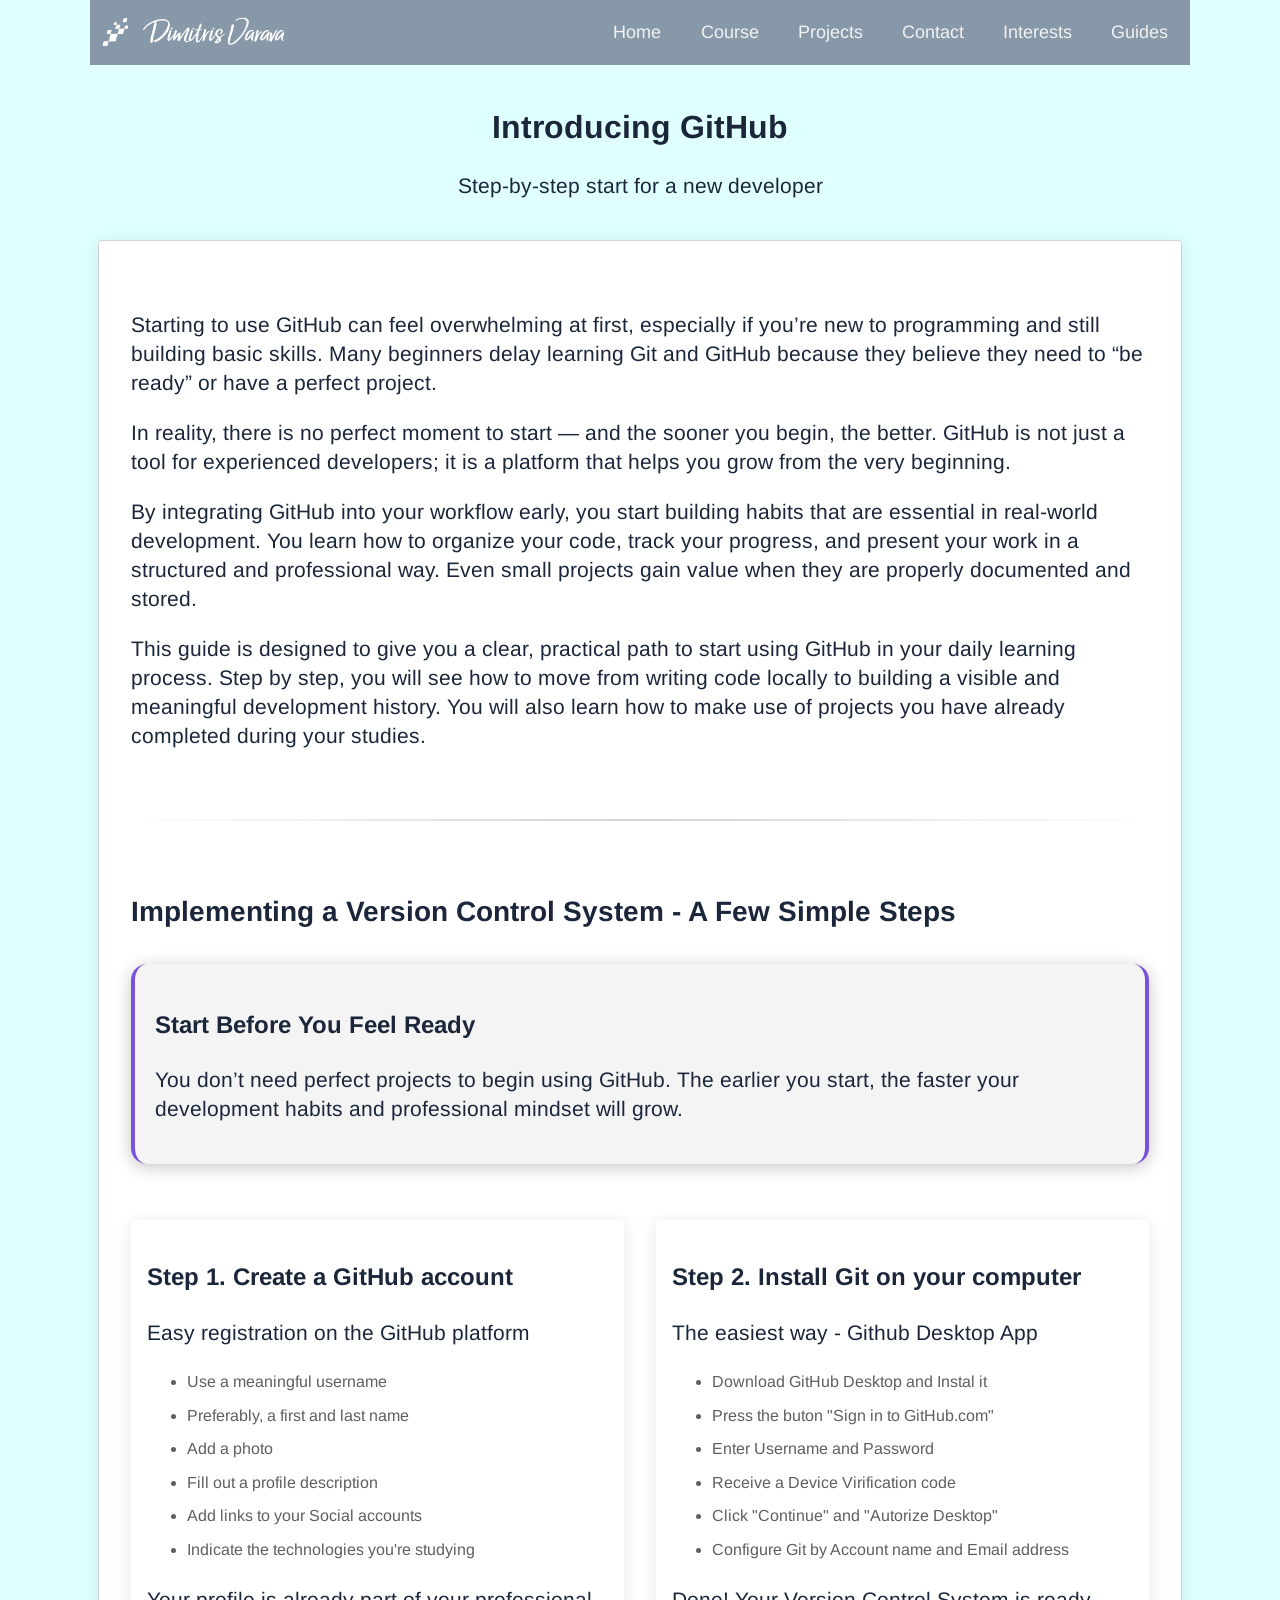
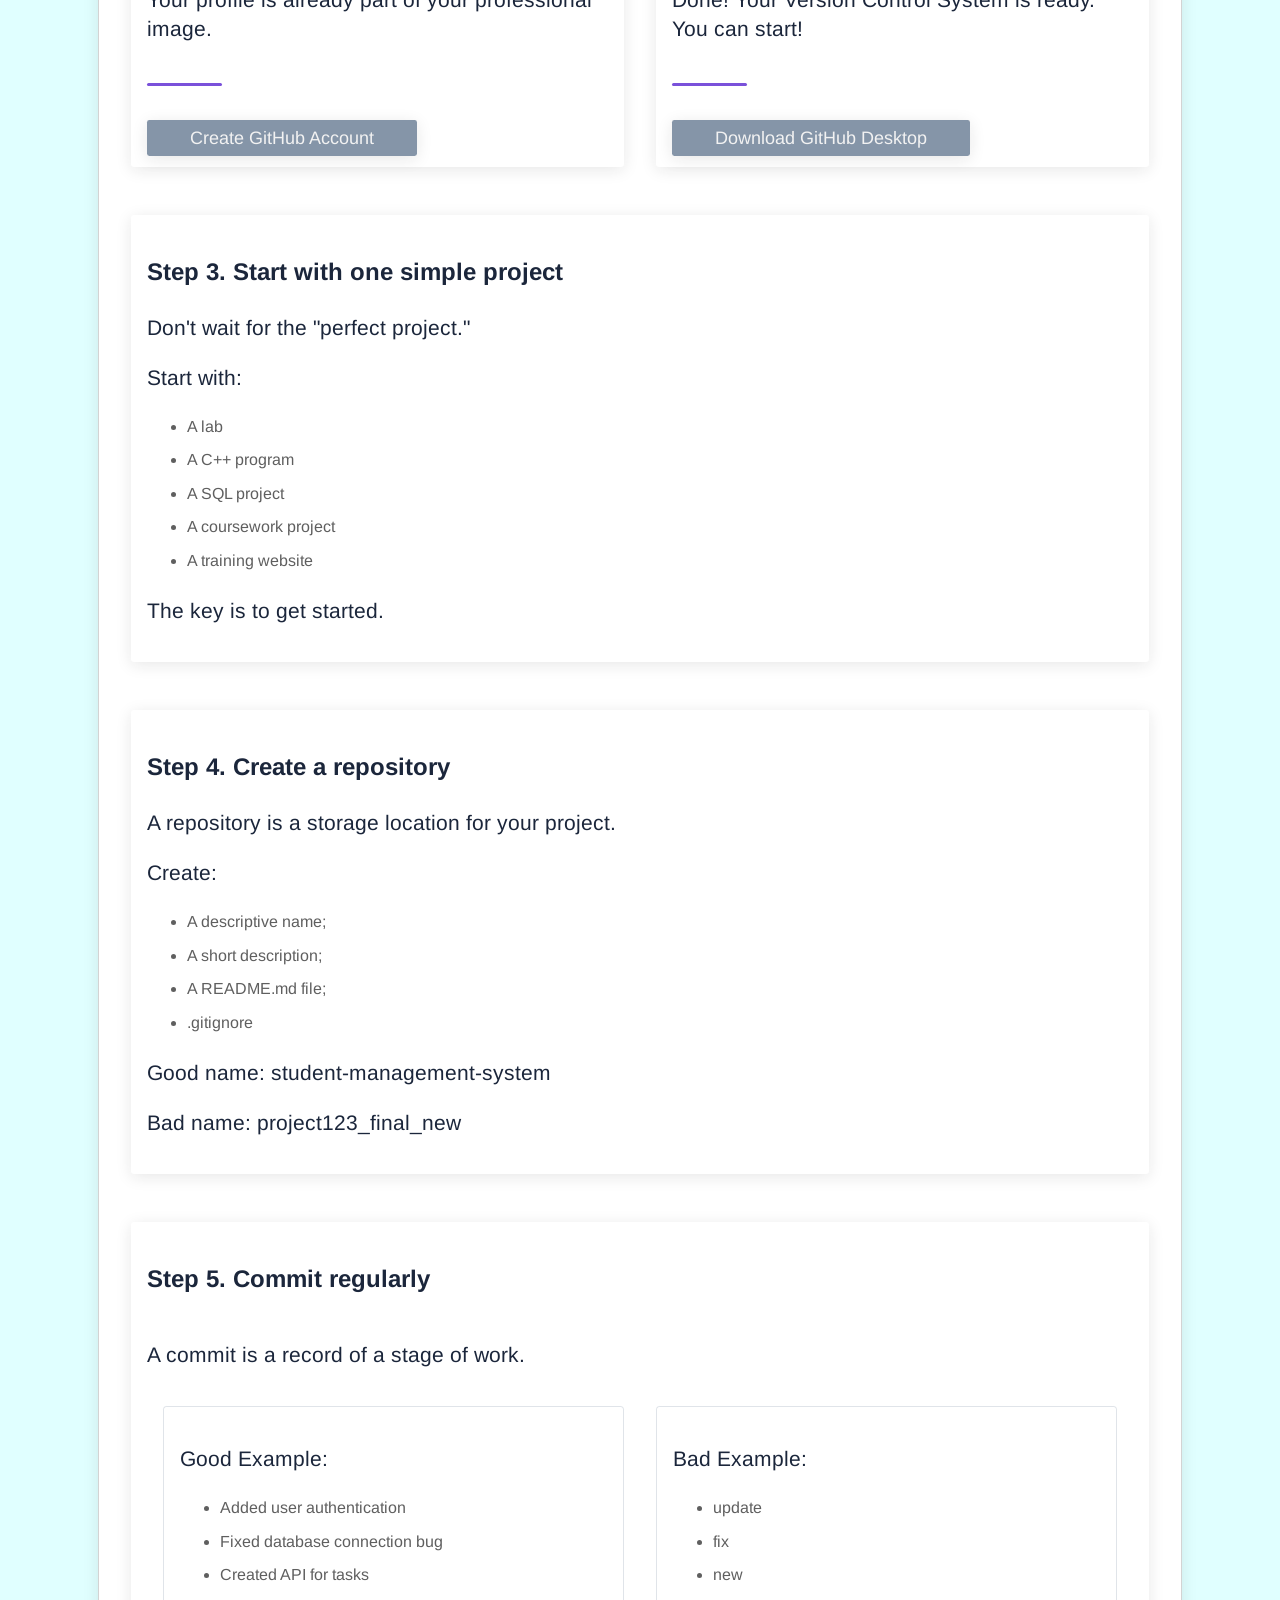
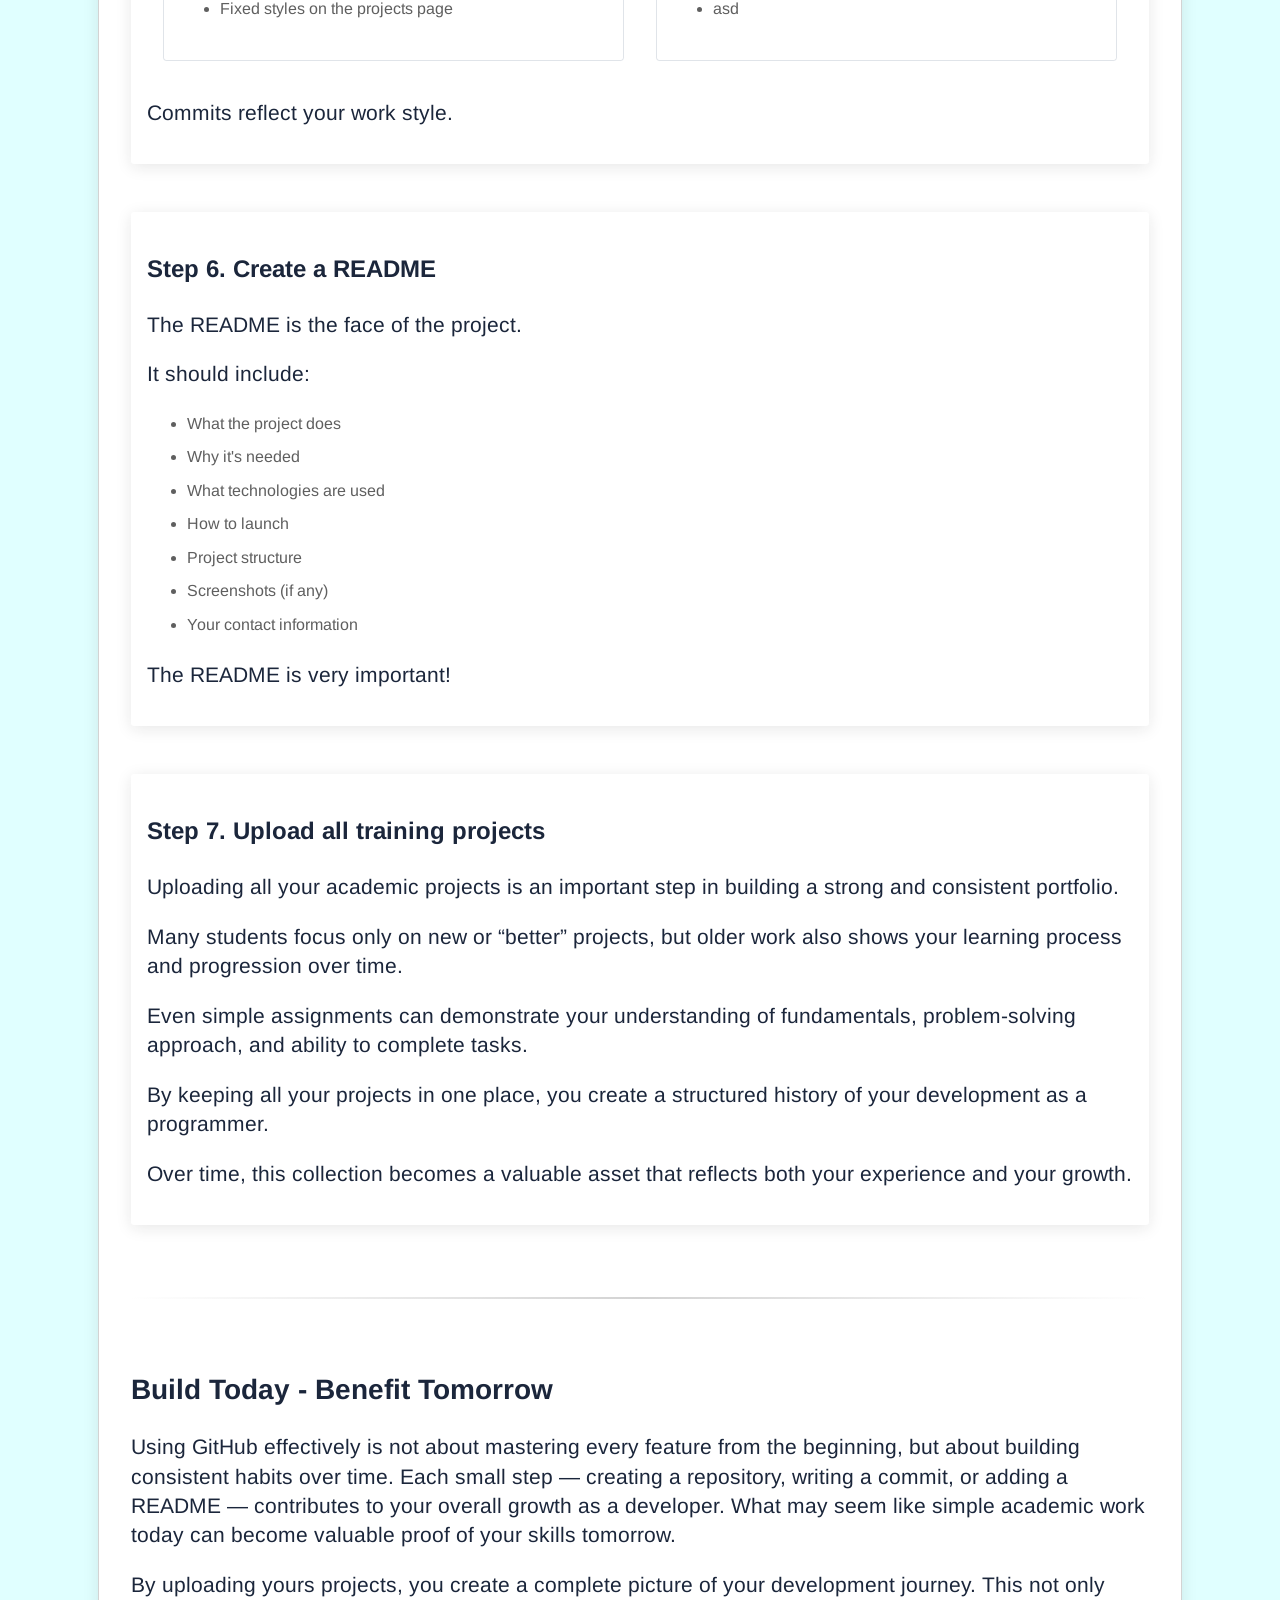
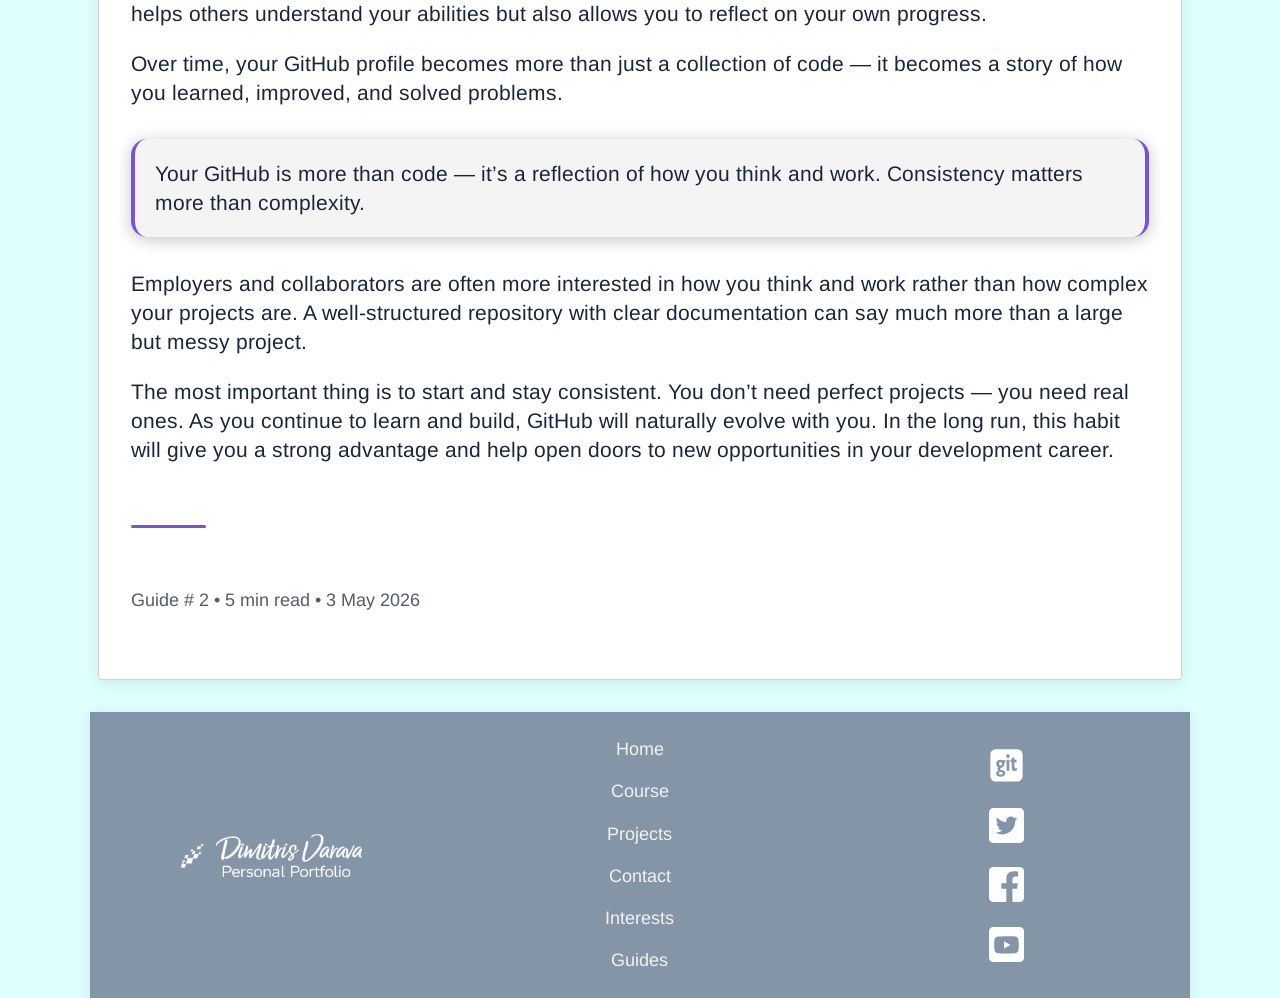
<file: guides/step-by-step-github-guide-for-a-new-developer.html>
<!DOCTYPE html>
<html lang="en">
    <head>
        <meta charset="UTF-8">
        <meta name="viewport" content="width=device-width, initial-scale=1.0">
        <title>Experience - Dmytro Varava - Personal project</title>
        <link rel="icon" type="image/x-icon" href="../images/favicon.ico">
        <link href="../css/style.css" rel="stylesheet">

    </head>

    <body>

    <div class="grid-container">
        <header>
            <nav class="topnav" id="topnav">

                <div class="topnav-inner">

                    <div class="logo-link">
                        <a href="../index.html"><img class="logo" src="../images/logo.png" alt="Logo"></a>
                    </div>

                    <div class="nav-links" id="navLinks">
                        <a href="../index.html" >Home</a>
                        <a href="../course.html">Course</a>
                        <a href="../projects.html">Projects</a>
						<a href="../contact.html">Contact</a>
                        <a href="../interests.html">Interests</a>
						<!-- <a href="../experience.html">Experience</a> -->
                        <a href="../guides.html">Guides</a>
                    </div>

                    <button
                    class="menu-btn"
                    id="menuBtn"
                    type="button"
                    aria-label="Toggle navigation menu"
                    aria-controls="navLinks"
                    aria-expanded="false"
                    >
                    <!-- Inline SVG hamburger icon -->
                    
                    <svg viewBox="0 0 24 24" aria-hidden="true" focusable="false">
                        <path d="M3 6h18M3 12h18M3 18h18" fill="none"
                            stroke="currentColor" stroke-width="2" 
                            stroke-linecap="round"/>
                    </svg>
                    </button>
                    
                </div>
            </nav>
        </header>

        <main class="guides-page-container">
            <div class="guide-hero">
                <h1>Introducing GitHub</h1>
                <p class="guide-subtitle">Step-by-step start for a new developer</p>
            </div>

            <div class="guides-container">
                <!-- Introduction -->

                <section class="article-text-area">

                    <p>Starting to use GitHub can feel overwhelming at first, especially if you’re new to programming 
                        and still building basic skills. Many beginners delay learning Git and GitHub because they believe 
                        they need to “be ready” or have a perfect project.</p>
                        
                    <p>In reality, there is no perfect moment to start — 
                        and the sooner you begin, the better. GitHub is not just a tool for experienced developers; 
                        it is a platform that helps you grow from the very beginning.</p>

                    <p>By integrating GitHub into your workflow early, you start building habits that are essential 
                        in real-world development. You learn how to organize your code, track your progress, 
                        and present your work in a structured and professional way. Even small projects gain value when they are 
                        properly documented and stored.</p>

                    <p>This guide is designed to give you a clear, practical path to start using GitHub in your daily learning process. 
                        Step by step, you will see how to move from writing code locally to building a visible and meaningful development history. 
                        You will also learn how to make use of projects you have already completed during your studies.</p>

                </section>

                <div class="section-divider"></div>

                <!-- Section -->

                <section>

                    <h2>Implementing a Version Control System - A Few Simple Steps</h2>

                    <div class="highlight-box">
                        <h3>Start Before You Feel Ready</h3>
                        <p>You don’t need perfect projects to begin using GitHub. 
                            The earlier you start, the faster your development habits and professional mindset will grow.</p>
                    </div>

                </section>

                <div class="guide-sections">

                    <!-- Section - Step 1 -->

                    <section class="guide-section-left">

                        <h3>Step 1. Create a GitHub account</h3>
                        <p>Easy registration on the GitHub platform</p>

                        <ul class="list-minimum-hight">
                            <li>Use a meaningful username</li>
                            <li>Preferably, a first and last name</li>
                            <li>Add a photo</li>
                            <li>Fill out a profile description</li>
                            <li>Add links to your Social accounts</li>
                            <li>Indicate the technologies you're studying</li>
                        </ul>

                        <p>Your profile is already part of your professional image.</p>

                        <div class="section-divider-accent"></div>

                        <a href="https://github.com/" class="buttons" target="_blank">Create GitHub Account</a>

                    </section>

                    <!-- Section - Step 2 -->

                    <section class="guide-section-right">

                        <h3>Step 2. Install Git on your computer</h3>
                        <p>The easiest way - Github Desktop App</p>

                        <ul class="list-minimum-hight">
                            <li>Download GitHub Desktop and Instal it</li>
                            <li>Press the buton "Sign in to GitHub.com"</li>
                            <li>Enter Username and Password</li>
                            <li>Receive a Device Virification code</li>
                            <li>Click "Continue" and "Autorize Desktop"</li>
                            <li>Configure Git by Account name and Email address</li>
                        </ul>

                        <p>Done! Your Version Control System is ready. You can start!</p>

                        <div class="section-divider-accent"></div>
                        
                        <a href="https://desktop.github.com/download/" class="buttons" target="_blank">Download GitHub Desktop</a>
                        
                    </section>
                </div>

                <!-- Section - Step 3 -->

                <section class="section-card">

                    <h3>Step 3. Start with one simple project</h3>
                    <p>Don't wait for the "perfect project."</p>

                    <p>Start with:</p>

                    <ul>
                        <li>A lab</li>
                        <li>A C++ program</li>
                        <li>A SQL project</li>
                        <li>A coursework project</li>
                        <li>A training website</li>
                    </ul>

                    <p>The key is to get started.</p>

                </section>

                <!-- Section - Step 4 -->
                 
                <section class="section-card">

                    <h3>Step 4. Create a repository</h3>
                    <p>A repository is a storage location for your project.</p>

                    <p>Create:</p>

                    <ul>
                        <li>A descriptive name;</li>
                        <li>A short description;</li>
                        <li>A README.md file;</li>
                        <li>.gitignore</li>
                    </ul>

                    <p>Good name: student-management-system</p>
                    <p>Bad name: project123_final_new</p>

                </section>


                 <!-- Section - Step 5 -->

                <section class="section-card-separate-list">

                    <h3 class="main-subtitle">Step 5. Commit regularly</h3>
                    <p class="main-subtitle">A commit is a record of a stage of work.</p>

                    <div class="list-section-left">
                        <p>Good Example:</p>

                        <ul>
                            <li>Added user authentication</li>
                            <li>Fixed database connection bug</li>
                            <li>Created API for tasks</li>
                            <li>Fixed styles on the projects page</li>
                        </ul>
                    </div>

                    <div class="list-section-right">
                        <p>Bad Example:</p>

                        <ul>
                            <li>update</li>
                            <li>fix</li>
                            <li>new</li>
                            <li>asd</li>
                        </ul>
                    </div>

                    <p>Commits reflect your work style.</p>

                </section>

                 <!-- Section - Step 6 -->

                <section class="section-card">

                    <h3>Step 6. Create a README</h3>
                    <p>The README is the face of the project.</p>

                    <p>It should include:</p>

                    <ul>
                        <li>What the project does</li>
                        <li>Why it's needed</li>
                        <li>What technologies are used</li>
                        <li>How to launch</li>
                        <li>Project structure</li>
                        <li>Screenshots (if any)</li>
                        <li>Your contact information</li>
                    </ul>

                    <p>The README is very important!</p>

                </section>

                 <!-- Section - Step 7 -->

                <section class="section-card">

                    <h3>Step 7. Upload all training projects</h3>

                    <p>Uploading all your academic projects is an important step in building 
                        a strong and consistent portfolio.</p>

                    <p>Many students focus only on new or “better” projects, 
                        but older work also shows your learning process and progression over time. </p>

                    <p>Even simple assignments can demonstrate your understanding of fundamentals, 
                        problem-solving approach, and ability to complete tasks.</p>
                        
                    <p>By keeping all your projects in one place, 
                        you create a structured history of your development as a programmer. </p>
                    
                    <p>Over time, this collection becomes a valuable asset that reflects 
                        both your experience and your growth.</p>

                </section>

                <div class="section-divider"></div>

                <!-- Section -->

                <section class="article-text-area">

                    <h2>Build Today - Benefit Tomorrow</h2>

                    <p>Using GitHub effectively is not about mastering every feature from the beginning, but about building consistent habits over time. 
                        Each small step — creating a repository, writing a commit, or adding a README — contributes to your overall growth as a developer. 
                        What may seem like simple academic work today can become valuable proof of your skills tomorrow.</p>

                    <p>By uploading yours projects, you create a complete picture of your development journey. 
                        This not only helps others understand your abilities but also allows you to reflect on your own progress.</p>

                    <p>Over time, your GitHub profile becomes more than just a collection of code — 
                        it becomes a story of how you learned, improved, and solved problems.</p>

                    <p class="highlight-box">Your GitHub is more than code — 
                        it’s a reflection of how you think and work. Consistency matters more than complexity.</p>

                    <p>Employers and collaborators are often more interested in how you think and work rather than 
                        how complex your projects are. A well-structured repository with clear documentation can say much more 
                        than a large but messy project.</p>

                    <p>The most important thing is to start and stay consistent. 
                        You don’t need perfect projects — you need real ones. As you continue to learn and build, 
                        GitHub will naturally evolve with you. In the long run, this habit will give you a strong 
                        advantage and help open doors to new opportunities in your development career.</p>
                    
                </section>

                <div class="section-divider-accent"></div>

                <p class="meta">Guide # 2 • 5 min read • 3 May 2026</p>

            </div>

        </main>

        <footer class="footer-container">
			<div class="logo-box">
				<a href="../index.html" ><img class="logo" src="../images/new-logo.png" alt="Logo"></a>
			</div>

			<div class="menu-box">
				<a href="../index.html">Home</a></br>
                <a href="../course.html">Course</a></br>
				<a href="../projects.html">Projects</a></br>
                <a href="../contact.html">Contact</a></br>
				<a href="../interests.html">Interests</a></br>
                <!-- <a href="experience.html">Experience</a> -->
                <a href="../guides.html">Guides</a></br>
			</div>

			<div class="icons-box">
                <a href="https://github.com/DimitrisVarava/" target="_blank"><img src="../images/github.svg" alt="GitHub Website"></a>
				<a href="https://twitter.com/" target="_blank"><img src="../images/twitter.svg" alt="Twitter Website"></a>
                <a href="https://www.facebook.com/" target="_blank"><img src="../images/facebook.svg" alt="Facebook Website"></a>
                <!-- <a href="https://www.instagram.com/" target="_blank"><img src="images/instagram.svg" alt="Instagram"></a> -->
                <a href="https://www.youtube.com/" target="_blank"><img src="../images/youtube.svg" alt="YouTube Website"></a>
			</div>
		</footer>


    </div>
    
    <!-- Script for Gamburger Menu -->
		<script>
			const topnav = document.getElementById("topnav");
			const menuBtn = document.getElementById("menuBtn");
			
			menuBtn.addEventListener("click", () => { topnav.classList.toggle("is-open");});
		</script>

    </body>

</html>
</file>
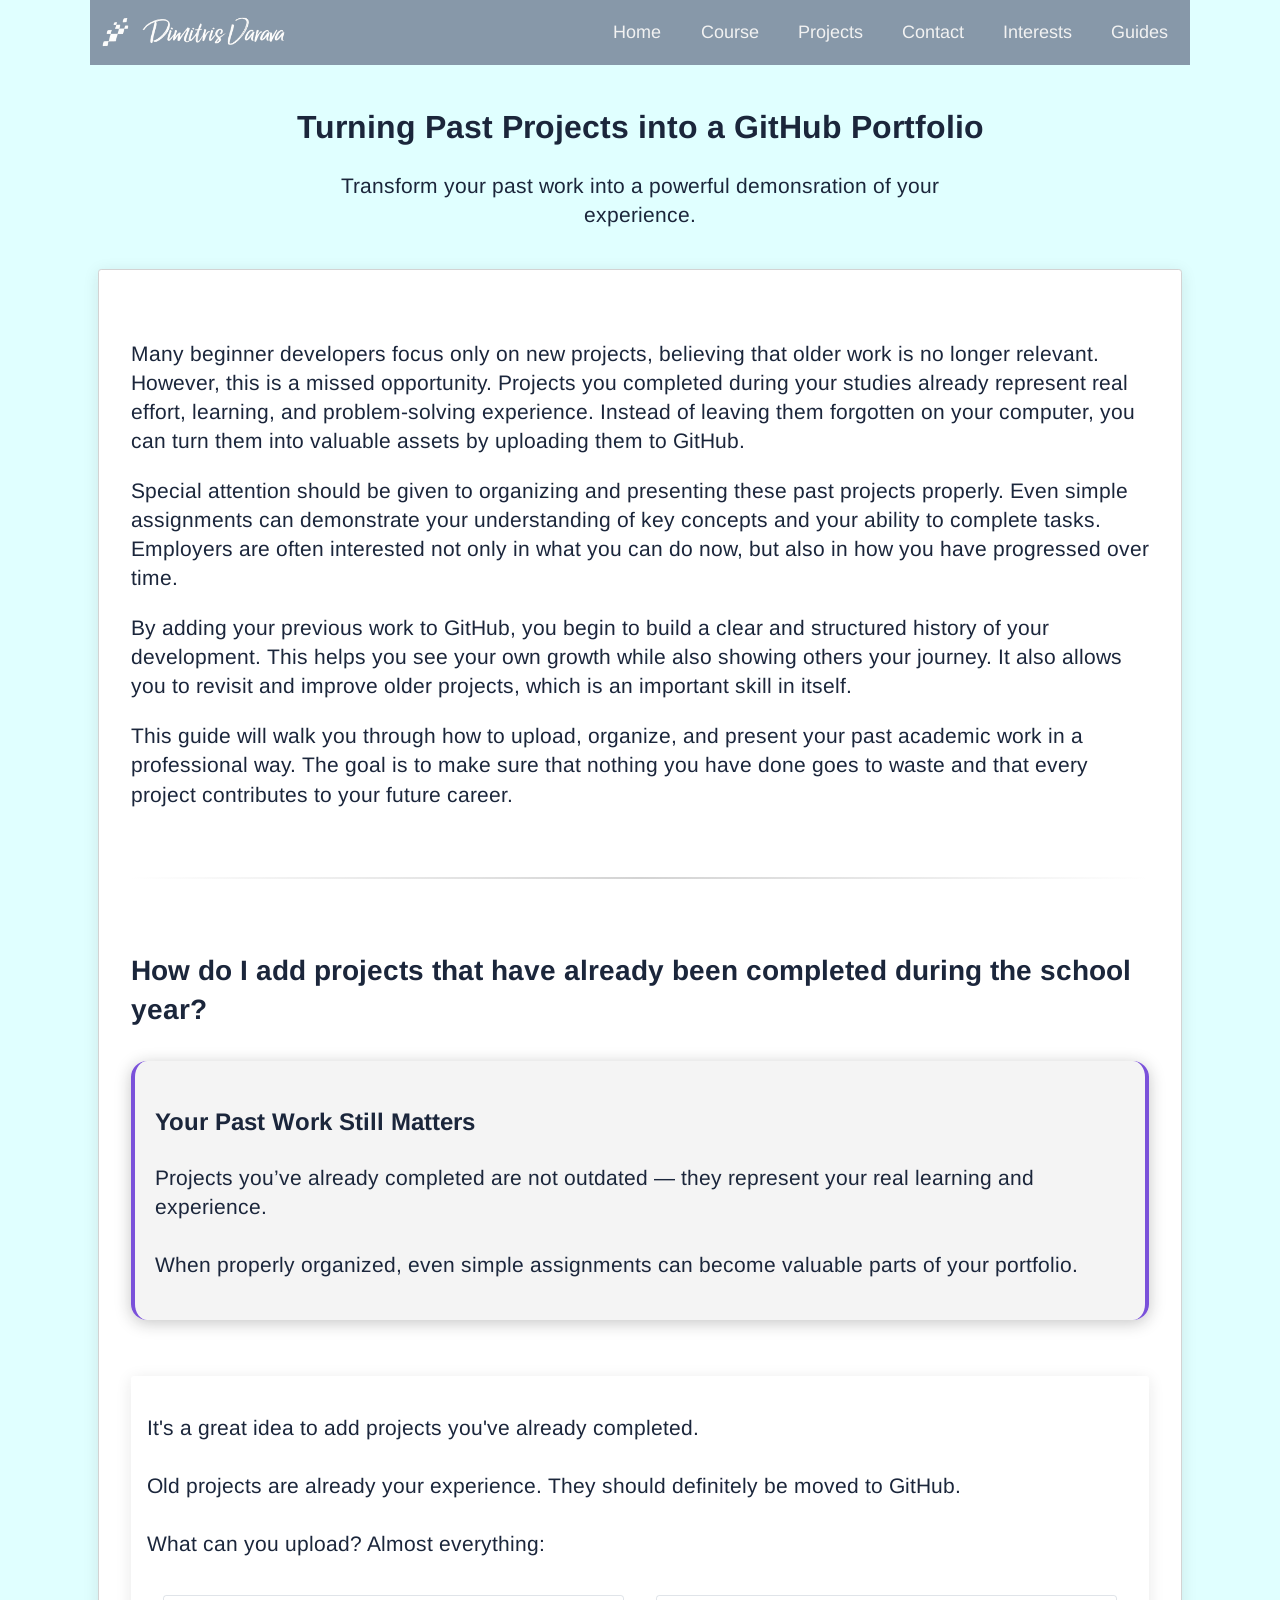
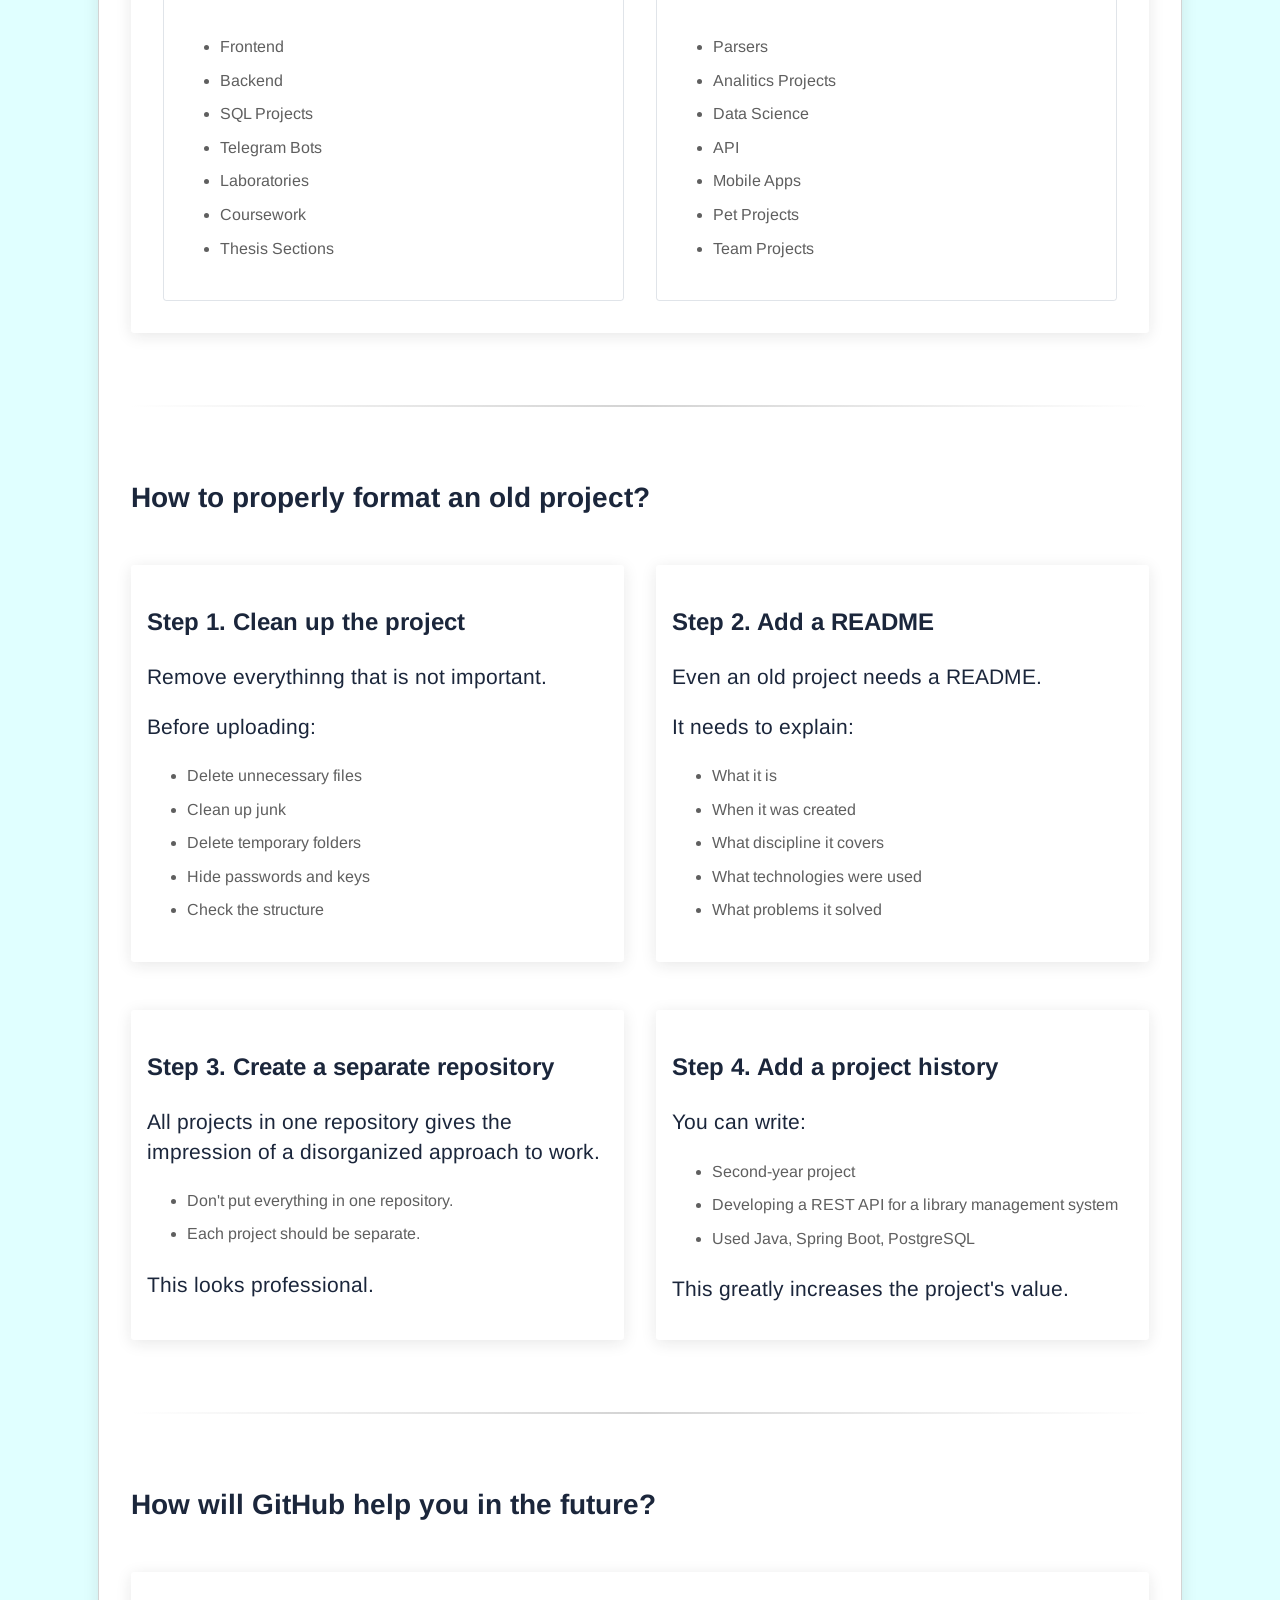
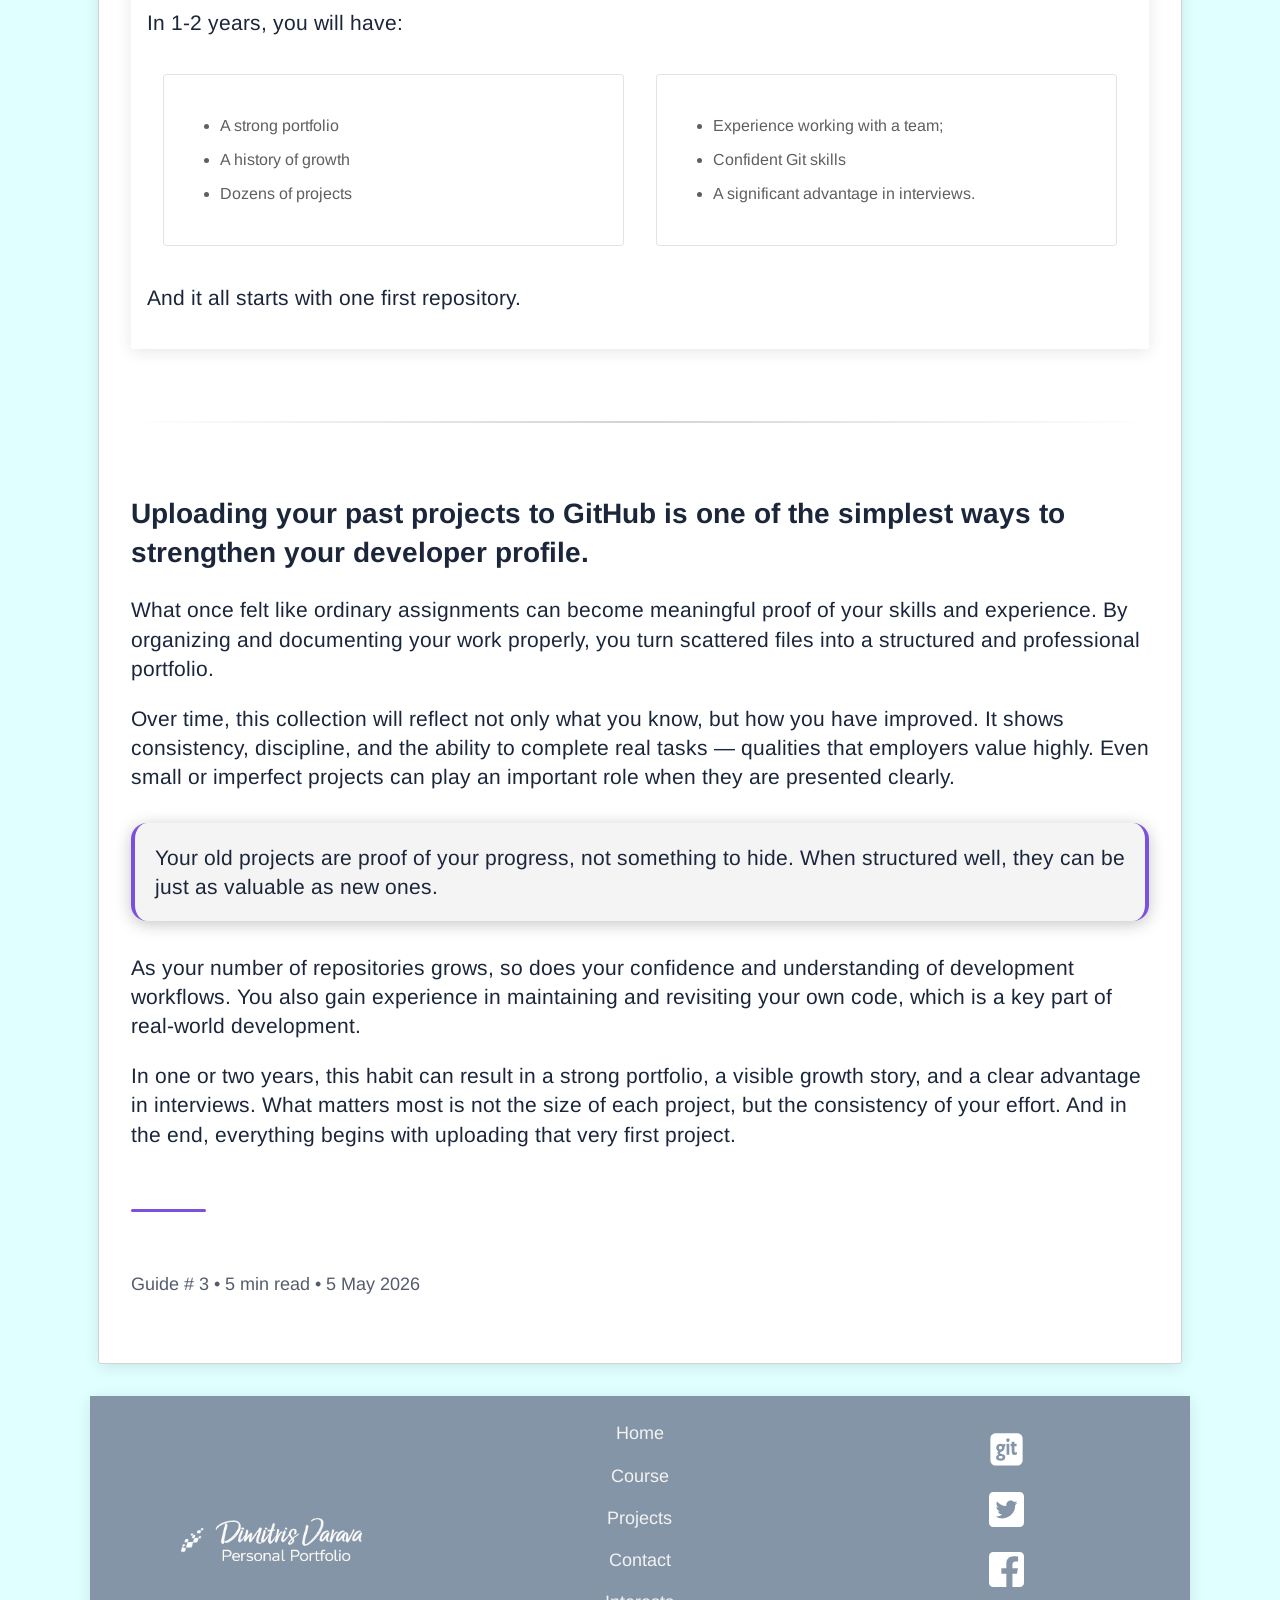
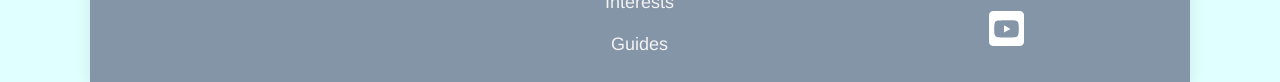
<file: guides/turning-past-projects-into-a-github-portfolio.html>
<!DOCTYPE html>
<html lang="en">
    <head>
        <meta charset="UTF-8">
        <meta name="viewport" content="width=device-width, initial-scale=1.0">
        <title>Experience - Dmytro Varava - Personal project</title>
        <link rel="icon" type="image/x-icon" href="../images/favicon.ico">
        <link href="../css/style.css" rel="stylesheet">

    </head>

    <body>

    <div class="grid-container">
        <header>
            <nav class="topnav" id="topnav">

                <div class="topnav-inner">

                    <div class="logo-link">
                        <a href="../index.html"><img class="logo" src="../images/logo.png" alt="Logo"></a>
                    </div>

                    <div class="nav-links" id="navLinks">
                        <a href="../index.html" >Home</a>
                        <a href="../course.html">Course</a>
                        <a href="../projects.html">Projects</a>
						<a href="../contact.html">Contact</a>
                        <a href="../interests.html">Interests</a>
						<!-- <a href="../experience.html">Experience</a> -->
                        <a href="../guides.html">Guides</a>
                    </div>

                    <button
                    class="menu-btn"
                    id="menuBtn"
                    type="button"
                    aria-label="Toggle navigation menu"
                    aria-controls="navLinks"
                    aria-expanded="false"
                    >
                    <!-- Inline SVG hamburger icon -->
                    
                    <svg viewBox="0 0 24 24" aria-hidden="true" focusable="false">
                        <path d="M3 6h18M3 12h18M3 18h18" fill="none"
                            stroke="currentColor" stroke-width="2" 
                            stroke-linecap="round"/>
                    </svg>
                    </button>

                </div>
            </nav>
        </header>

        <main class="guides-page-container">

            <div class="guide-hero">
                <h1>Turning Past Projects into a GitHub Portfolio</h1>
                <p class="guide-subtitle">Transform your past work into a powerful demonsration of your experience.</p>
            </div>

            <div class="guides-container">
                <!-- Introduction -->

                <section class="article-text-area">

                    <p>Many beginner developers focus only on new projects, believing that older work is no longer relevant. 
                        However, this is a missed opportunity. Projects you completed during your studies already represent real effort, 
                        learning, and problem-solving experience. Instead of leaving them forgotten on your computer, you can turn them 
                        into valuable assets by uploading them to GitHub.</p>

                    <p>Special attention should be given to organizing and presenting these past projects properly. 
                        Even simple assignments can demonstrate your understanding of key concepts and your ability to complete tasks. 
                        Employers are often interested not only in what you can do now, but also in how you have progressed over time.</p>

                    <p>By adding your previous work to GitHub, you begin to build a clear and structured history of your development. 
                        This helps you see your own growth while also showing others your journey. It also allows you to revisit and 
                        improve older projects, which is an important skill in itself.</p>

                    <p>This guide will walk you through how to upload, organize, and present your past academic work in a professional way. 
                        The goal is to make sure that nothing you have done goes to waste and that every project contributes to your future career.</p>

                </section>

                <div class="section-divider"></div>

                <!-- Section -->

                <section>

                    <h2>How do I add projects that have already been completed during the school year?</h2>

                    <div class="highlight-box">
                        <h3>Your Past Work Still Matters</h3>
                        <p>Projects you’ve already completed are not outdated — they represent your real learning and experience. <br><br>
                            When properly organized, even simple assignments can become valuable parts of your portfolio.</p>
                    </div>

                </section>
                            
                <section class="section-card-separate-list">

                    <!-- Section -->

                    <p class="main-subtitle">It's a great idea to add projects you've already completed. 
                        <br><br>
                        Old projects are already your experience. 
                        They should definitely be moved to GitHub. 
                        <br><br> 
                        What can you upload? Almost everything:</p>

                    <div class="list-section-left">
                        <p></p>

                        <ul>
                            <li>Frontend</li>
                            <li>Backend</li>
                            <li>SQL Projects</li>
                            <li>Telegram Bots</li>
                            <li>Laboratories</li>
                            <li>Coursework</li>
                            <li>Thesis Sections</li>
                            
                        </ul>
                    </div>

                    <div class="list-section-right">
                        <p></p>

                        <ul>
                            <li>Parsers</li>
                            <li>Analitics Projects</li>
                            <li>Data Science</li>
                            <li>API</li>
                            <li>Mobile Apps</li>
                            <li>Pet Projects</li>
                            <li>Team Projects</li>
                        </ul>
                    </div>

                </section>

                <div class="section-divider"></div>
                
                <h2>How to properly format an old project?</h2>


                <div class="guide-sections">

                    <!-- Section -->

                    <section class="guide-section-left">

                        <h3>Step 1. Clean up the project</h3>
                        <p>Remove everythinng that is not important.</p>

                        <p>Before uploading:</p>

                        <ul>
                            <li>Delete unnecessary files</li>
                            <li>Clean up junk</li>
                            <li>Delete temporary folders</li>
                            <li>Hide passwords and keys</li>
                            <li>Check the structure</li>
                        </ul>

                    </section>

                    <!-- Section -->
                    
                    <section class="guide-section-right">

                        <h3>Step 2. Add a README</h3>
                        <p>Even an old project needs a README.</p>

                        <p>It needs to explain:</p>

                        <ul>
                            <li>What it is</li>
                            <li>When it was created</li>
                            <li>What discipline it covers</li>
                            <li>What technologies were used</li>
                            <li>What problems it solved</li>
                        </ul>

                    </section>

                    <!-- Section -->
                    
                    <section class="guide-section-left">

                        <h3>Step 3. Create a separate repository</h3>
                        <p>All projects in one repository gives the 
                            impression of a disorganized approach to work.</p>

                        <ul>
                            <li>Don't put everything in one repository.</li>
                            <li>Each project should be separate.</li>
                            
                        </ul>

                        <p>This looks professional.</p>

                    </section>

                    <!-- Section -->
                    
                    <section class="guide-section-right">

                        <h3>Step 4. Add a project history</h3>
                        <p>You can write:</p>


                        <ul>
                            <li>Second-year project</li>
                            <li>Developing a REST API for a library management system</li>
                            <li>Used Java, Spring Boot, PostgreSQL</li>
                        </ul>
                        
                        <p>This greatly increases the project's value.</p>

                    </section>
                </div>

                <div class="section-divider"></div>

                <h2>How will GitHub help you in the future?</h2>

                <section class="section-card-separate-list">

                    <!-- Section -->

                    <p class="second-subtitle">In 1-2 years, you will have:</p>

                    <div class="list-section-left">
                        <ul>
                            <li>A strong portfolio</li>
                        	<li>A history of growth</li>
                        	<li>Dozens of projects</li>
                        </ul>
                    </div>

                    <div class="list-section-right">
                        <ul>
                            <li>Experience working with a team;</li>
                            <li>Confident Git skills</li>
                            <li>A significant advantage in interviews.</li>

                        </ul>
                    </div>

			        <p class="last-subtitle">And it all starts with one first repository.</p>

                </section>


                <div class="section-divider"></div>

                <!-- Section -->

                <section class="article-text-area">

                    <h2>Uploading your past projects to GitHub is one of the simplest ways to strengthen your developer profile. </h2>

                    <p>What once felt like ordinary assignments can become meaningful proof of your skills and experience. 
                        By organizing and documenting your work properly, you turn scattered files into a structured 
                        and professional portfolio.</p>

                    <p>Over time, this collection will reflect not only what you know, but how you have improved. 
                        It shows consistency, discipline, and the ability to complete real tasks — qualities that employers value highly. 
                        Even small or imperfect projects can play an important role when they are presented clearly.</p>

                    <p class="highlight-box">Your old projects are proof of your progress, 
                        not something to hide. When structured well, they can be just as valuable as new ones.</p>

                    <p>As your number of repositories grows, so does your confidence and understanding of development workflows. 
                        You also gain experience in maintaining and revisiting your own code, which is a key part of real-world development.</p>

                    <p>In one or two years, this habit can result in a strong portfolio, a visible growth story, 
                        and a clear advantage in interviews. What matters most is not the size of each project, but 
                        the consistency of your effort. And in the end, everything begins with uploading that very first project.</p>
                    
                </section>

                <div class="section-divider-accent"></div>

                <p class="meta">Guide # 3 • 5 min read • 5 May 2026</p>

            </div>
                
        </main>

        <footer class="footer-container">
			<div class="logo-box">
				<a href="../index.html"><img class="logo" src="../images/new-logo.png" alt="Logo"></a>
			</div>

			<div class="menu-box">
				<a href="../index.html">Home</a></br>
                <a href="../course.html">Course</a></br>
				<a href="../projects.html">Projects</a></br>
                <a href="../contact.html">Contact</a></br>
				<a href="../interests.html">Interests</a></br>
                <!-- <a href="experience.html">Experience</a> -->
                <a href="../guides.html">Guides</a></br>
			</div>

			<div class="icons-box">
                <a href="https://github.com/DimitrisVarava/" target="_blank"><img src="../images/github.svg" alt="GitHub Website"></a>
				<a href="https://twitter.com/" target="_blank"><img src="../images/twitter.svg" alt="Twitter Website"></a>
                <a href="https://www.facebook.com/" target="_blank"><img src="../images/facebook.svg" alt="Facebook Website"></a>
                <!-- <a href="https://www.instagram.com/" target="_blank"><img src="images/instagram.svg" alt="Instagram"></a> -->
                <a href="https://www.youtube.com/" target="_blank"><img src="../images/youtube.svg" alt="YouTube Website"></a>
			</div>
		</footer>


    </div>
    
    <!-- Script for Gamburger Menu -->
		<script>
			const topnav = document.getElementById("topnav");
			const menuBtn = document.getElementById("menuBtn");
			
			menuBtn.addEventListener("click", () => { topnav.classList.toggle("is-open");});
		</script>

    </body>

</html>
</file>
<file: css/style.css>
/* Font */

@import url('https://fonts.googleapis.com/css2?family=Arimo:ital,wght@0,400..700;1,400..700&display=swap');

@font-face {
	font-family: "Arimo";
	src: url("../font/Arimo-Regular.woff2") format("woff2");
	font-weight: 400;
	font-style: normal;
	font-display: swap;
}

@font-face {
	font-family: "Arimo";
	src: url("../font/Arimo-Bold.woff2") format("woff2");
	font-weight: 700;
	font-style: normal;
	font-display: swap;
}

	/* Changes how the browser calculates the size of elements, preventing many common layout bugs.*/

* { 
	box-sizing: border-box;
}

body {
	font-family: "Arimo", "Roboto", sans-serif;
	font-weight: 300;
	color:  #5f5f5f;
	background-color: lightcyan;
	margin: 0;
	line-height: 1.4;
}

.grid-container { 
	display: grid;
    grid-template-columns: repeat(12,1fr);
	width: min(1100px, 100%);
	margin: 0 auto;
	/* gap: 1rem; */
	/* padding: 1rem; */
}

.grid-container >* {
	grid-column: span 12;
}

.index-page-container,
.contact-page-container {
	margin: 2rem 0.25rem;
}

.course-page-container,
.projects-page-container {
	margin: 0 0.25rem 2rem;
}

.interests-page-container,
.guides-page-container {
	margin: 0 0.25rem;
}

h1 {
	font-size: 2rem;
	margin-bottom: 1rem;
	color: #1b263b;
}

/*
h2 {
  margin-top: 40px;
  font-size: 28px;
}

h3 {
  margin-top: 24px;
  font-size: 20px;
  color: #444;
} 
*/

h2 {
	font-size: 1.75rem;
	color: #1b263b;
}

h3 {
	font-size: 1.5rem;
	color: #1b263b;
}

h4 {
	font-size: 1.15rem;
	color: rgba(27, 38, 59, 0.75);
}

p {
	font-size: 1.3rem;
	color: #1b263b;
}

p.meta {
	font-size: 1.15rem;
	color: rgba(27, 38, 59, 0.75);
}

img {
	display: block;
	max-width: 100%;
	height: auto;
	margin: auto;	
}

img.logo {
	height: auto;
	max-width: 200px;
	border-radius: 0.15rem;
	display: block;
	padding: 0;
}


	 /* ---------- Basic Style for Mobile - Display Width - 430 px ---------- */

	 /* Main Page */


.welcome-container {
	background-color: rgba(255, 255, 255, 0.9);
	padding: 0.5rem;
    border: 1px solid lightgrey;
    border-radius: 0.2rem;
    box-shadow: 0 3px 16px rgba(26, 26, 26, .1);
}

.welcome-container img {
	border-radius: 300px;
	padding: 3rem;
}

.welcome-left{
	margin: auto;
}

.welcome-right {
	padding: 2rem 1.5rem;
}

.welcome-right a {
	margin: 3rem 0;
}


	/* Style fo Cards on the Course Page */


.page-title {
	text-align: center;
}

.semester-title {
	color: #1b263b;
	margin: 2rem;
}

.module-card {
	background: #fff;
	margin: 0.5rem 0; /* New */
	padding: 1rem;
	border: 1px solid lightgrey; /* New */
	border-radius: 0.2rem; /* Changed */
	box-shadow: 0 3px 16px rgba(26, 26, 26, .1);
}

.module-card:hover {
	/* transform: translateY(-5px);  Changed */
	border: 1px solid lightgrey;
	box-shadow: 0 5px 25px rgba(26, 26, 26, .3);
}

.module-title {
	font-size: 1.3rem;
	/* color: #000; */
	color: #1b263b;
	margin: 0.75rem 0 0.5rem;
}

.module-desc {
	margin: 0.5rem 0 0;
}


	/* Styles for Projects Page */


.projectsPage h1,
.projectsPage h2 {
	margin: 0.5rem 0;
}

.mainImage {
    box-shadow: 0 3px 16px rgba(26, 26, 26, .1);
}

.mainImage:hover {
    opacity: 1.0;
    box-shadow: 0 3px 16px rgba(26, 26, 26, .2);
}

.messageDisplay, 
.linksDisplay, 
.thumbnailsDisplay {
	text-align: center;
}

.projectsPage p {
	margin: 1.5rem auto;
}

.thumbnails{
	display: none;
	/*display: inline;*/
    opacity: 0.5;
	border-radius: 3px;
    box-shadow: 0 3px 16px rgba(26, 26, 26, .15);
}

.swap-image-link {
	display: inline;
	max-width: 155px;
    font-size: 1.1rem;
    text-decoration: none;
    color: rgb(255, 255, 255);
    background-color: #8595a8;
    border: 1px solid lightgray;
    border-radius: 0.25rem;
    padding: 0.5rem 2.5rem;
    margin: 15rem 0;
    box-shadow: 0 3px 16px rgba(26, 26, 26, .15);
}

.swap-image-link:hover{
	color: #1b263b;
    background-color: #cdd4db;
    border: 1px solid gray;
    box-shadow: 0 5px 25px rgba(26, 26, 26, .3);
}


	/* Styles for Contact Page - Standart Style for Mobile */


.contact-page{
	background: #fff;
    padding: 1rem;
    border: 1px solid lightgrey;
    border-radius: 0.2rem;
    box-shadow: 0 3px 16px rgba(26, 26, 26, .1);
}

.contact-page a {
	color: #1b263b;
	text-decoration: none;
}

.contact-page-info {
	margin: 0.5rem;
	padding: 0 1rem 1.5rem;
	/* background-color: #f8ffd2; - just for work */
}

.contact-page-info p{
	padding: 1.5rem 0;
}

.contact-page-info a {
	font-size: 1.5rem;
}

.contact-page-form {
	margin: 0.5rem;
	padding: 1rem 1rem;
	/* background-color: #c1ffc5; - just for work */
}

.contact-form {
	display:grid;
	grid-template-columns: 1fr;
	gap: 1.5rem 0;
	margin: 2.5rem 0 0;
}

.form-group {
	display:flex;
	flex-direction: column;
} 

.contact-form textarea,
.contact-form input {
	padding:0.6rem;
	border:1px solid #ccc;
	border-radius:3px;
	font-size:1rem;
}

.contact-form button{
	display: grid;
	grid-column: 2;
	max-width: 15rem;
	margin: 1rem 0 0;
	padding: 0.5rem 3rem;
	color: #f2f2f2;
	font-size: 1.1rem;
	background-color: #8595a8;
	border: none;
}

.contact-page input {
	color: #1b263b;
}

a.buttons {
	text-decoration: none;
	margin:3rem 0 1rem;
	padding: 0.5rem 2.7rem;
	color: #f2f2f2;
	font-size: 1.1rem;
	background-color: #8595a8;
	box-shadow: 0 3px 16px rgba(26, 26, 26, .1);
	border: none;
	border-radius: 0.15rem;
}

a.buttons:hover{
	background-color: #cdd4db;
	color: #1b263b;
	box-shadow: 0 5px 25px rgba(26, 26, 26, .15);
} 


	/* Styles for Interests Page */


.interests-container-1, 
.interests-container-2 {
	display: grid;
	grid-column: span 12;
	background-color: #fff;
	margin: 2rem 0;
	padding: 0.5rem;
    border: 1px solid lightgrey;
    border-radius: 0.2rem;
    box-shadow: 0 3px 16px rgba(26, 26, 26, .1);
	}

.interests-left{
	/* margin: auto; */
	margin: 1rem;
	}

.interests-right{
	padding: 0 1rem;
}

.interests-last-paragraph-right,
.interests-last-paragraph-left {
	padding: 0 1rem 1rem;
	margin: 0;
}

.interests-last-paragraph {
	display: none;
}


	/* Styles for Guides Page*/


.guides-container {
	display: grid;
	grid-column: span 12;
	background-color: #fff;
	margin: 2rem 0;
	padding: 2rem 1.5rem;
    border: 1px solid lightgrey;
    border-radius: 0.2rem;
    box-shadow: 0 3px 16px rgba(26, 26, 26, .1);
	}

.guide-hero {
	text-align: center;
	margin: 2.5rem auto 2.5rem;
	max-width: 700px;
}

.guide-section-left, 
.guide-section-right {
	margin: 0;
}

.guide-section-left,
.guide-section-right,
.section-card,
.section-card-separate-list {
	padding: 1rem;
	border-radius: 0.2rem;
	box-shadow: 0 3px 16px rgba(26, 26, 26, .1);
	margin:1.5rem 0;
}

.list-section-three-left,
.list-section-three-midle,
.list-section-three-right {
	padding: 1rem;
	border-radius: 0.2rem;
	box-shadow: 0 3px 16px rgba(26, 26, 26, .1);
	margin:1.5rem 0;
}

.list-section-left {
	margin: 1rem;
	padding: 1rem;
	border-radius: 0.2rem;
	border: 1px solid rgba(133, 149, 168, 0.25);
}

.list-section-right {
	margin: 1rem;
	padding: 1rem;
	border-radius: 0.2rem;
	border: 1px solid rgba(133, 149, 168, 0.25);
}

.last-subtitle-three {
		padding-top: 0.5rem;
	}

ul {
  padding-left: 2.5rem;
  margin: 1.5rem 0;
}

li {
  margin-bottom: 0.7rem;
}

.meta {
	font-size: 0.9rem;
}


	/* Styles for Footer */


.footer-container {
	background-color: #8595a8;
	box-shadow: 0 3px 16px rgba(26, 26, 26, .1); /* New */
}

.logo-box {
	margin: 1.5rem auto;
}

.menu-box{
	margin: 1.5rem auto;
	text-align: center;	
}

.menu-box > a{
	display: inline-block;
	text-decoration: none;
	font-size: 1.1rem;
	color: #f2f2f2;
	padding: 0.5em 0;
}

.icons-box{
	margin: 1.5rem auto;
	text-align: center;	/* New */
}


	/* New Part for Footer */

.icons-box > a{
	display: flex;
	flex-direction: column;
	text-decoration: none;
	font-size: 1.1rem;
	color: #f2f2f2;
	padding: 0.7em 0;
}

.icons-box img{
	display: block;
	width:35px;
	height:auto;
	margin: auto;
}

.footer-container {
	display: grid;
	grid-template-columns: 6fr 6fr;
}

.logo-box {
		grid-column: span 12;
		margin: auto;
	}


	/* --- Extra Styles --- */


.highlight-box {
	padding: 1.25rem;

	/* border-left: 4px solid #8595a8;
	border-right: 4px solid #8595a8; */

	border-left: 4px solid #7a51da;
	border-right: 4px solid #7a51da;
	background-color: rgba(238, 238, 238, 0.63);
	border-radius: 1rem;
	margin: 2rem 0;
	box-shadow: 0 3px 16px rgba(26, 26, 26, .25);
}

	/* Sections Dividers */

	/* Main Divider for Sections with soft gradient */

.section-divider {
	height: 2px;
	margin: 3rem 0;
	background: linear-gradient(
    	to right,
    	transparent,
    	lightgrey,
    	transparent);
}

	/* Short Devider to create an Accent*/


.section-divider-accent {
	height: 3px;
	width: 75px;
	/* background: #4f46e5; */
	background: #7a51da;
	margin: 40px 0;
	border-radius: 2px;
}

	/* Other types of Dividers - Do not use it yet */

.section-divider-modern {
	height: 1px;
	margin: 48px 0;
	background: linear-gradient(
		to right,
		transparent,
		#e5e7eb,
		transparent
	);
}

.section-divider-minimalism {
	height: 1px;
	background: #e5e7eb;
	margin: 48px 0;
}


	/* Hovers */


.thumbnails:hover {
    opacity: 1.0;
    transform: translateY(-5px); 
	box-shadow: 0 3px 16px rgba(26, 26, 26, .3);
}

button:hover{
	background-color: #cdd4db;
	color: #1b263b;
	box-shadow: 0 5px 25px rgba(26, 26, 26, .15);
} 

.guide-section-left:hover,
.guide-section-right:hover,
.section-card:hover,
.section-card-separate-list:hover,
.list-section-three-left:hover,
.list-section-three-midle:hover,
.list-section-three-right:hover {

	box-shadow: 0 5px 25px rgba(26, 26, 26, .20);
}

.list-section-left:hover,
.list-section-right:hover {

	box-shadow: 0 5px 25px rgba(26, 26, 26, .1);
}


	/* --- Media Styles --- */

	 /* --- Standart Tablet Display --- */

@media (width > 430px)
{
	.contact-page{
		margin: 0;
	}

	.contact-page-info {
		margin: 0.5rem;
		padding: 1rem 2rem;
	}

	.contact-page-form button{
		grid-column: 2/3;
		max-width: 175px;
	}
	.form-label{
		margin: 0;
		padding-top: 0.7rem;
	}

	.form-input {
		margin: 0;
	}

	.main-page main{
		/* min-height: 60vh; */
		background-image: url('../images/workspace.png');
		background-repeat: no-repeat;
		background-size: cover;
		background-position: center;
		margin: 2rem 0.5rem;
	}

	.guides-container {
		padding: 3rem 2rem;
	}

}


@media (width > 600px)
{
	.welcome-container {
		margin: 3rem;
	}

	.welcome-right {
		margin: 3rem;
    	padding: 2rem 1.5rem;
	}

	.module-card-template { /* Changed */
		display: grid;
		grid-template-columns: 6fr 6fr; /* Changed */
	}

	.module-card {
		margin: 0.5rem;
	}

	.footer-container {
		display: grid;
		grid-template-columns: 4fr 4fr 4fr;
	}

	.logo-box {
		grid-column: 1/2; /* New */
		margin: auto;
	}

	.menu-box { /* New */
		margin: auto;
	}

	.icon-box { /* New */
		margin: auto;
	}

	.thumbnails {
		display: inline;
	}
	
	.swap-image-link {
		display: inline;
		margin: 2.5rem 3rem;
	}

	.thumbnailsDisplay {
		padding: 0 2rem;
	}

	.module-title { 
		/* Alligning headings in Cardss on Course Page - When displaing two or tree cards in a row */
		min-height: 3.7rem;
	}

	.contact-form{
		grid-template-columns: 2fr 4fr;
		gap:2.25rem;
		margin: 2.5rem 0;
	}

	.contact-page-info{
		margin: 1rem;
		padding: 1rem 1.5rem;
	}

	.contact-page-form{
		margin: 1rem 0.5rem;
	}
	
	.contact-page-info p{
		font-size: 1.3rem;
		padding: 2.5rem 0;
	}

	.contact-page-info a{
		font-size: 1.5rem;
	}

}

	/* --- Tablet Displays - 768 px --- */

@media (width > 760px) {

	.grid-container { 
		/* gap: 1.7rem; */
		padding: 0;
	}

	.linksDisplay {
		margin: 2.5rem auto;
	}

	.course-page-container {
		margin: 0 0 1.5rem;
	}

	.projects-page-container,
	.contact-page-container {
		margin: 2rem 0.5rem;
	}

	.interests-page-container,
	.guides-page-container {
		margin: 0 0.5rem;
	}

	.guide-sections {
		display: grid;
		grid-template-columns: 6fr 6fr;
	}

	.guide-section-left {
		margin-right: 1rem;
	}

	.guide-section-right {
		margin-left: 1rem;
	}

	.list-minimum-hight {
		min-height: 17.5rem;
	}

	.section-card-separate-list {
		display: grid;
		grid-template-columns: 1fr 1fr;
		padding: 1rem;
		border-radius: 0.2rem;
		box-shadow: 0 3px 16px rgba(26, 26, 26, .1);
		margin: 1.5rem 0;
	}

	.main-subtitle {
		grid-column: 1 / 3;
	}

	.list-section-left {
		grid-row: 3 / 4;
		grid-column: 1 / 2;
		margin: 1rem;
		padding: 1rem;
		border-radius: 0.2rem;
		border: 1px solid rgba(133, 149, 168, 0.25);
	}

	.list-section-right {
		grid-row: 3 / 4;
		grid-column: 2 / 3;
		margin: 1rem;
		padding: 1rem;
		border-radius: 0.2rem;
		border: 1px solid rgba(133, 149, 168, 0.25);
	}
	
	.second-subtitle{
		grid-row: 1 / 2;
		grid-column: 1 / 3;
	}

	.last-subtitle {
		grid-row: 4 / 5;
		grid-column: 1 / 3;
	}
	.last-subtitle {
		grid-row: 4 / 5;
		grid-column: 1 / 3;
	}

	.last-subtitle-three {
		grid-row: 2/ 3;
		grid-column: 1 / 4;
	}

	.guide-sections-three {
		display: grid;
		grid-template-columns: 4fr 4fr 4fr;
	}

	.list-section-three-left {
		margin-right: 0.5rem;
	}

	.list-section-three-midle {
		margin-left: 0.5rem;
		margin-right: 0.5rem;
	}
	
	.list-section-three-right {
		margin-left: 0.5rem;
	}

	.interests-left{
		margin: auto;
		padding: 1.5rem;
	}

	.interests-container-1 {
		display: grid;
		grid-template-columns: 5fr 7fr;
	}

	.interests-container-2 {
		display: grid;
		grid-template-columns: 7fr 5fr;
	}

	.interests-last-paragraph-right {
		grid-row: 2 / 3;
		grid-column: 1 / 13;
		/* padding: 0 1.5rem 1.5rem; */
	}

	.interests-last-paragraph-left {
		grid-row: 2 / 3;
		grid-column: 1 / 13;
		/* padding: 0 1.5rem 1.5rem; */
	}
	
}

	/* --- My iPad 9 Display Portait - 810 px --- */

@media (width > 800px)
{
	.welcome-container {
		display: grid;
		grid-template-columns: 5fr 7fr;
		margin: 10rem 3rem;
    	padding: 2rem;
	}

	.welcome-container img {
    	border-radius: 300px;
    	padding: 0;
	}

	.welcome-right {
        margin: 1rem;
        padding: 2rem 1.5rem;
    }
	
	.thumbnailsDisplay {
		padding: 0 2.5rem;
	}
	
	.contact-page{
		display: grid;
		grid-template-columns: 6fr 6fr;
	}

	/* 
	.contact-page-form{
		padding: 0 1rem;
	} 
	*/

	.contact-form {
		margin: 0;
		gap: 1.5rem;
		padding: 2rem 0 0;
	}

	.contact-form button {
		margin: 3.25rem 0 0;
	}
	
	.guide-sections {
		display: grid;
		grid-template-columns: 6fr 6fr;
	}

	.guide-section-left {
		margin-right: 1rem;
	}

	.guide-section-right {
		margin-left: 1rem;
	}
	
	.list-minimum-hight {
		min-height: auto;
	}

}


	/* --- iPad 9 Display Landscape - 1080 px --- */
	/* --- iPad M5 Display Portrait - 1032 px --- */

@media (width > 1030px)
{
	.welcome-container {
    	margin: 13rem 3rem;
	}
	.module-card-template { /* Changed Part */
		display: grid;
		grid-template-columns: 4fr 4fr 4fr;
	}

	.thumbnailsDisplay { /* New Part */
		padding: 0 5rem;
	}
	
	.interests-container-1 {
		display: grid;
		grid-template-columns: 5fr 7fr;
	}

	.interests-container-2 {
		display: grid;
		grid-template-columns: 7fr 5fr;
	}

	.interests-last-paragraph-right {
		display: none;
	}

	.interests-last-paragraph-left {
		display: none;
	}

	.interests-last-paragraph {
		display: block;
	}


	.contact-page-info p {
        padding: 2.5rem 0 4.5rem;
    }

	.contact-form {
		margin: 0;
		padding: 0;
	}

	.contact-form button {
		margin: 0;
	}
}


	/* --- Max Display - More than 1100 px --- */


@media (width > 1100px){

	.contact-page-info p {
        padding: 2.55rem 0;
    }

}


	/* Nav (modern flexbox) */

.topnav {
	background-color: #8798a9;
	overflow: hidden;    /* ensures child elements don’t spill outside the rounded edges.*/
}

	  /* this creates spacing between the links and button. 
	  Even though they are never visible at the same time it is good practice 
	  as the layout should still work even if nothing is hidden*/
	 
	
.topnav-inner {
	display: flex;
	align-items: center;
	justify-content: space-between;
	gap: 0.5rem;
	padding: 0.25rem;
    }
	
.nav-links {
	display: flex;
	align-items: center;
	gap: 0.25rem; 
}

.nav-links a {
	display: inline-block;
	color: #f2f2f2;
	text-decoration: none;
	padding: 0.8em 1em;
	font-size: 1.1em;
	border-radius: 0.1rem;
}

.nav-links a:hover {
	background-color: #cdd4db;
	color: #1b263b;
}
	
.nav-links a.active {
	background-color: #93a2b2;
	color: #fff;
}


	/* Style for Burger Menu */
	
.menu-btn {
	display: none; /* shown on small screens */
	appearance: none;
	border: 0;
	background: transparent;
	color: #f2f2f2;
	padding: 0.6rem 0.75rem;
	/* Added border for Mobile menu button */
	border: 1px solid rgba(211, 211, 211, 0.5);
	border-radius: 0.2rem;
	margin-right: 0.5rem;
	cursor: pointer;
    }
	
.menu-btn:hover {
	background-color: #FFFFFF1F;
}

.menu-btn svg {
	display: block;
	width: 24px;
	height: 24px;
}


	/* Style for Menu with size less then 870 px - For Mobile or Tablet */

@media (max-width: 870px)
{
	.menu-btn {
		display: inline-flex; 
		align-items: center;
	}
	
	.nav-links {
		display: none;
		width: 100%;
		flex-direction: column;
		align-items: stretch;
	}
	
	.topnav.is-open .nav-links {
		display: flex;
	}
	.topnav.is-open .menu-btn {
		display: none;
	}
	
	.topnav a {
		width: 100%;
	}
}
</file>
